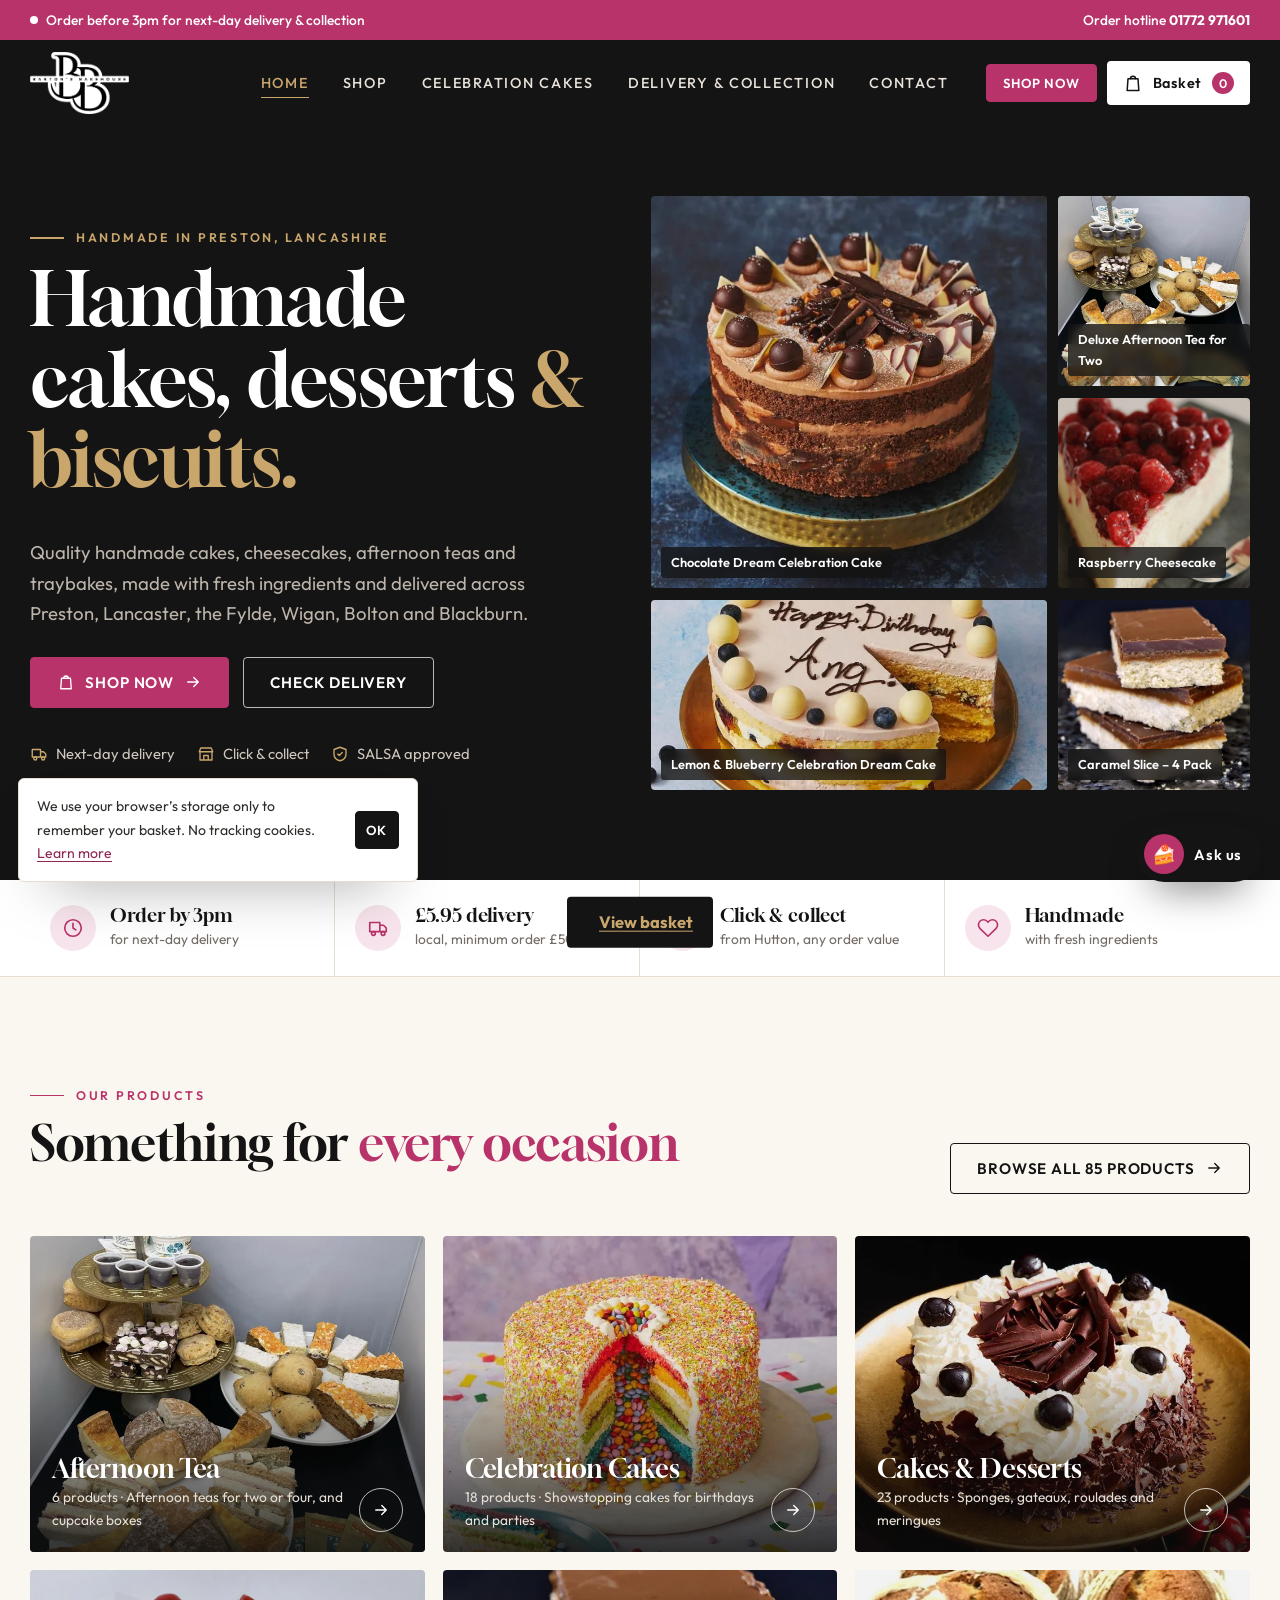
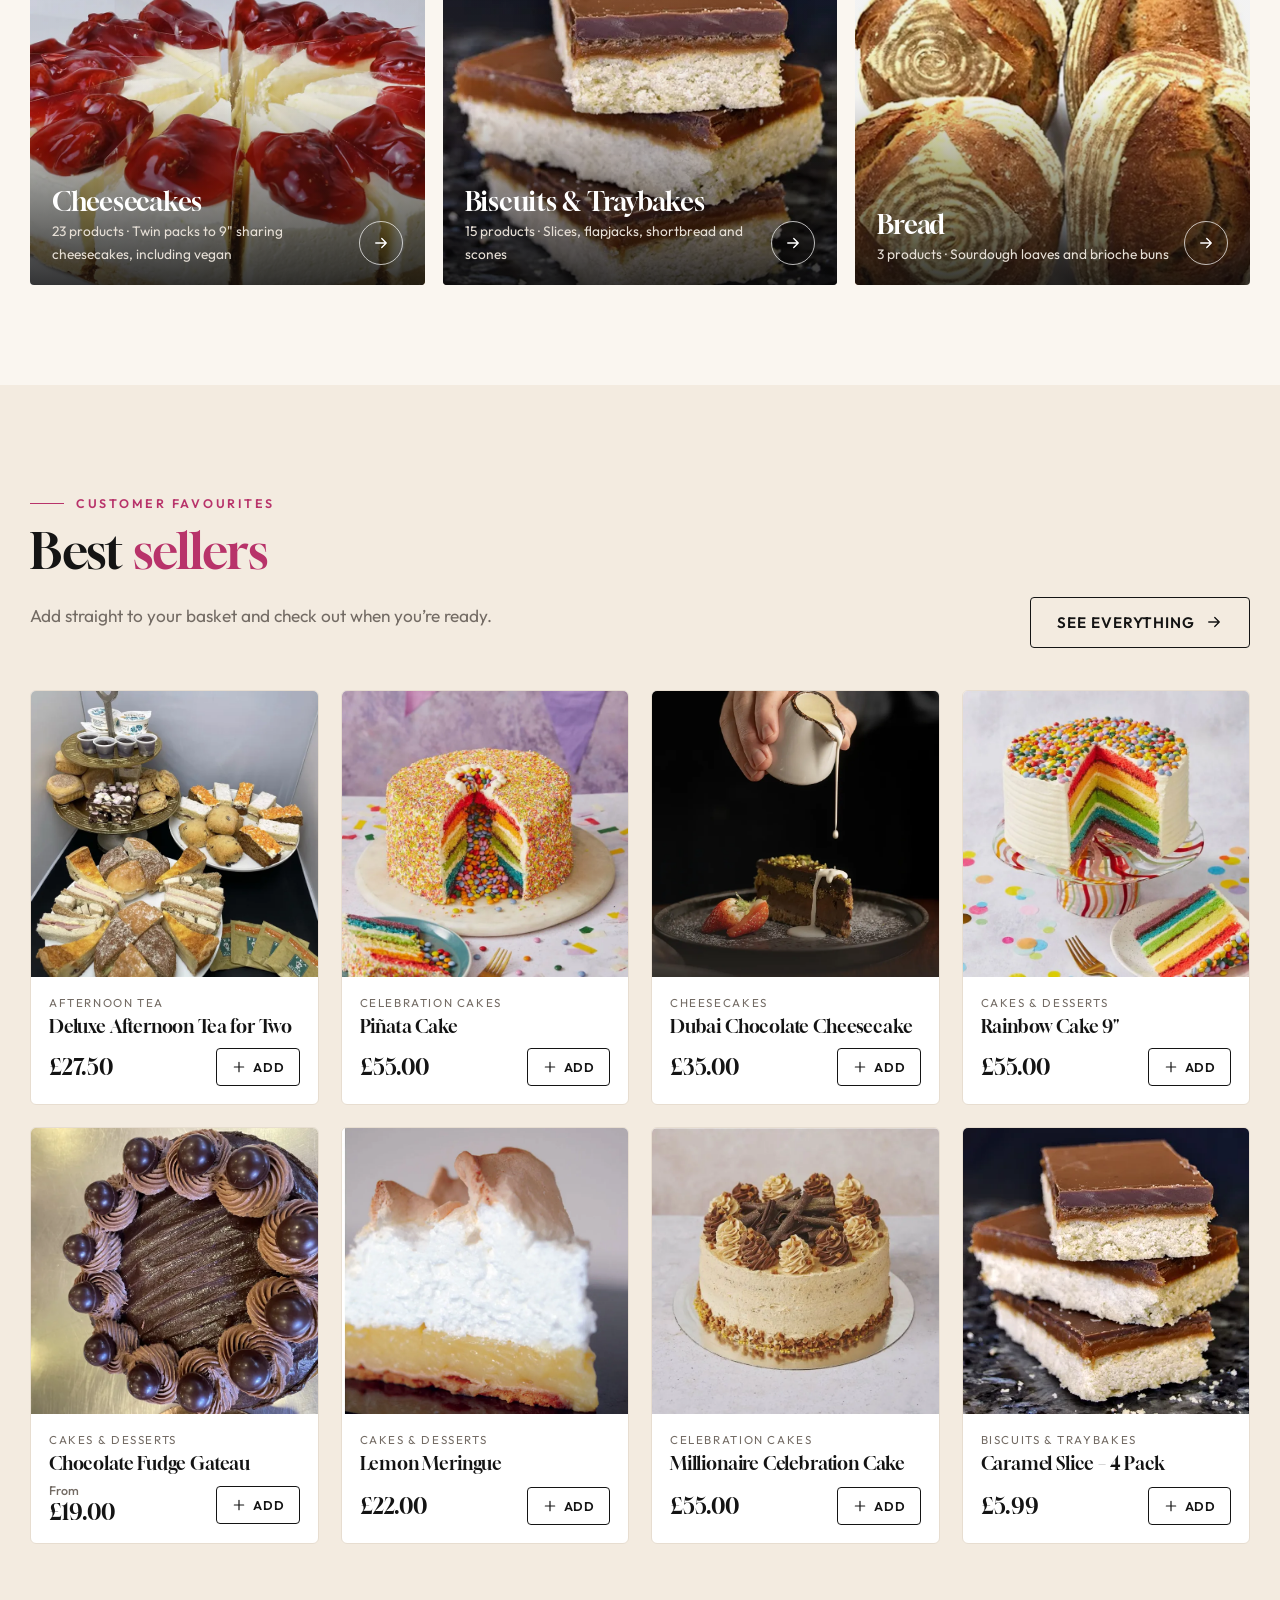
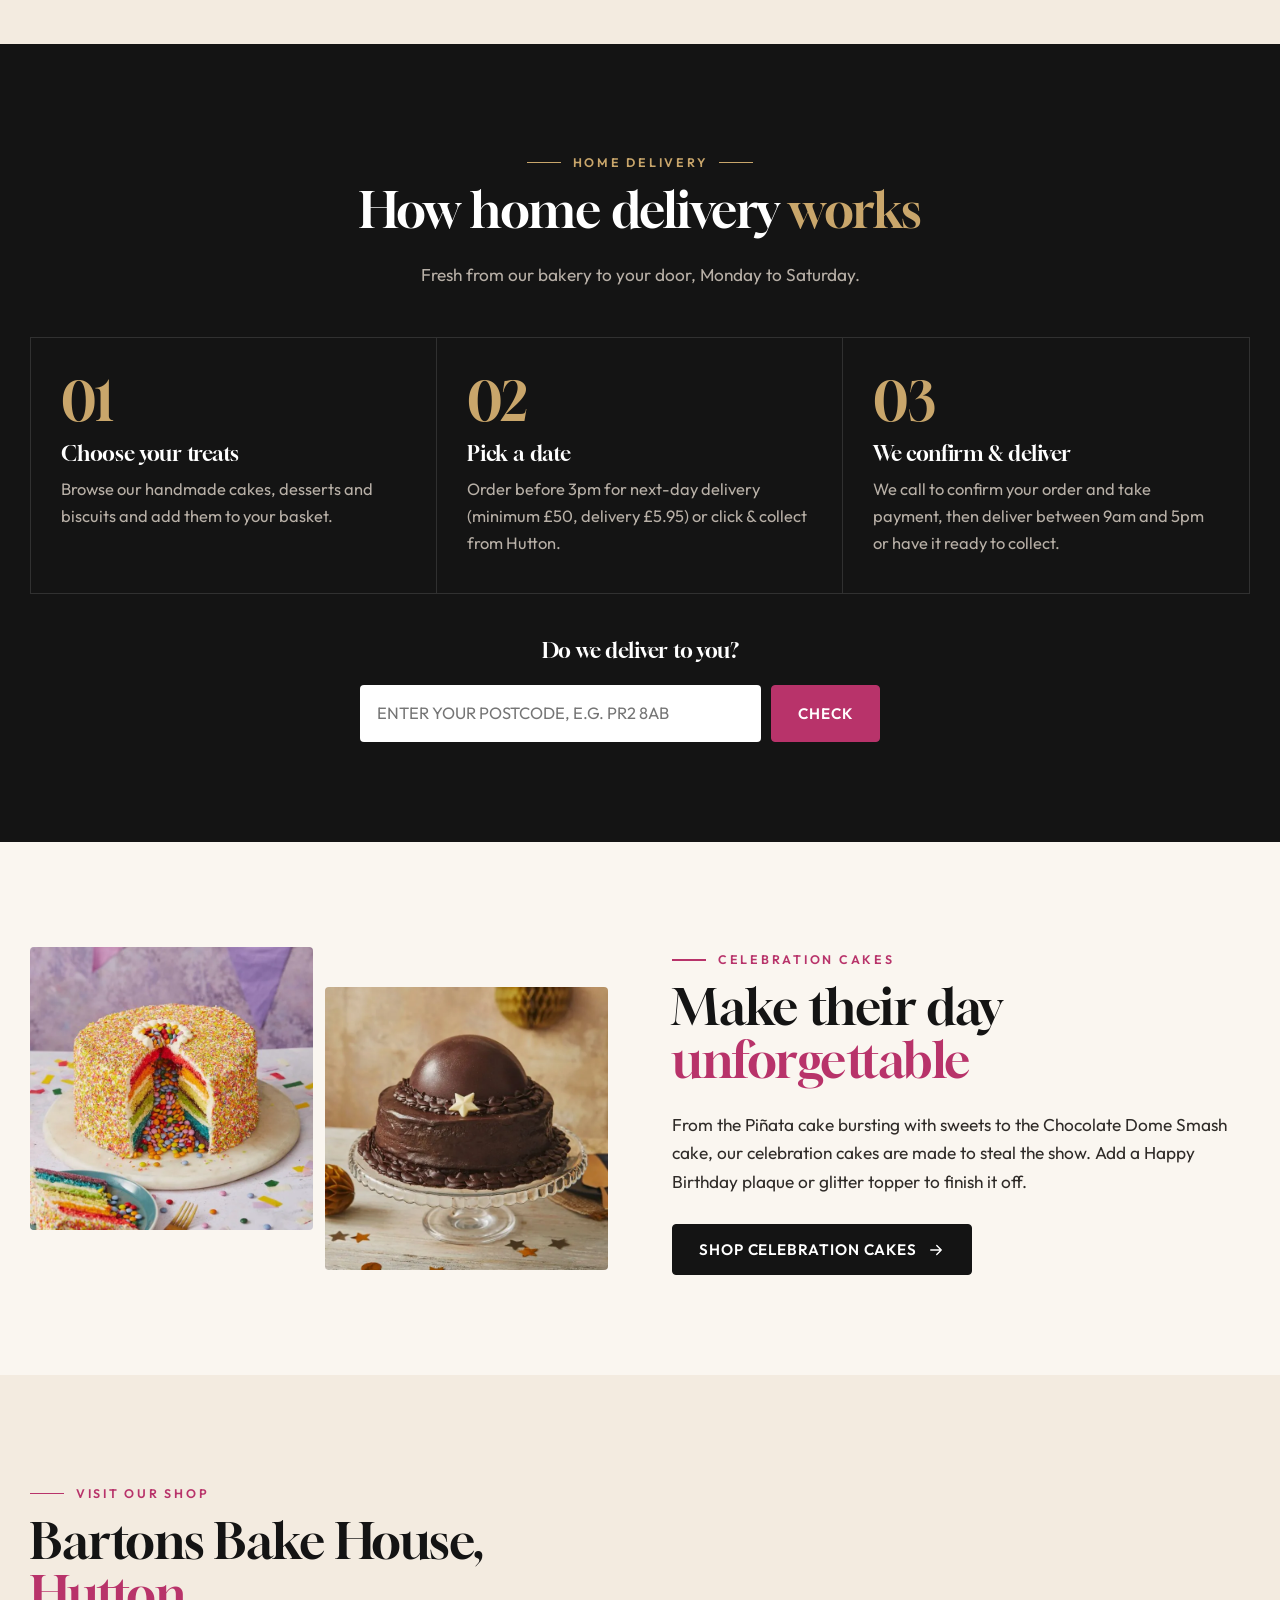
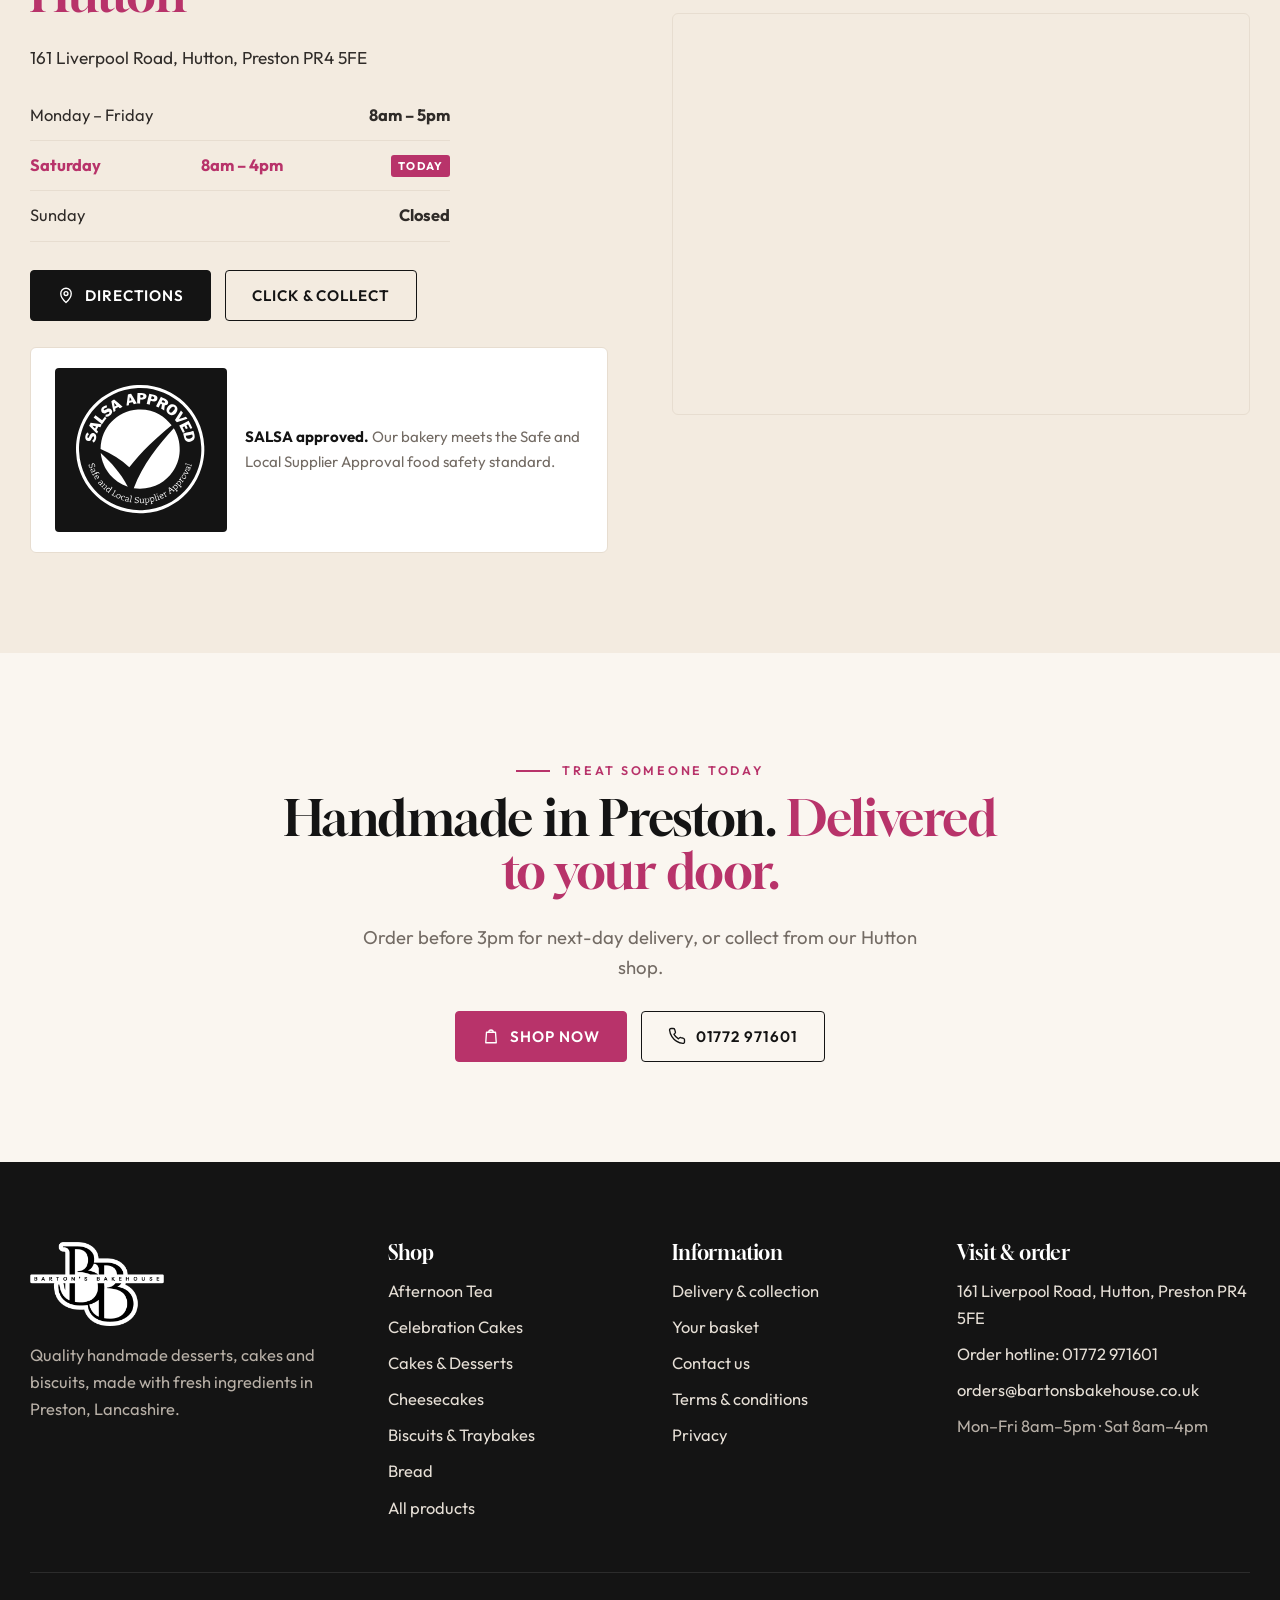
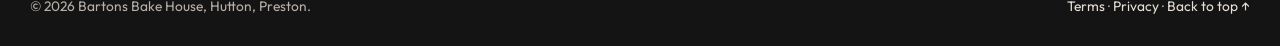
<file: bartons-bakehouse-WEBSITE (1)/index.html>
<!doctype html>
<html lang="en-GB" class="no-js">
<head>
<meta charset="utf-8">
<meta name="viewport" content="width=device-width, initial-scale=1, viewport-fit=cover">
<title>Bartons Bake House | Handmade Cakes, Desserts &amp; Biscuits in Preston</title>
<meta name="description" content="Handmade cakes, cheesecakes, afternoon teas and traybakes from Hutton, Preston. Order online before 3pm for next-day delivery across Preston, Lancaster, the Fylde, Wigan, Bolton and Blackburn, or click &amp; collect.">
<link rel="canonical" href="https://bartonsbakehouses.co.uk/">
<meta name="theme-color" content="#141414">
<meta property="og:type" content="website">
<meta property="og:site_name" content="Bartons Bake House">
<meta property="og:title" content="Bartons Bake House | Handmade Cakes, Desserts &amp; Biscuits in Preston">
<meta property="og:description" content="Handmade cakes, cheesecakes, afternoon teas and traybakes from Hutton, Preston. Order online before 3pm for next-day delivery across Preston, Lancaster, the Fylde, Wigan, Bolton and Blackburn, or click &amp; collect.">
<meta property="og:url" content="https://bartonsbakehouses.co.uk/">
<meta property="og:image" content="https://bartonsbakehouses.co.uk/og-image.jpg">
<meta property="og:locale" content="en_GB">
<meta name="twitter:card" content="summary_large_image">
<link rel="icon" href="favicon.png" type="image/png">
<link rel="apple-touch-icon" href="favicon.png">
<link rel="manifest" href="site.webmanifest">
<link rel="preconnect" href="https://fonts.googleapis.com">
<link rel="preconnect" href="https://fonts.gstatic.com" crossorigin>
<link href="https://fonts.googleapis.com/css2?family=Gloock&family=Outfit:wght@300;400;500;600;700&display=swap" rel="stylesheet">
<link rel="stylesheet" href="styles.css">
<script type="application/ld+json">{"@context": "https://schema.org", "@type": "Bakery", "name": "Bartons Bake House", "url": "https://bartonsbakehouses.co.uk", "telephone": "+441772971601", "email": "orders@bartonsbakehouse.co.uk", "image": "https://bartonsbakehouses.co.uk/og-image.jpg", "logo": "https://bartonsbakehouses.co.uk/favicon.png", "priceRange": "£", "address": {"@type": "PostalAddress", "streetAddress": "161 Liverpool Road, Hutton", "addressLocality": "Preston", "postalCode": "PR4 5FE", "addressCountry": "GB"}, "openingHoursSpecification": [{"@type": "OpeningHoursSpecification", "dayOfWeek": ["Monday", "Tuesday", "Wednesday", "Thursday", "Friday"], "opens": "08:00", "closes": "17:00"}, {"@type": "OpeningHoursSpecification", "dayOfWeek": "Saturday", "opens": "08:00", "closes": "16:00"}], "areaServed": ["Preston", "Lancaster", "Blackpool & the Fylde", "Wigan", "Bolton", "Blackburn, Darwen & Clitheroe"], "hasMap": "https://www.google.com/maps/search/?api=1&query=Bartons%20Bake%20House%2C%20161%20Liverpool%20Road%2C%20Hutton%2C%20Preston%20PR4%205FE"}</script>
<script defer src="site-config.js"></script>
<script defer src="main.js"></script>
<script defer src="chatbot.js"></script>
</head>
<body>
<a class="skip" href="#main">Skip to content</a>
<div class="topbar"><div class="wrap"><span class="cut">Order before 3pm for next-day delivery &amp; collection</span><span class="hide-s">Order hotline <a href="tel:+441772971601">01772 971601</a></span></div></div>
<header class="hdr">
  <div class="wrap hdr-in">
    <a class="logo" href="index.html" aria-label="Bartons Bake House home"><img src="bb-logo-light.png" alt="Bartons Bake House" width="468" height="294"></a>
    <nav class="nav" id="nav" aria-label="Main"><ul><li><a href="index.html" aria-current="page">Home</a></li><li><a href="shop.html">Shop</a></li><li><a href="shop.html?cat=celebration-cakes">Celebration Cakes</a></li><li><a href="delivery.html">Delivery & Collection</a></li><li><a href="contact.html">Contact</a></li>
      <li class="m-only"><a class="btn btn-rasp btn-block" href="shop.html"><svg viewBox="0 0 24 24" fill="none" stroke="currentColor" stroke-width="1.8" stroke-linecap="round" stroke-linejoin="round" aria-hidden="true"><path d="M6 7h12l1 14H5z"/><path d="M9 7a3 3 0 0 1 6 0"/></svg> Shop now</a></li>
      <li class="m-only"><a class="btn btn-light btn-block" href="tel:+441772971601"><svg viewBox="0 0 24 24" fill="none" stroke="currentColor" stroke-width="1.8" stroke-linecap="round" stroke-linejoin="round" aria-hidden="true"><path d="M22 16.9v3a2 2 0 0 1-2.2 2 19.8 19.8 0 0 1-8.6-3.1 19.5 19.5 0 0 1-6-6A19.8 19.8 0 0 1 2.1 4.2 2 2 0 0 1 4.1 2h3a2 2 0 0 1 2 1.7c.1.9.4 1.8.7 2.7a2 2 0 0 1-.5 2.1L8 9.8a16 16 0 0 0 6 6l1.3-1.3a2 2 0 0 1 2.1-.4c.9.3 1.8.6 2.7.7a2 2 0 0 1 1.7 2z"/></svg> 01772 971601</a></li></ul></nav>
    <div class="hdr-cta">
      <a class="btn btn-rasp btn-sm" href="shop.html">Shop now</a>
      <a class="cart-btn" href="order.html" aria-label="Basket"><svg viewBox="0 0 24 24" fill="none" stroke="currentColor" stroke-width="1.8" stroke-linecap="round" stroke-linejoin="round" aria-hidden="true"><path d="M6 7h12l1 14H5z"/><path d="M9 7a3 3 0 0 1 6 0"/></svg><span class="lbl">Basket</span><span class="count">0</span></a>
      <button class="burger" aria-label="Open menu" aria-expanded="false" aria-controls="nav"><span></span><span></span><span></span></button>
    </div>
  </div>
</header>
<main id="main">

<section class="hero"><div class="wrap hero-in">
  <div class="load">
    <span class="eyebrow" style="color:var(--gold)">Handmade in Preston, Lancashire</span>
    <h1>Handmade cakes, desserts <i>&amp; biscuits.</i></h1>
    <p class="lead">Quality handmade cakes, cheesecakes, afternoon teas and traybakes, made with fresh ingredients and delivered across Preston, Lancaster, the Fylde, Wigan, Bolton and Blackburn.</p>
    <div class="btn-row"><a class="btn btn-rasp" href="shop.html"><svg viewBox="0 0 24 24" fill="none" stroke="currentColor" stroke-width="1.8" stroke-linecap="round" stroke-linejoin="round" aria-hidden="true"><path d="M6 7h12l1 14H5z"/><path d="M9 7a3 3 0 0 1 6 0"/></svg> Shop now <svg class="arr" viewBox="0 0 24 24" fill="none" stroke="currentColor" stroke-width="1.8" stroke-linecap="round" stroke-linejoin="round" aria-hidden="true"><path d="M5 12h14M13 6l6 6-6 6"/></svg></a><a class="btn btn-light" href="delivery.html">Check delivery</a></div>
    <div class="badges"><span><svg viewBox="0 0 24 24" fill="none" stroke="currentColor" stroke-width="1.8" stroke-linecap="round" stroke-linejoin="round" aria-hidden="true"><path d="M3 6h11v10H3zM14 9h4l3 3v4h-7"/><circle cx="7" cy="18" r="2"/><circle cx="17.5" cy="18" r="2"/></svg> Next-day delivery</span><span><svg viewBox="0 0 24 24" fill="none" stroke="currentColor" stroke-width="1.8" stroke-linecap="round" stroke-linejoin="round" aria-hidden="true"><path d="M3 9 5 4h14l2 5M4 9v11h16V9M3 9h18M9 20v-6h6v6"/></svg> Click &amp; collect</span><span><svg viewBox="0 0 24 24" fill="none" stroke="currentColor" stroke-width="1.8" stroke-linecap="round" stroke-linejoin="round" aria-hidden="true"><path d="M12 3 4 6v6c0 5 3.5 8 8 9 4.5-1 8-4 8-9V6z"/><path d="m9 12 2 2 4-4"/></svg> SALSA approved</span></div>
  </div>
  <div class="mosaic load"><div class="m1"><img src="p-chocolate-dream-celebration-cake.webp" alt="Chocolate Dream Celebration Cake" fetchpriority=high><span class="price">Chocolate Dream Celebration Cake</span></div><div class="m2"><img src="p-deluxe-afternoon-tea-for-two.webp" alt="Deluxe Afternoon Tea for Two" loading=lazy><span class="price">Deluxe Afternoon Tea for Two</span></div><div class="m3"><img src="p-raspberry-cheesecake.webp" alt="Raspberry Cheesecake" loading=lazy><span class="price">Raspberry Cheesecake</span></div><div class="m4"><img src="p-lemon-blueberry-celebration-dream-cake.webp" alt="Lemon &amp; Blueberry Celebration Dream Cake" loading=lazy><span class="price">Lemon &amp; Blueberry Celebration Dream Cake</span></div><div class="m5"><img src="p-caramel-slice-4-pack.webp" alt="Caramel Slice – 4 Pack" loading=lazy><span class="price">Caramel Slice – 4 Pack</span></div></div>
</div></section>
<section class="strip"><div class="wrap">
  <div class="it"><i><svg viewBox="0 0 24 24" fill="none" stroke="currentColor" stroke-width="1.8" stroke-linecap="round" stroke-linejoin="round" aria-hidden="true"><circle cx="12" cy="12" r="9"/><path d="M12 7v5l3 2"/></svg></i><div><b>Order by 3pm</b><small>for next-day delivery</small></div></div>
  <div class="it"><i><svg viewBox="0 0 24 24" fill="none" stroke="currentColor" stroke-width="1.8" stroke-linecap="round" stroke-linejoin="round" aria-hidden="true"><path d="M3 6h11v10H3zM14 9h4l3 3v4h-7"/><circle cx="7" cy="18" r="2"/><circle cx="17.5" cy="18" r="2"/></svg></i><div><b>£5.95 delivery</b><small>local, minimum order £50</small></div></div>
  <div class="it"><i><svg viewBox="0 0 24 24" fill="none" stroke="currentColor" stroke-width="1.8" stroke-linecap="round" stroke-linejoin="round" aria-hidden="true"><path d="M3 9 5 4h14l2 5M4 9v11h16V9M3 9h18M9 20v-6h6v6"/></svg></i><div><b>Click &amp; collect</b><small>from Hutton, any order value</small></div></div>
  <div class="it"><i><svg viewBox="0 0 24 24" fill="none" stroke="currentColor" stroke-width="1.8" stroke-linecap="round" stroke-linejoin="round" aria-hidden="true"><path d="M20.8 4.6a5.5 5.5 0 0 0-7.8 0L12 5.7l-1-1.1a5.5 5.5 0 0 0-7.8 7.8l1 1.1L12 21l7.8-7.5 1-1.1a5.5 5.5 0 0 0 0-7.8z"/></svg></i><div><b>Handmade</b><small>with fresh ingredients</small></div></div>
</div></section>

<section class="sec">
  <div class="wrap">
    <div class="head-row rv"><div class="head"><span class="eyebrow">Our products</span><h2>Something for <i>every occasion</i></h2></div><a class="btn btn-line" href="shop.html">Browse all 85 products <svg class="arr" viewBox="0 0 24 24" fill="none" stroke="currentColor" stroke-width="1.8" stroke-linecap="round" stroke-linejoin="round" aria-hidden="true"><path d="M5 12h14M13 6l6 6-6 6"/></svg></a></div>
    <div class="cats"><a class="cat rv d1" href="shop.html?cat=afternoon-tea"><img src="p-deluxe-afternoon-tea-for-two.webp" alt="" loading="lazy"><div class="t"><div><h3>Afternoon Tea</h3><small>6 products · Afternoon teas for two or four, and cupcake boxes</small></div><span class="go"><svg viewBox="0 0 24 24" fill="none" stroke="currentColor" stroke-width="1.8" stroke-linecap="round" stroke-linejoin="round" aria-hidden="true"><path d="M5 12h14M13 6l6 6-6 6"/></svg></span></div></a><a class="cat rv d2" href="shop.html?cat=celebration-cakes"><img src="p-pinata-cake.webp" alt="" loading="lazy"><div class="t"><div><h3>Celebration Cakes</h3><small>18 products · Showstopping cakes for birthdays and parties</small></div><span class="go"><svg viewBox="0 0 24 24" fill="none" stroke="currentColor" stroke-width="1.8" stroke-linecap="round" stroke-linejoin="round" aria-hidden="true"><path d="M5 12h14M13 6l6 6-6 6"/></svg></span></div></a><a class="cat rv d3" href="shop.html?cat=cakes-and-desserts"><img src="p-black-forest-gateau-700g.webp" alt="" loading="lazy"><div class="t"><div><h3>Cakes & Desserts</h3><small>23 products · Sponges, gateaux, roulades and meringues</small></div><span class="go"><svg viewBox="0 0 24 24" fill="none" stroke="currentColor" stroke-width="1.8" stroke-linecap="round" stroke-linejoin="round" aria-hidden="true"><path d="M5 12h14M13 6l6 6-6 6"/></svg></span></div></a><a class="cat rv d1" href="shop.html?cat=cheesecakes"><img src="p-strawberry-cheesecake.webp" alt="" loading="lazy"><div class="t"><div><h3>Cheesecakes</h3><small>23 products · Twin packs to 9" sharing cheesecakes, including vegan</small></div><span class="go"><svg viewBox="0 0 24 24" fill="none" stroke="currentColor" stroke-width="1.8" stroke-linecap="round" stroke-linejoin="round" aria-hidden="true"><path d="M5 12h14M13 6l6 6-6 6"/></svg></span></div></a><a class="cat rv d2" href="shop.html?cat=biscuits"><img src="p-caramel-slice-4-pack.webp" alt="" loading="lazy"><div class="t"><div><h3>Biscuits & Traybakes</h3><small>15 products · Slices, flapjacks, shortbread and scones</small></div><span class="go"><svg viewBox="0 0 24 24" fill="none" stroke="currentColor" stroke-width="1.8" stroke-linecap="round" stroke-linejoin="round" aria-hidden="true"><path d="M5 12h14M13 6l6 6-6 6"/></svg></span></div></a><a class="cat rv d3" href="shop.html?cat=bread"><img src="p-sourdough-loaf.webp" alt="" loading="lazy"><div class="t"><div><h3>Bread</h3><small>3 products · Sourdough loaves and brioche buns</small></div><span class="go"><svg viewBox="0 0 24 24" fill="none" stroke="currentColor" stroke-width="1.8" stroke-linecap="round" stroke-linejoin="round" aria-hidden="true"><path d="M5 12h14M13 6l6 6-6 6"/></svg></span></div></a></div>
  </div>
</section>

<section class="sec sec-cream">
  <div class="wrap">
    <div class="head-row rv"><div class="head"><span class="eyebrow">Customer favourites</span><h2>Best <i>sellers</i></h2><p>Add straight to your basket and check out when you’re ready.</p></div><a class="btn btn-line" href="shop.html">See everything <svg class="arr" viewBox="0 0 24 24" fill="none" stroke="currentColor" stroke-width="1.8" stroke-linecap="round" stroke-linejoin="round" aria-hidden="true"><path d="M5 12h14M13 6l6 6-6 6"/></svg></a></div>
    <div class="grid"><article class="pcard rv" data-cats="afternoon-tea" data-name="deluxe afternoon tea for two" data-price="27.5" data-i="0"><div class="ph"><img src="p-deluxe-afternoon-tea-for-two.webp" alt="Deluxe Afternoon Tea for Two" loading="lazy"></div><div class="bd"><span class="cn">Afternoon Tea</span><h3>Deluxe Afternoon Tea for Two</h3><div class="row"><span class="pr">£27.50</span><button class="add" type="button" data-id="deluxe-afternoon-tea-for-two" aria-label="Add Deluxe Afternoon Tea for Two to basket"><svg viewBox="0 0 24 24" fill="none" stroke="currentColor" stroke-width="1.8" stroke-linecap="round" stroke-linejoin="round" aria-hidden="true"><path d="M12 5v14M5 12h14"/></svg> Add</button></div></div></article><article class="pcard rv" data-cats="celebration-cakes" data-name="piñata cake" data-price="55.0" data-i="58"><div class="ph"><img src="p-pinata-cake.webp" alt="Piñata Cake" loading="lazy"></div><div class="bd"><span class="cn">Celebration Cakes</span><h3>Piñata Cake</h3><div class="row"><span class="pr">£55.00</span><button class="add" type="button" data-id="pinata-cake" aria-label="Add Piñata Cake to basket"><svg viewBox="0 0 24 24" fill="none" stroke="currentColor" stroke-width="1.8" stroke-linecap="round" stroke-linejoin="round" aria-hidden="true"><path d="M12 5v14M5 12h14"/></svg> Add</button></div></div></article><article class="pcard rv" data-cats="cheesecakes" data-name="dubai chocolate cheesecake" data-price="35.0" data-i="72"><div class="ph"><img src="p-dubai-chocolate-cheesecake.webp" alt="Dubai Chocolate Cheesecake" loading="lazy"></div><div class="bd"><span class="cn">Cheesecakes</span><h3>Dubai Chocolate Cheesecake</h3><div class="row"><span class="pr">£35.00</span><button class="add" type="button" data-id="dubai-chocolate-cheesecake" aria-label="Add Dubai Chocolate Cheesecake to basket"><svg viewBox="0 0 24 24" fill="none" stroke="currentColor" stroke-width="1.8" stroke-linecap="round" stroke-linejoin="round" aria-hidden="true"><path d="M12 5v14M5 12h14"/></svg> Add</button></div></div></article><article class="pcard rv" data-cats="cakes-and-desserts celebration-cakes" data-name="rainbow cake 9&#x27;&#x27;" data-price="55.0" data-i="44"><div class="ph"><img src="p-rainbow-cake-9.webp" alt="Rainbow Cake 9&#x27;&#x27;" loading="lazy"></div><div class="bd"><span class="cn">Cakes & Desserts</span><h3>Rainbow Cake 9&#x27;&#x27;</h3><div class="row"><span class="pr">£55.00</span><button class="add" type="button" data-id="rainbow-cake-9" aria-label="Add Rainbow Cake 9&#x27;&#x27; to basket"><svg viewBox="0 0 24 24" fill="none" stroke="currentColor" stroke-width="1.8" stroke-linecap="round" stroke-linejoin="round" aria-hidden="true"><path d="M12 5v14M5 12h14"/></svg> Add</button></div></div></article><article class="pcard rv" data-cats="cakes-and-desserts" data-name="chocolate fudge gateau" data-price="19.0" data-i="28"><div class="ph"><img src="p-chocolate-fudge-gateau.webp" alt="Chocolate Fudge Gateau" loading="lazy"></div><div class="bd"><span class="cn">Cakes & Desserts</span><h3>Chocolate Fudge Gateau</h3><div class="row"><span class="pr"><small>From</small>£19.00</span><button class="add" type="button" data-id="chocolate-fudge-gateau" aria-label="Add Chocolate Fudge Gateau to basket"><svg viewBox="0 0 24 24" fill="none" stroke="currentColor" stroke-width="1.8" stroke-linecap="round" stroke-linejoin="round" aria-hidden="true"><path d="M12 5v14M5 12h14"/></svg> Add</button></div></div></article><article class="pcard rv" data-cats="cakes-and-desserts" data-name="lemon meringue" data-price="22.0" data-i="39"><div class="ph"><img src="p-lemon-meringue.webp" alt="Lemon Meringue" loading="lazy"></div><div class="bd"><span class="cn">Cakes & Desserts</span><h3>Lemon Meringue</h3><div class="row"><span class="pr">£22.00</span><button class="add" type="button" data-id="lemon-meringue" aria-label="Add Lemon Meringue to basket"><svg viewBox="0 0 24 24" fill="none" stroke="currentColor" stroke-width="1.8" stroke-linecap="round" stroke-linejoin="round" aria-hidden="true"><path d="M12 5v14M5 12h14"/></svg> Add</button></div></div></article><article class="pcard rv" data-cats="celebration-cakes" data-name="millionaire celebration cake" data-price="55.0" data-i="56"><div class="ph"><img src="p-millionaire-celebration-cake.webp" alt="Millionaire Celebration Cake" loading="lazy"></div><div class="bd"><span class="cn">Celebration Cakes</span><h3>Millionaire Celebration Cake</h3><div class="row"><span class="pr">£55.00</span><button class="add" type="button" data-id="millionaire-celebration-cake" aria-label="Add Millionaire Celebration Cake to basket"><svg viewBox="0 0 24 24" fill="none" stroke="currentColor" stroke-width="1.8" stroke-linecap="round" stroke-linejoin="round" aria-hidden="true"><path d="M12 5v14M5 12h14"/></svg> Add</button></div></div></article><article class="pcard rv" data-cats="biscuits" data-name="caramel slice – 4 pack" data-price="5.99" data-i="11"><div class="ph"><img src="p-caramel-slice-4-pack.webp" alt="Caramel Slice – 4 Pack" loading="lazy"></div><div class="bd"><span class="cn">Biscuits & Traybakes</span><h3>Caramel Slice – 4 Pack</h3><div class="row"><span class="pr">£5.99</span><button class="add" type="button" data-id="caramel-slice-4-pack" aria-label="Add Caramel Slice – 4 Pack to basket"><svg viewBox="0 0 24 24" fill="none" stroke="currentColor" stroke-width="1.8" stroke-linecap="round" stroke-linejoin="round" aria-hidden="true"><path d="M12 5v14M5 12h14"/></svg> Add</button></div></div></article></div>
  </div>
</section>

<section class="sec sec-ink">
  <div class="wrap">
    <div class="head center rv"><span class="eyebrow">Home delivery</span><h2>How home delivery <i>works</i></h2><p>Fresh from our bakery to your door, Monday to Saturday.</p></div>
    <div class="steps">
      <div class="step rv d1"><span class="n">01</span><h3>Choose your treats</h3><p>Browse our handmade cakes, desserts and biscuits and add them to your basket.</p></div>
      <div class="step rv d2"><span class="n">02</span><h3>Pick a date</h3><p>Order before 3pm for next-day delivery (minimum £50, delivery £5.95) or click &amp; collect from Hutton.</p></div>
      <div class="step rv d3"><span class="n">03</span><h3>We confirm &amp; deliver</h3><p>We call to confirm your order and take payment, then deliver between 9am and 5pm or have it ready to collect.</p></div>
    </div>
    <div class="rv" style="max-width:560px;margin:46px auto 0;text-align:center"><h3>Do we deliver to you?</h3><form class="checker" id="pc-check" role="search"><label class="sr-only" for="pc-in">Your postcode</label><input id="pc-in" placeholder="Enter your postcode, e.g. PR2 8AB" autocomplete="postal-code" maxlength="8"><button class="btn btn-rasp" type="submit">Check</button></form><div class="pc-res" id="pc-out" role="status" aria-live="polite"></div></div>
  </div>
</section>

<section class="sec">
  <div class="wrap split">
    <div class="rv" style="display:grid;grid-template-columns:1fr 1fr;gap:12px">
      <img src="p-pinata-cake.webp" alt="Piñata cake" loading="lazy" style="border-radius:4px;aspect-ratio:1;object-fit:cover">
      <img src="p-chocolate-dome-smash-cake.webp" alt="Chocolate dome smash cake" loading="lazy" style="border-radius:4px;aspect-ratio:1;object-fit:cover;margin-top:40px">
    </div>
    <div class="rv d1"><span class="eyebrow">Celebration cakes</span><h2>Make their day <i>unforgettable</i></h2>
      <p style="font-size:1.08rem">From the Piñata cake bursting with sweets to the Chocolate Dome Smash cake, our celebration cakes are made to steal the show. Add a Happy Birthday plaque or glitter topper to finish it off.</p>
      <div class="btn-row"><a class="btn" href="shop.html?cat=celebration-cakes">Shop celebration cakes <svg class="arr" viewBox="0 0 24 24" fill="none" stroke="currentColor" stroke-width="1.8" stroke-linecap="round" stroke-linejoin="round" aria-hidden="true"><path d="M5 12h14M13 6l6 6-6 6"/></svg></a></div></div>
  </div>
</section>

<section class="sec sec-cream">
  <div class="wrap split">
    <div class="rv"><span class="eyebrow">Visit our shop</span><h2>Bartons Bake House, <i>Hutton</i></h2>
      <p style="font-size:1.08rem">161 Liverpool Road, Hutton, Preston PR4 5FE</p>
      <ul class="hours"><li data-days="1,2,3,4,5"><span>Monday – Friday</span><b>8am – 5pm</b></li><li data-days="6"><span>Saturday</span><b>8am – 4pm</b></li><li data-days="0"><span>Sunday</span><b>Closed</b></li></ul>
      <div class="btn-row"><a class="btn" href="https://www.google.com/maps/search/?api=1&query=Bartons%20Bake%20House%2C%20161%20Liverpool%20Road%2C%20Hutton%2C%20Preston%20PR4%205FE" target="_blank" rel="noopener"><svg viewBox="0 0 24 24" fill="none" stroke="currentColor" stroke-width="1.8" stroke-linecap="round" stroke-linejoin="round" aria-hidden="true"><path d="M12 22s7-6.2 7-12a7 7 0 0 0-14 0c0 5.8 7 12 7 12z"/><circle cx="12" cy="10" r="2.6"/></svg> Directions</a><a class="btn btn-line" href="order.html?method=collect">Click &amp; collect</a></div>
      <div class="salsa"><img src="[data-uri]" alt="SALSA approved" width="120" height="54"><p style="margin:0;color:var(--muted);font-size:.94rem"><b style="color:var(--ink)">SALSA approved.</b> Our bakery meets the Safe and Local Supplier Approval food safety standard.</p></div></div>
    <div class="map rv d1"><iframe title="Map of Bartons Bake House, Hutton, Preston" src="https://maps.google.com/maps?q=161%20Liverpool%20Road%2C%20Hutton%2C%20Preston%20PR4%205FE&amp;z=15&amp;output=embed" loading="lazy" referrerpolicy="no-referrer-when-downgrade" allowfullscreen></iframe></div>
  </div>
</section>
<section class="sec final"><div class="wrap rv"><span class="eyebrow">Treat someone today</span><h2>Handmade in Preston. <i>Delivered to your door.</i></h2>
  <p class="lead" style="margin:0 auto">Order before 3pm for next-day delivery, or collect from our Hutton shop.</p>
  <div class="btn-row"><a class="btn btn-rasp" href="shop.html"><svg viewBox="0 0 24 24" fill="none" stroke="currentColor" stroke-width="1.8" stroke-linecap="round" stroke-linejoin="round" aria-hidden="true"><path d="M6 7h12l1 14H5z"/><path d="M9 7a3 3 0 0 1 6 0"/></svg> Shop now</a><a class="btn btn-line" href="tel:+441772971601"><svg viewBox="0 0 24 24" fill="none" stroke="currentColor" stroke-width="1.8" stroke-linecap="round" stroke-linejoin="round" aria-hidden="true"><path d="M22 16.9v3a2 2 0 0 1-2.2 2 19.8 19.8 0 0 1-8.6-3.1 19.5 19.5 0 0 1-6-6A19.8 19.8 0 0 1 2.1 4.2 2 2 0 0 1 4.1 2h3a2 2 0 0 1 2 1.7c.1.9.4 1.8.7 2.7a2 2 0 0 1-.5 2.1L8 9.8a16 16 0 0 0 6 6l1.3-1.3a2 2 0 0 1 2.1-.4c.9.3 1.8.6 2.7.7a2 2 0 0 1 1.7 2z"/></svg> 01772 971601</a></div></div></section>
</main>
<footer class="foot">
  <div class="wrap foot-grid">
    <div><a class="logo" href="index.html"><img src="bb-logo-light.png" alt="Bartons Bake House" width="468" height="294"></a>
      <p>Quality handmade desserts, cakes and biscuits, made with fresh ingredients in Preston, Lancashire.</p></div>
    <div><h4>Shop</h4><ul><li><a href="shop.html?cat=afternoon-tea">Afternoon Tea</a></li><li><a href="shop.html?cat=celebration-cakes">Celebration Cakes</a></li><li><a href="shop.html?cat=cakes-and-desserts">Cakes & Desserts</a></li><li><a href="shop.html?cat=cheesecakes">Cheesecakes</a></li><li><a href="shop.html?cat=biscuits">Biscuits & Traybakes</a></li><li><a href="shop.html?cat=bread">Bread</a></li><li><a href="shop.html">All products</a></li></ul></div>
    <div><h4>Information</h4><ul><li><a href="delivery.html">Delivery &amp; collection</a></li><li><a href="order.html">Your basket</a></li><li><a href="contact.html">Contact us</a></li><li><a href="terms.html">Terms &amp; conditions</a></li><li><a href="privacy.html">Privacy</a></li></ul></div>
    <div><h4>Visit &amp; order</h4><ul>
      <li><a href="https://www.google.com/maps/search/?api=1&query=Bartons%20Bake%20House%2C%20161%20Liverpool%20Road%2C%20Hutton%2C%20Preston%20PR4%205FE" target="_blank" rel="noopener">161 Liverpool Road, Hutton, Preston PR4 5FE</a></li>
      <li><a href="tel:+441772971601">Order hotline: 01772 971601</a></li>
      <li><a href="mailto:orders@bartonsbakehouse.co.uk">orders@bartonsbakehouse.co.uk</a></li>
      <li>Mon–Fri 8am–5pm · Sat 8am–4pm</li></ul></div>
  </div>
  <div class="wrap foot-bottom"><span>© <span data-year>2026</span> Bartons Bake House, Hutton, Preston.</span><span><a href="terms.html">Terms</a> · <a href="privacy.html">Privacy</a> · <a href="#main">Back to top ↑</a></span></div>
</footer>
<aside class="drawer" aria-hidden="true" aria-label="Your basket">
  <div class="shade"></div>
  <div class="panel" role="dialog" aria-modal="true" aria-label="Your basket">
    <div class="dh"><h3>Your basket</h3><button class="x" type="button" aria-label="Close basket">✕</button></div>
    <div class="items"></div>
    <div class="df"><div class="tot"><span>Subtotal</span><b>£0.00</b></div><div class="mt"></div>
      <a class="btn btn-rasp btn-block" href="order.html">Checkout <svg class="arr" viewBox="0 0 24 24" fill="none" stroke="currentColor" stroke-width="1.8" stroke-linecap="round" stroke-linejoin="round" aria-hidden="true"><path d="M5 12h14M13 6l6 6-6 6"/></svg></a><button class="btn btn-line btn-block" type="button" onclick="document.querySelector('.drawer .x').click()" style="margin-top:10px">Keep shopping</button></div>
  </div>
</aside>
<div class="toast" role="status" aria-live="polite"><span></span><a href="#">View basket</a></div>
<div class="mbar"><a class="btn btn-line" href="tel:+441772971601"><svg viewBox="0 0 24 24" fill="none" stroke="currentColor" stroke-width="1.8" stroke-linecap="round" stroke-linejoin="round" aria-hidden="true"><path d="M22 16.9v3a2 2 0 0 1-2.2 2 19.8 19.8 0 0 1-8.6-3.1 19.5 19.5 0 0 1-6-6A19.8 19.8 0 0 1 2.1 4.2 2 2 0 0 1 4.1 2h3a2 2 0 0 1 2 1.7c.1.9.4 1.8.7 2.7a2 2 0 0 1-.5 2.1L8 9.8a16 16 0 0 0 6 6l1.3-1.3a2 2 0 0 1 2.1-.4c.9.3 1.8.6 2.7.7a2 2 0 0 1 1.7 2z"/></svg> Call</a><a class="btn btn-rasp" href="shop.html"><svg viewBox="0 0 24 24" fill="none" stroke="currentColor" stroke-width="1.8" stroke-linecap="round" stroke-linejoin="round" aria-hidden="true"><path d="M6 7h12l1 14H5z"/><path d="M9 7a3 3 0 0 1 6 0"/></svg> Shop</a></div>
<div class="cookie" hidden><p>We use your browser’s storage only to remember your basket. No tracking cookies. <a href="privacy.html">Learn more</a></p><button class="btn btn-sm" type="button">OK</button></div>
</body>
</html>
</file>
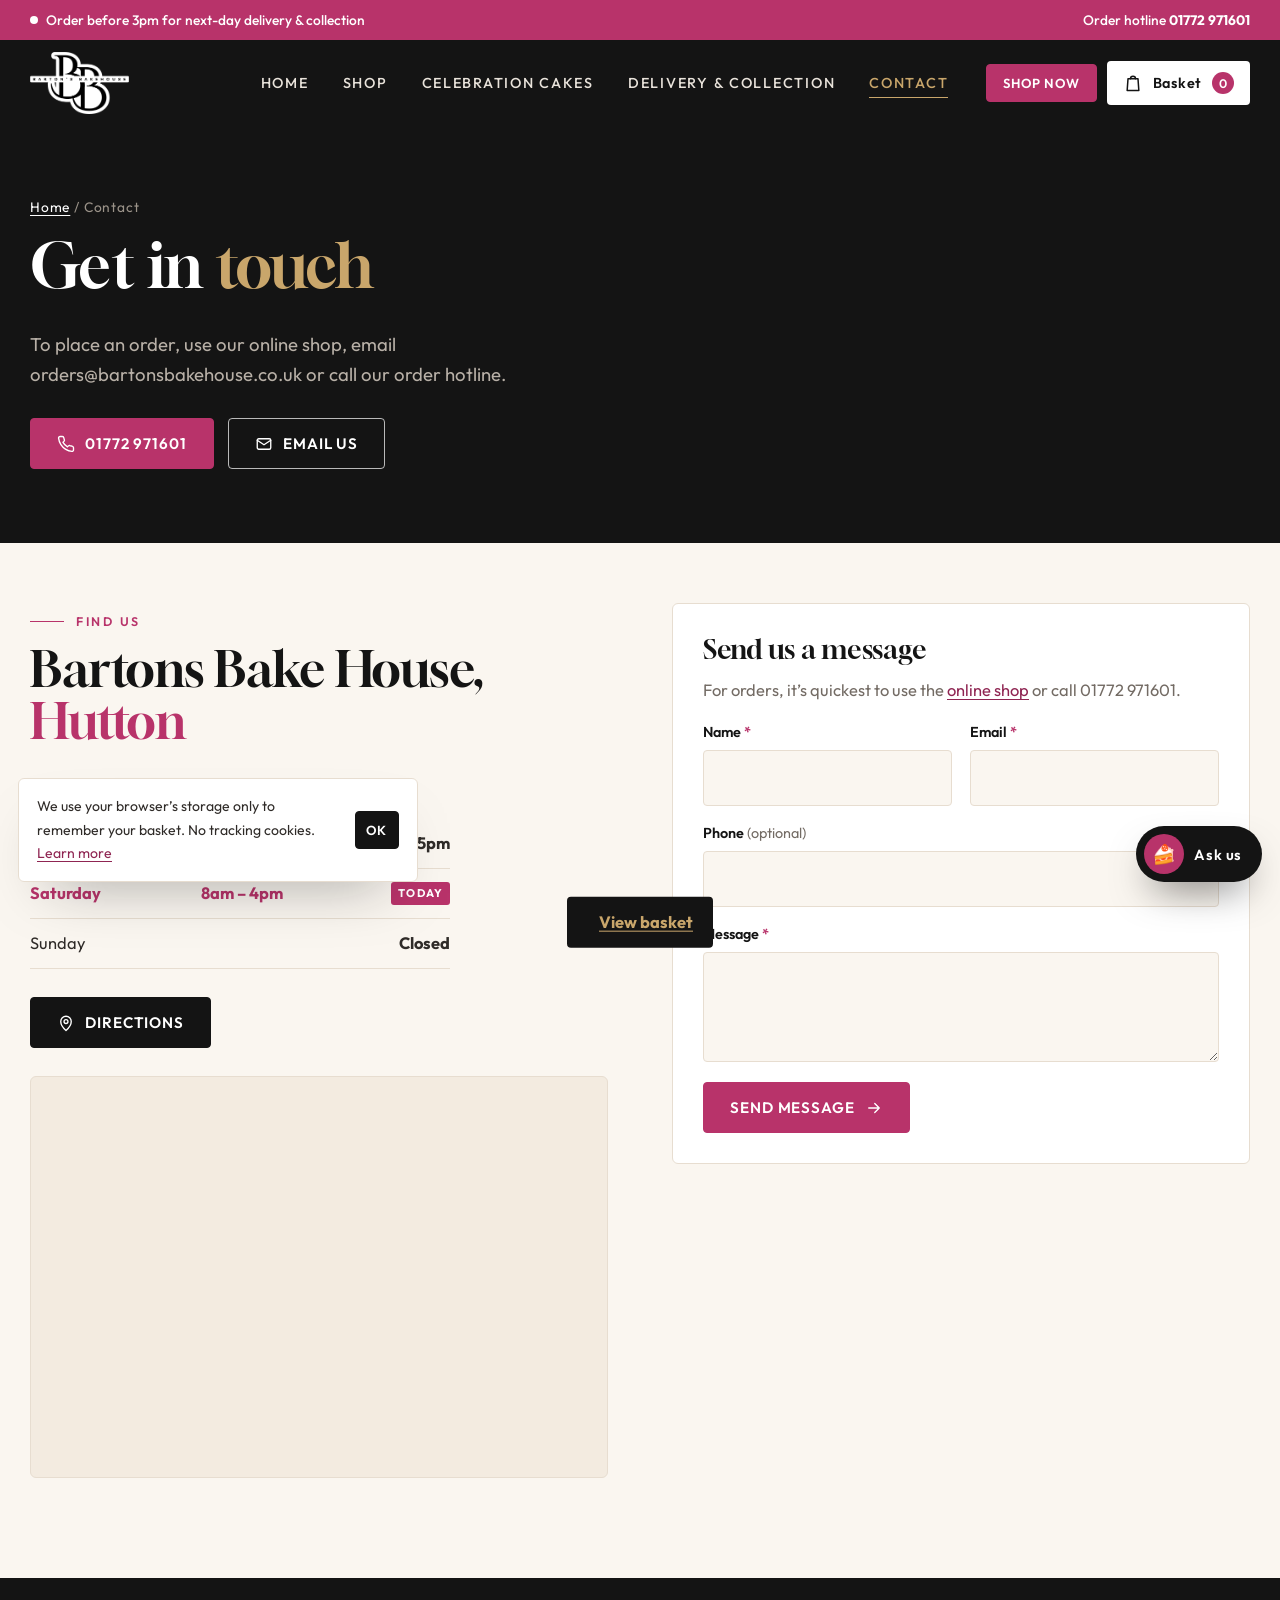
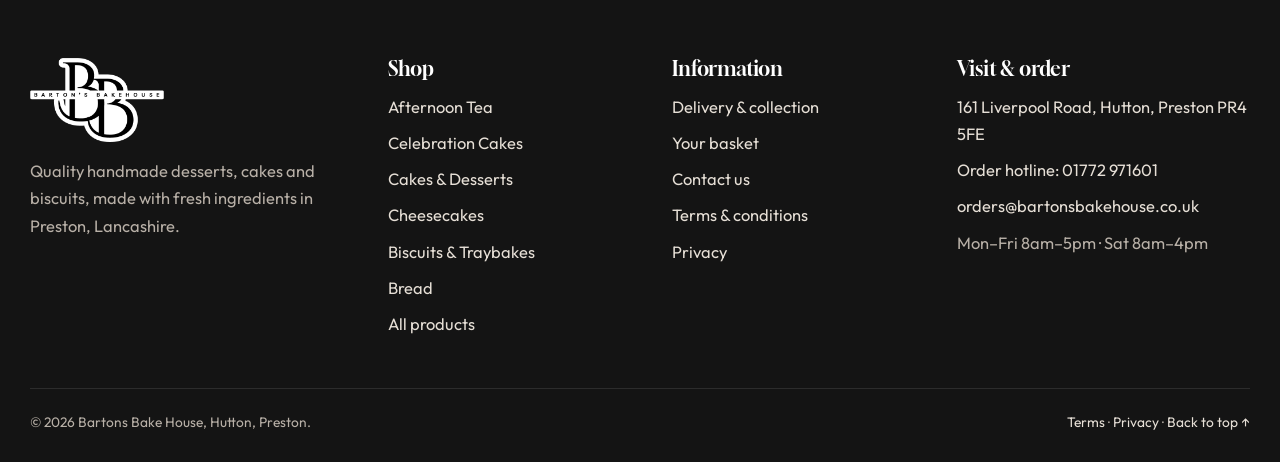
<file: bartons-bakehouse-WEBSITE (1)/contact.html>
<!doctype html>
<html lang="en-GB" class="no-js">
<head>
<meta charset="utf-8">
<meta name="viewport" content="width=device-width, initial-scale=1, viewport-fit=cover">
<title>Contact Bartons Bake House | Hutton, Preston | 01772 971601</title>
<meta name="description" content="Contact Bartons Bake House, 161 Liverpool Road, Hutton, Preston PR4 5FE. Order hotline 01772 971601, orders@bartonsbakehouse.co.uk. Open Mon–Fri 8–5, Sat 8–4.">
<link rel="canonical" href="https://bartonsbakehouses.co.uk/contact.html">
<meta name="theme-color" content="#141414">
<meta property="og:type" content="website">
<meta property="og:site_name" content="Bartons Bake House">
<meta property="og:title" content="Contact Bartons Bake House | Hutton, Preston | 01772 971601">
<meta property="og:description" content="Contact Bartons Bake House, 161 Liverpool Road, Hutton, Preston PR4 5FE. Order hotline 01772 971601, orders@bartonsbakehouse.co.uk. Open Mon–Fri 8–5, Sat 8–4.">
<meta property="og:url" content="https://bartonsbakehouses.co.uk/contact.html">
<meta property="og:image" content="https://bartonsbakehouses.co.uk/og-image.jpg">
<meta property="og:locale" content="en_GB">
<meta name="twitter:card" content="summary_large_image">
<link rel="icon" href="favicon.png" type="image/png">
<link rel="apple-touch-icon" href="favicon.png">
<link rel="manifest" href="site.webmanifest">
<link rel="preconnect" href="https://fonts.googleapis.com">
<link rel="preconnect" href="https://fonts.gstatic.com" crossorigin>
<link href="https://fonts.googleapis.com/css2?family=Gloock&family=Outfit:wght@300;400;500;600;700&display=swap" rel="stylesheet">
<link rel="stylesheet" href="styles.css">
<script type="application/ld+json">{"@context": "https://schema.org", "@type": "Bakery", "name": "Bartons Bake House", "url": "https://bartonsbakehouses.co.uk", "telephone": "+441772971601", "email": "orders@bartonsbakehouse.co.uk", "image": "https://bartonsbakehouses.co.uk/og-image.jpg", "logo": "https://bartonsbakehouses.co.uk/favicon.png", "priceRange": "£", "address": {"@type": "PostalAddress", "streetAddress": "161 Liverpool Road, Hutton", "addressLocality": "Preston", "postalCode": "PR4 5FE", "addressCountry": "GB"}, "openingHoursSpecification": [{"@type": "OpeningHoursSpecification", "dayOfWeek": ["Monday", "Tuesday", "Wednesday", "Thursday", "Friday"], "opens": "08:00", "closes": "17:00"}, {"@type": "OpeningHoursSpecification", "dayOfWeek": "Saturday", "opens": "08:00", "closes": "16:00"}], "areaServed": ["Preston", "Lancaster", "Blackpool & the Fylde", "Wigan", "Bolton", "Blackburn, Darwen & Clitheroe"], "hasMap": "https://www.google.com/maps/search/?api=1&query=Bartons%20Bake%20House%2C%20161%20Liverpool%20Road%2C%20Hutton%2C%20Preston%20PR4%205FE"}</script>
<script defer src="site-config.js"></script>
<script defer src="main.js"></script>
<script defer src="chatbot.js"></script>
</head>
<body>
<a class="skip" href="#main">Skip to content</a>
<div class="topbar"><div class="wrap"><span class="cut">Order before 3pm for next-day delivery &amp; collection</span><span class="hide-s">Order hotline <a href="tel:+441772971601">01772 971601</a></span></div></div>
<header class="hdr">
  <div class="wrap hdr-in">
    <a class="logo" href="index.html" aria-label="Bartons Bake House home"><img src="bb-logo-light.png" alt="Bartons Bake House" width="468" height="294"></a>
    <nav class="nav" id="nav" aria-label="Main"><ul><li><a href="index.html">Home</a></li><li><a href="shop.html">Shop</a></li><li><a href="shop.html?cat=celebration-cakes">Celebration Cakes</a></li><li><a href="delivery.html">Delivery & Collection</a></li><li><a href="contact.html" aria-current="page">Contact</a></li>
      <li class="m-only"><a class="btn btn-rasp btn-block" href="shop.html"><svg viewBox="0 0 24 24" fill="none" stroke="currentColor" stroke-width="1.8" stroke-linecap="round" stroke-linejoin="round" aria-hidden="true"><path d="M6 7h12l1 14H5z"/><path d="M9 7a3 3 0 0 1 6 0"/></svg> Shop now</a></li>
      <li class="m-only"><a class="btn btn-light btn-block" href="tel:+441772971601"><svg viewBox="0 0 24 24" fill="none" stroke="currentColor" stroke-width="1.8" stroke-linecap="round" stroke-linejoin="round" aria-hidden="true"><path d="M22 16.9v3a2 2 0 0 1-2.2 2 19.8 19.8 0 0 1-8.6-3.1 19.5 19.5 0 0 1-6-6A19.8 19.8 0 0 1 2.1 4.2 2 2 0 0 1 4.1 2h3a2 2 0 0 1 2 1.7c.1.9.4 1.8.7 2.7a2 2 0 0 1-.5 2.1L8 9.8a16 16 0 0 0 6 6l1.3-1.3a2 2 0 0 1 2.1-.4c.9.3 1.8.6 2.7.7a2 2 0 0 1 1.7 2z"/></svg> 01772 971601</a></li></ul></nav>
    <div class="hdr-cta">
      <a class="btn btn-rasp btn-sm" href="shop.html">Shop now</a>
      <a class="cart-btn" href="order.html" aria-label="Basket"><svg viewBox="0 0 24 24" fill="none" stroke="currentColor" stroke-width="1.8" stroke-linecap="round" stroke-linejoin="round" aria-hidden="true"><path d="M6 7h12l1 14H5z"/><path d="M9 7a3 3 0 0 1 6 0"/></svg><span class="lbl">Basket</span><span class="count">0</span></a>
      <button class="burger" aria-label="Open menu" aria-expanded="false" aria-controls="nav"><span></span><span></span><span></span></button>
    </div>
  </div>
</header>
<main id="main">
<section class="phero"><div class="wrap load"><div class="crumbs"><a href="index.html">Home</a> / Contact</div><h1>Get in <i>touch</i></h1><p class="lead">To place an order, use our online shop, email orders@bartonsbakehouse.co.uk or call our order hotline.</p><div class="btn-row"><a class="btn btn-rasp" href="tel:+441772971601"><svg viewBox="0 0 24 24" fill="none" stroke="currentColor" stroke-width="1.8" stroke-linecap="round" stroke-linejoin="round" aria-hidden="true"><path d="M22 16.9v3a2 2 0 0 1-2.2 2 19.8 19.8 0 0 1-8.6-3.1 19.5 19.5 0 0 1-6-6A19.8 19.8 0 0 1 2.1 4.2 2 2 0 0 1 4.1 2h3a2 2 0 0 1 2 1.7c.1.9.4 1.8.7 2.7a2 2 0 0 1-.5 2.1L8 9.8a16 16 0 0 0 6 6l1.3-1.3a2 2 0 0 1 2.1-.4c.9.3 1.8.6 2.7.7a2 2 0 0 1 1.7 2z"/></svg> 01772 971601</a><a class="btn btn-light" href="mailto:orders@bartonsbakehouse.co.uk"><svg viewBox="0 0 24 24" fill="none" stroke="currentColor" stroke-width="1.8" stroke-linecap="round" stroke-linejoin="round" aria-hidden="true"><rect x="3" y="5" width="18" height="14" rx="2"/><path d="m3 7 9 6 9-6"/></svg> Email us</a></div></div></section>
<section class="sec" style="padding-top:60px">
  <div class="wrap split" style="align-items:start">
    <div class="rv"><span class="eyebrow">Find us</span><h2>Bartons Bake House, <i>Hutton</i></h2><p style="font-size:1.08rem">161 Liverpool Road, Hutton, Preston PR4 5FE</p><ul class="hours"><li data-days="1,2,3,4,5"><span>Monday – Friday</span><b>8am – 5pm</b></li><li data-days="6"><span>Saturday</span><b>8am – 4pm</b></li><li data-days="0"><span>Sunday</span><b>Closed</b></li></ul>
      <div class="btn-row"><a class="btn" href="https://www.google.com/maps/search/?api=1&query=Bartons%20Bake%20House%2C%20161%20Liverpool%20Road%2C%20Hutton%2C%20Preston%20PR4%205FE" target="_blank" rel="noopener"><svg viewBox="0 0 24 24" fill="none" stroke="currentColor" stroke-width="1.8" stroke-linecap="round" stroke-linejoin="round" aria-hidden="true"><path d="M12 22s7-6.2 7-12a7 7 0 0 0-14 0c0 5.8 7 12 7 12z"/><circle cx="12" cy="10" r="2.6"/></svg> Directions</a></div>
      <div class="map" style="margin-top:28px"><iframe title="Map of Bartons Bake House" src="https://maps.google.com/maps?q=161%20Liverpool%20Road%2C%20Hutton%2C%20Preston%20PR4%205FE&amp;z=15&amp;output=embed" loading="lazy" referrerpolicy="no-referrer-when-downgrade" allowfullscreen></iframe></div></div>
    <div class="box rv d1"><h2>Send us a message</h2><p style="color:var(--muted)">For orders, it’s quickest to use the <a href="shop.html">online shop</a> or call 01772 971601.</p>
      <form id="contact-form" data-send="Website enquiry" novalidate><div class="fgrid">
        <div class="f"><label for="c-name">Name <span class="req">*</span></label><input id="c-name" name="name" required autocomplete="name" maxlength="80"><span class="err" role="alert"></span></div>
        <div class="f"><label for="c-email">Email <span class="req">*</span></label><input id="c-email" name="email" type="email" required autocomplete="email" maxlength="120"><span class="err" role="alert"></span></div>
        <div class="f full"><label for="c-phone">Phone <span class="opt">(optional)</span></label><input id="c-phone" name="phone" type="tel" autocomplete="tel" maxlength="20"></div>
        <div class="f full"><label for="c-msg">Message <span class="req">*</span></label><textarea id="c-msg" name="message" required maxlength="2000"></textarea><span class="err" role="alert"></span></div>
        <div class="hp" aria-hidden="true"><label for="c-honey">Leave this empty</label><input id="c-honey" name="_honey" tabindex="-1" autocomplete="off"></div></div>
        <button class="btn btn-rasp" type="submit" style="margin-top:20px"><span class="spinner" aria-hidden="true"></span>Send message <svg class="arr" viewBox="0 0 24 24" fill="none" stroke="currentColor" stroke-width="1.8" stroke-linecap="round" stroke-linejoin="round" aria-hidden="true"><path d="M5 12h14M13 6l6 6-6 6"/></svg></button><div class="status" role="status" aria-live="polite"></div></form></div>
  </div>
</section>
</main>
<footer class="foot">
  <div class="wrap foot-grid">
    <div><a class="logo" href="index.html"><img src="bb-logo-light.png" alt="Bartons Bake House" width="468" height="294"></a>
      <p>Quality handmade desserts, cakes and biscuits, made with fresh ingredients in Preston, Lancashire.</p></div>
    <div><h4>Shop</h4><ul><li><a href="shop.html?cat=afternoon-tea">Afternoon Tea</a></li><li><a href="shop.html?cat=celebration-cakes">Celebration Cakes</a></li><li><a href="shop.html?cat=cakes-and-desserts">Cakes & Desserts</a></li><li><a href="shop.html?cat=cheesecakes">Cheesecakes</a></li><li><a href="shop.html?cat=biscuits">Biscuits & Traybakes</a></li><li><a href="shop.html?cat=bread">Bread</a></li><li><a href="shop.html">All products</a></li></ul></div>
    <div><h4>Information</h4><ul><li><a href="delivery.html">Delivery &amp; collection</a></li><li><a href="order.html">Your basket</a></li><li><a href="contact.html">Contact us</a></li><li><a href="terms.html">Terms &amp; conditions</a></li><li><a href="privacy.html">Privacy</a></li></ul></div>
    <div><h4>Visit &amp; order</h4><ul>
      <li><a href="https://www.google.com/maps/search/?api=1&query=Bartons%20Bake%20House%2C%20161%20Liverpool%20Road%2C%20Hutton%2C%20Preston%20PR4%205FE" target="_blank" rel="noopener">161 Liverpool Road, Hutton, Preston PR4 5FE</a></li>
      <li><a href="tel:+441772971601">Order hotline: 01772 971601</a></li>
      <li><a href="mailto:orders@bartonsbakehouse.co.uk">orders@bartonsbakehouse.co.uk</a></li>
      <li>Mon–Fri 8am–5pm · Sat 8am–4pm</li></ul></div>
  </div>
  <div class="wrap foot-bottom"><span>© <span data-year>2026</span> Bartons Bake House, Hutton, Preston.</span><span><a href="terms.html">Terms</a> · <a href="privacy.html">Privacy</a> · <a href="#main">Back to top ↑</a></span></div>
</footer>
<aside class="drawer" aria-hidden="true" aria-label="Your basket">
  <div class="shade"></div>
  <div class="panel" role="dialog" aria-modal="true" aria-label="Your basket">
    <div class="dh"><h3>Your basket</h3><button class="x" type="button" aria-label="Close basket">✕</button></div>
    <div class="items"></div>
    <div class="df"><div class="tot"><span>Subtotal</span><b>£0.00</b></div><div class="mt"></div>
      <a class="btn btn-rasp btn-block" href="order.html">Checkout <svg class="arr" viewBox="0 0 24 24" fill="none" stroke="currentColor" stroke-width="1.8" stroke-linecap="round" stroke-linejoin="round" aria-hidden="true"><path d="M5 12h14M13 6l6 6-6 6"/></svg></a><button class="btn btn-line btn-block" type="button" onclick="document.querySelector('.drawer .x').click()" style="margin-top:10px">Keep shopping</button></div>
  </div>
</aside>
<div class="toast" role="status" aria-live="polite"><span></span><a href="#">View basket</a></div>
<div class="mbar"><a class="btn btn-line" href="tel:+441772971601"><svg viewBox="0 0 24 24" fill="none" stroke="currentColor" stroke-width="1.8" stroke-linecap="round" stroke-linejoin="round" aria-hidden="true"><path d="M22 16.9v3a2 2 0 0 1-2.2 2 19.8 19.8 0 0 1-8.6-3.1 19.5 19.5 0 0 1-6-6A19.8 19.8 0 0 1 2.1 4.2 2 2 0 0 1 4.1 2h3a2 2 0 0 1 2 1.7c.1.9.4 1.8.7 2.7a2 2 0 0 1-.5 2.1L8 9.8a16 16 0 0 0 6 6l1.3-1.3a2 2 0 0 1 2.1-.4c.9.3 1.8.6 2.7.7a2 2 0 0 1 1.7 2z"/></svg> Call</a><a class="btn btn-rasp" href="shop.html"><svg viewBox="0 0 24 24" fill="none" stroke="currentColor" stroke-width="1.8" stroke-linecap="round" stroke-linejoin="round" aria-hidden="true"><path d="M6 7h12l1 14H5z"/><path d="M9 7a3 3 0 0 1 6 0"/></svg> Shop</a></div>
<div class="cookie" hidden><p>We use your browser’s storage only to remember your basket. No tracking cookies. <a href="privacy.html">Learn more</a></p><button class="btn btn-sm" type="button">OK</button></div>
</body>
</html>
</file>
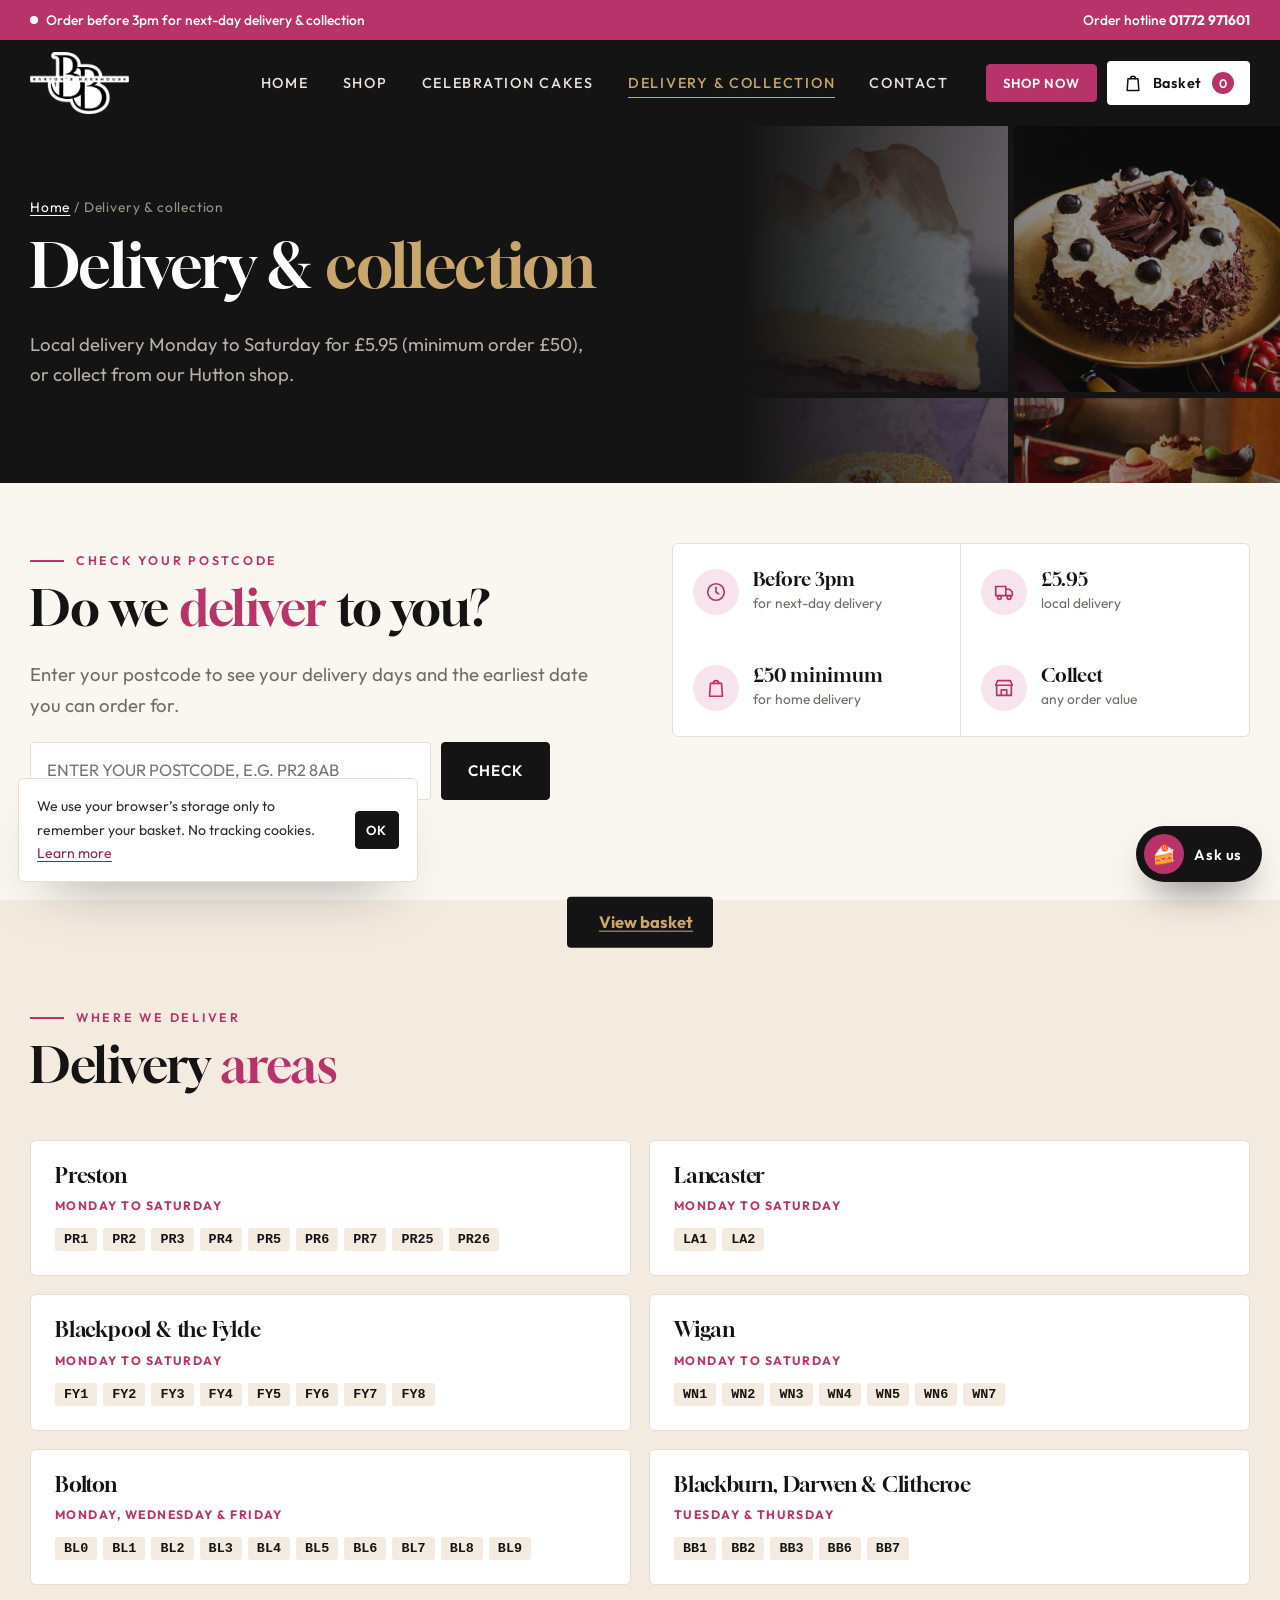
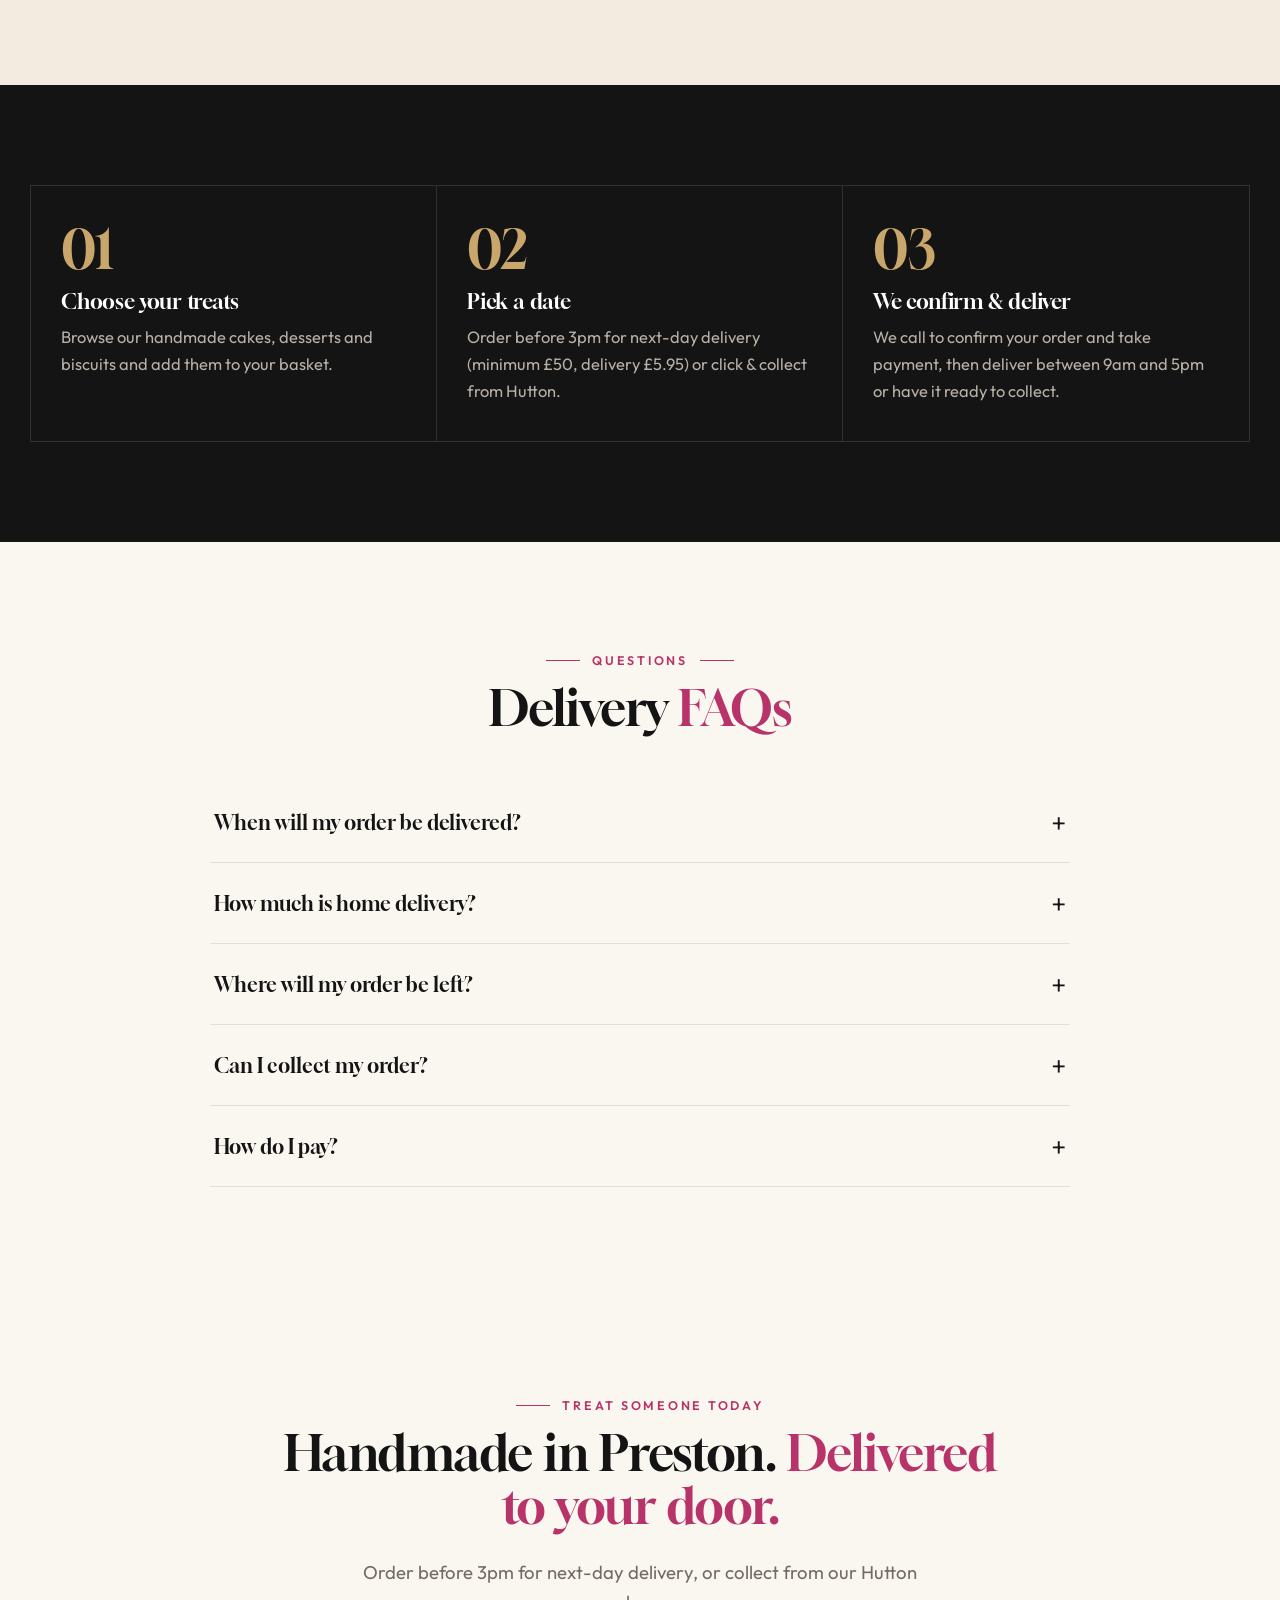
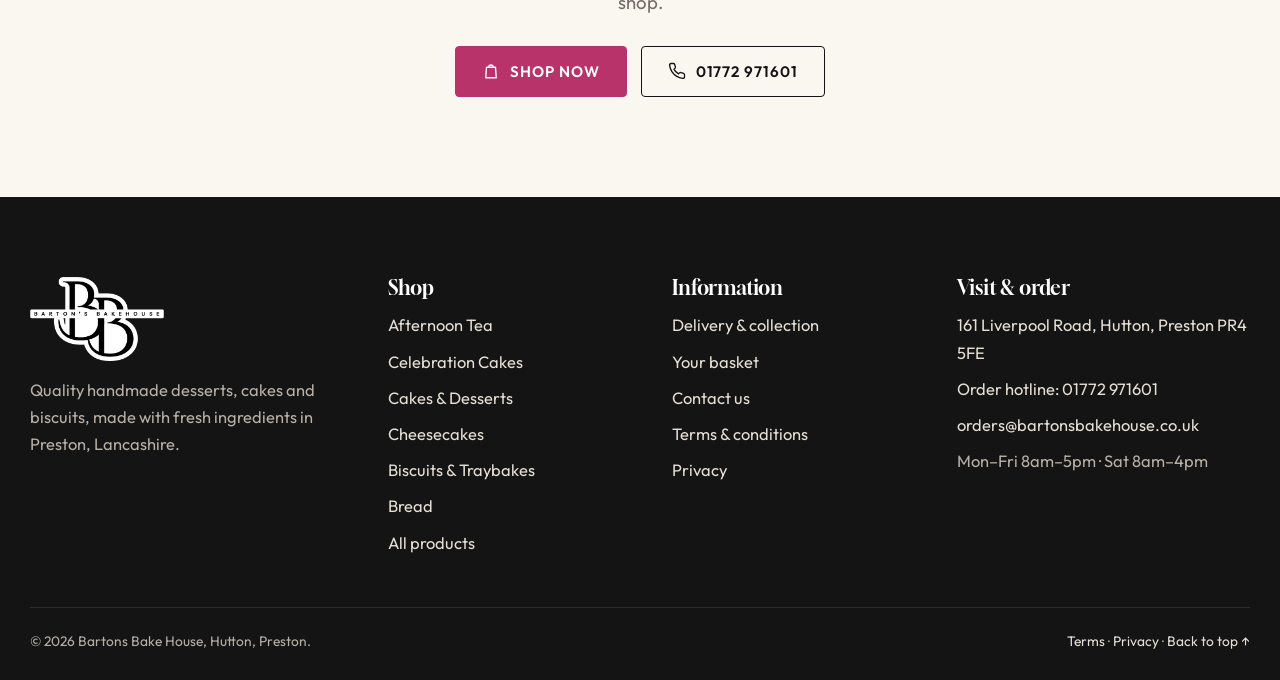
<file: bartons-bakehouse-WEBSITE (1)/delivery.html>
<!doctype html>
<html lang="en-GB" class="no-js">
<head>
<meta charset="utf-8">
<meta name="viewport" content="width=device-width, initial-scale=1, viewport-fit=cover">
<title>Cake Delivery in Preston, Lancaster, Blackpool, Wigan &amp; Bolton | Bartons Bake House</title>
<meta name="description" content="Local cake and dessert delivery for £5.95 (min. £50) Monday to Saturday across Preston, Lancaster, Blackpool &amp; the Fylde, Wigan, Bolton and Blackburn. Order before 3pm for next day, or click &amp; collect.">
<link rel="canonical" href="https://bartonsbakehouses.co.uk/delivery.html">
<meta name="theme-color" content="#141414">
<meta property="og:type" content="website">
<meta property="og:site_name" content="Bartons Bake House">
<meta property="og:title" content="Cake Delivery in Preston, Lancaster, Blackpool, Wigan &amp; Bolton | Bartons Bake House">
<meta property="og:description" content="Local cake and dessert delivery for £5.95 (min. £50) Monday to Saturday across Preston, Lancaster, Blackpool &amp; the Fylde, Wigan, Bolton and Blackburn. Order before 3pm for next day, or click &amp; collect.">
<meta property="og:url" content="https://bartonsbakehouses.co.uk/delivery.html">
<meta property="og:image" content="https://bartonsbakehouses.co.uk/og-image.jpg">
<meta property="og:locale" content="en_GB">
<meta name="twitter:card" content="summary_large_image">
<link rel="icon" href="favicon.png" type="image/png">
<link rel="apple-touch-icon" href="favicon.png">
<link rel="manifest" href="site.webmanifest">
<link rel="preconnect" href="https://fonts.googleapis.com">
<link rel="preconnect" href="https://fonts.gstatic.com" crossorigin>
<link href="https://fonts.googleapis.com/css2?family=Gloock&family=Outfit:wght@300;400;500;600;700&display=swap" rel="stylesheet">
<link rel="stylesheet" href="styles.css">
<script type="application/ld+json">{"@context": "https://schema.org", "@type": "Bakery", "name": "Bartons Bake House", "url": "https://bartonsbakehouses.co.uk", "telephone": "+441772971601", "email": "orders@bartonsbakehouse.co.uk", "image": "https://bartonsbakehouses.co.uk/og-image.jpg", "logo": "https://bartonsbakehouses.co.uk/favicon.png", "priceRange": "£", "address": {"@type": "PostalAddress", "streetAddress": "161 Liverpool Road, Hutton", "addressLocality": "Preston", "postalCode": "PR4 5FE", "addressCountry": "GB"}, "openingHoursSpecification": [{"@type": "OpeningHoursSpecification", "dayOfWeek": ["Monday", "Tuesday", "Wednesday", "Thursday", "Friday"], "opens": "08:00", "closes": "17:00"}, {"@type": "OpeningHoursSpecification", "dayOfWeek": "Saturday", "opens": "08:00", "closes": "16:00"}], "areaServed": ["Preston", "Lancaster", "Blackpool & the Fylde", "Wigan", "Bolton", "Blackburn, Darwen & Clitheroe"], "hasMap": "https://www.google.com/maps/search/?api=1&query=Bartons%20Bake%20House%2C%20161%20Liverpool%20Road%2C%20Hutton%2C%20Preston%20PR4%205FE"}</script>
<script defer src="site-config.js"></script>
<script defer src="main.js"></script>
<script defer src="chatbot.js"></script>
</head>
<body>
<a class="skip" href="#main">Skip to content</a>
<div class="topbar"><div class="wrap"><span class="cut">Order before 3pm for next-day delivery &amp; collection</span><span class="hide-s">Order hotline <a href="tel:+441772971601">01772 971601</a></span></div></div>
<header class="hdr">
  <div class="wrap hdr-in">
    <a class="logo" href="index.html" aria-label="Bartons Bake House home"><img src="bb-logo-light.png" alt="Bartons Bake House" width="468" height="294"></a>
    <nav class="nav" id="nav" aria-label="Main"><ul><li><a href="index.html">Home</a></li><li><a href="shop.html">Shop</a></li><li><a href="shop.html?cat=celebration-cakes">Celebration Cakes</a></li><li><a href="delivery.html" aria-current="page">Delivery & Collection</a></li><li><a href="contact.html">Contact</a></li>
      <li class="m-only"><a class="btn btn-rasp btn-block" href="shop.html"><svg viewBox="0 0 24 24" fill="none" stroke="currentColor" stroke-width="1.8" stroke-linecap="round" stroke-linejoin="round" aria-hidden="true"><path d="M6 7h12l1 14H5z"/><path d="M9 7a3 3 0 0 1 6 0"/></svg> Shop now</a></li>
      <li class="m-only"><a class="btn btn-light btn-block" href="tel:+441772971601"><svg viewBox="0 0 24 24" fill="none" stroke="currentColor" stroke-width="1.8" stroke-linecap="round" stroke-linejoin="round" aria-hidden="true"><path d="M22 16.9v3a2 2 0 0 1-2.2 2 19.8 19.8 0 0 1-8.6-3.1 19.5 19.5 0 0 1-6-6A19.8 19.8 0 0 1 2.1 4.2 2 2 0 0 1 4.1 2h3a2 2 0 0 1 2 1.7c.1.9.4 1.8.7 2.7a2 2 0 0 1-.5 2.1L8 9.8a16 16 0 0 0 6 6l1.3-1.3a2 2 0 0 1 2.1-.4c.9.3 1.8.6 2.7.7a2 2 0 0 1 1.7 2z"/></svg> 01772 971601</a></li></ul></nav>
    <div class="hdr-cta">
      <a class="btn btn-rasp btn-sm" href="shop.html">Shop now</a>
      <a class="cart-btn" href="order.html" aria-label="Basket"><svg viewBox="0 0 24 24" fill="none" stroke="currentColor" stroke-width="1.8" stroke-linecap="round" stroke-linejoin="round" aria-hidden="true"><path d="M6 7h12l1 14H5z"/><path d="M9 7a3 3 0 0 1 6 0"/></svg><span class="lbl">Basket</span><span class="count">0</span></a>
      <button class="burger" aria-label="Open menu" aria-expanded="false" aria-controls="nav"><span></span><span></span><span></span></button>
    </div>
  </div>
</header>
<main id="main">
<section class="phero"><div class="strip-img" aria-hidden="true"><img src="p-lemon-meringue.webp" alt=""><img src="p-black-forest-gateau-700g.webp" alt=""><img src="p-pinata-cake.webp" alt=""><img src="p-cheesecake-medley.webp" alt=""></div><div class="wrap load"><div class="crumbs"><a href="index.html">Home</a> / Delivery &amp; collection</div><h1>Delivery &amp; <i>collection</i></h1><p class="lead">Local delivery Monday to Saturday for £5.95 (minimum order £50), or collect from our Hutton shop.</p></div></section>
<section class="sec" style="padding-top:60px">
  <div class="wrap split" style="align-items:start">
    <div class="rv"><span class="eyebrow">Check your postcode</span><h2>Do we <i>deliver</i> to you?</h2><p class="lead">Enter your postcode to see your delivery days and the earliest date you can order for.</p><form class="checker" id="pc-check" role="search"><label class="sr-only" for="pc-in">Your postcode</label><input id="pc-in" placeholder="Enter your postcode, e.g. PR2 8AB" autocomplete="postal-code" maxlength="8"><button class="btn " type="submit">Check</button></form><div class="pc-res" id="pc-out" role="status" aria-live="polite"></div></div>
    <div class="rv d1"><div class="strip" style="border:1px solid var(--line);border-radius:6px"><div class="wrap" style="width:100%;grid-template-columns:1fr 1fr">
      <div class="it"><i><svg viewBox="0 0 24 24" fill="none" stroke="currentColor" stroke-width="1.8" stroke-linecap="round" stroke-linejoin="round" aria-hidden="true"><circle cx="12" cy="12" r="9"/><path d="M12 7v5l3 2"/></svg></i><div><b>Before 3pm</b><small>for next-day delivery</small></div></div><div class="it" style="border-right:0"><i><svg viewBox="0 0 24 24" fill="none" stroke="currentColor" stroke-width="1.8" stroke-linecap="round" stroke-linejoin="round" aria-hidden="true"><path d="M3 6h11v10H3zM14 9h4l3 3v4h-7"/><circle cx="7" cy="18" r="2"/><circle cx="17.5" cy="18" r="2"/></svg></i><div><b>£5.95</b><small>local delivery</small></div></div>
      <div class="it" style="border-bottom:0"><i><svg viewBox="0 0 24 24" fill="none" stroke="currentColor" stroke-width="1.8" stroke-linecap="round" stroke-linejoin="round" aria-hidden="true"><path d="M6 7h12l1 14H5z"/><path d="M9 7a3 3 0 0 1 6 0"/></svg></i><div><b>£50 minimum</b><small>for home delivery</small></div></div><div class="it" style="border:0"><i><svg viewBox="0 0 24 24" fill="none" stroke="currentColor" stroke-width="1.8" stroke-linecap="round" stroke-linejoin="round" aria-hidden="true"><path d="M3 9 5 4h14l2 5M4 9v11h16V9M3 9h18M9 20v-6h6v6"/></svg></i><div><b>Collect</b><small>any order value</small></div></div></div></div></div>
  </div>
</section>
<section class="sec sec-cream"><div class="wrap"><div class="head rv"><span class="eyebrow">Where we deliver</span><h2>Delivery <i>areas</i></h2></div><div class="zones"><div class="zone rv d1"><h3>Preston</h3><span class="days">Monday to Saturday</span><div class="pcs"><span data-pc="PR1">PR1</span><span data-pc="PR2">PR2</span><span data-pc="PR3">PR3</span><span data-pc="PR4">PR4</span><span data-pc="PR5">PR5</span><span data-pc="PR6">PR6</span><span data-pc="PR7">PR7</span><span data-pc="PR25">PR25</span><span data-pc="PR26">PR26</span></div></div><div class="zone rv d2"><h3>Lancaster</h3><span class="days">Monday to Saturday</span><div class="pcs"><span data-pc="LA1">LA1</span><span data-pc="LA2">LA2</span></div></div><div class="zone rv d1"><h3>Blackpool & the Fylde</h3><span class="days">Monday to Saturday</span><div class="pcs"><span data-pc="FY1">FY1</span><span data-pc="FY2">FY2</span><span data-pc="FY3">FY3</span><span data-pc="FY4">FY4</span><span data-pc="FY5">FY5</span><span data-pc="FY6">FY6</span><span data-pc="FY7">FY7</span><span data-pc="FY8">FY8</span></div></div><div class="zone rv d2"><h3>Wigan</h3><span class="days">Monday to Saturday</span><div class="pcs"><span data-pc="WN1">WN1</span><span data-pc="WN2">WN2</span><span data-pc="WN3">WN3</span><span data-pc="WN4">WN4</span><span data-pc="WN5">WN5</span><span data-pc="WN6">WN6</span><span data-pc="WN7">WN7</span></div></div><div class="zone rv d1"><h3>Bolton</h3><span class="days">Monday, Wednesday & Friday</span><div class="pcs"><span data-pc="BL0">BL0</span><span data-pc="BL1">BL1</span><span data-pc="BL2">BL2</span><span data-pc="BL3">BL3</span><span data-pc="BL4">BL4</span><span data-pc="BL5">BL5</span><span data-pc="BL6">BL6</span><span data-pc="BL7">BL7</span><span data-pc="BL8">BL8</span><span data-pc="BL9">BL9</span></div></div><div class="zone rv d2"><h3>Blackburn, Darwen & Clitheroe</h3><span class="days">Tuesday & Thursday</span><div class="pcs"><span data-pc="BB1">BB1</span><span data-pc="BB2">BB2</span><span data-pc="BB3">BB3</span><span data-pc="BB6">BB6</span><span data-pc="BB7">BB7</span></div></div></div></div></section>
<section class="sec sec-ink"><div class="wrap"><div class="steps">
      <div class="step rv d1"><span class="n">01</span><h3>Choose your treats</h3><p>Browse our handmade cakes, desserts and biscuits and add them to your basket.</p></div>
      <div class="step rv d2"><span class="n">02</span><h3>Pick a date</h3><p>Order before 3pm for next-day delivery (minimum £50, delivery £5.95) or click &amp; collect from Hutton.</p></div>
      <div class="step rv d3"><span class="n">03</span><h3>We confirm &amp; deliver</h3><p>We call to confirm your order and take payment, then deliver between 9am and 5pm or have it ready to collect.</p></div>
    </div></div></section>
<section class="sec"><div class="wrap"><div class="head center rv"><span class="eyebrow">Questions</span><h2>Delivery <i>FAQs</i></h2></div><div class="faq"><details class="rv"><summary>When will my order be delivered?</summary><div class="ans"><p>Choose your delivery date at checkout. Next-day delivery is available for local orders placed before 3pm. We can’t guarantee a time, and orders are delivered between 9am and 5pm.</p></div></details><details class="rv"><summary>How much is home delivery?</summary><div class="ans"><p>Local home delivery is £5.95, with a minimum order spend of £50.</p></div></details><details class="rv"><summary>Where will my order be left?</summary><div class="ans"><p>Our drivers leave your order at your door. If you have special instructions, add them at checkout and we’ll follow them where possible.</p></div></details><details class="rv"><summary>Can I collect my order?</summary><div class="ans"><p>Yes. Click & collect from our Hutton shop is available for orders of any value. Choose a half-hour slot during shop opening hours. Same-day collections aren’t available.</p></div></details><details class="rv"><summary>How do I pay?</summary><div class="ans"><p>Send your order through the website and we’ll call you to confirm it and take payment by card. You can also order by phone on 01772 971601.</p></div></details></div></div></section>
<section class="sec final"><div class="wrap rv"><span class="eyebrow">Treat someone today</span><h2>Handmade in Preston. <i>Delivered to your door.</i></h2>
  <p class="lead" style="margin:0 auto">Order before 3pm for next-day delivery, or collect from our Hutton shop.</p>
  <div class="btn-row"><a class="btn btn-rasp" href="shop.html"><svg viewBox="0 0 24 24" fill="none" stroke="currentColor" stroke-width="1.8" stroke-linecap="round" stroke-linejoin="round" aria-hidden="true"><path d="M6 7h12l1 14H5z"/><path d="M9 7a3 3 0 0 1 6 0"/></svg> Shop now</a><a class="btn btn-line" href="tel:+441772971601"><svg viewBox="0 0 24 24" fill="none" stroke="currentColor" stroke-width="1.8" stroke-linecap="round" stroke-linejoin="round" aria-hidden="true"><path d="M22 16.9v3a2 2 0 0 1-2.2 2 19.8 19.8 0 0 1-8.6-3.1 19.5 19.5 0 0 1-6-6A19.8 19.8 0 0 1 2.1 4.2 2 2 0 0 1 4.1 2h3a2 2 0 0 1 2 1.7c.1.9.4 1.8.7 2.7a2 2 0 0 1-.5 2.1L8 9.8a16 16 0 0 0 6 6l1.3-1.3a2 2 0 0 1 2.1-.4c.9.3 1.8.6 2.7.7a2 2 0 0 1 1.7 2z"/></svg> 01772 971601</a></div></div></section>
</main>
<footer class="foot">
  <div class="wrap foot-grid">
    <div><a class="logo" href="index.html"><img src="bb-logo-light.png" alt="Bartons Bake House" width="468" height="294"></a>
      <p>Quality handmade desserts, cakes and biscuits, made with fresh ingredients in Preston, Lancashire.</p></div>
    <div><h4>Shop</h4><ul><li><a href="shop.html?cat=afternoon-tea">Afternoon Tea</a></li><li><a href="shop.html?cat=celebration-cakes">Celebration Cakes</a></li><li><a href="shop.html?cat=cakes-and-desserts">Cakes & Desserts</a></li><li><a href="shop.html?cat=cheesecakes">Cheesecakes</a></li><li><a href="shop.html?cat=biscuits">Biscuits & Traybakes</a></li><li><a href="shop.html?cat=bread">Bread</a></li><li><a href="shop.html">All products</a></li></ul></div>
    <div><h4>Information</h4><ul><li><a href="delivery.html">Delivery &amp; collection</a></li><li><a href="order.html">Your basket</a></li><li><a href="contact.html">Contact us</a></li><li><a href="terms.html">Terms &amp; conditions</a></li><li><a href="privacy.html">Privacy</a></li></ul></div>
    <div><h4>Visit &amp; order</h4><ul>
      <li><a href="https://www.google.com/maps/search/?api=1&query=Bartons%20Bake%20House%2C%20161%20Liverpool%20Road%2C%20Hutton%2C%20Preston%20PR4%205FE" target="_blank" rel="noopener">161 Liverpool Road, Hutton, Preston PR4 5FE</a></li>
      <li><a href="tel:+441772971601">Order hotline: 01772 971601</a></li>
      <li><a href="mailto:orders@bartonsbakehouse.co.uk">orders@bartonsbakehouse.co.uk</a></li>
      <li>Mon–Fri 8am–5pm · Sat 8am–4pm</li></ul></div>
  </div>
  <div class="wrap foot-bottom"><span>© <span data-year>2026</span> Bartons Bake House, Hutton, Preston.</span><span><a href="terms.html">Terms</a> · <a href="privacy.html">Privacy</a> · <a href="#main">Back to top ↑</a></span></div>
</footer>
<aside class="drawer" aria-hidden="true" aria-label="Your basket">
  <div class="shade"></div>
  <div class="panel" role="dialog" aria-modal="true" aria-label="Your basket">
    <div class="dh"><h3>Your basket</h3><button class="x" type="button" aria-label="Close basket">✕</button></div>
    <div class="items"></div>
    <div class="df"><div class="tot"><span>Subtotal</span><b>£0.00</b></div><div class="mt"></div>
      <a class="btn btn-rasp btn-block" href="order.html">Checkout <svg class="arr" viewBox="0 0 24 24" fill="none" stroke="currentColor" stroke-width="1.8" stroke-linecap="round" stroke-linejoin="round" aria-hidden="true"><path d="M5 12h14M13 6l6 6-6 6"/></svg></a><button class="btn btn-line btn-block" type="button" onclick="document.querySelector('.drawer .x').click()" style="margin-top:10px">Keep shopping</button></div>
  </div>
</aside>
<div class="toast" role="status" aria-live="polite"><span></span><a href="#">View basket</a></div>
<div class="mbar"><a class="btn btn-line" href="tel:+441772971601"><svg viewBox="0 0 24 24" fill="none" stroke="currentColor" stroke-width="1.8" stroke-linecap="round" stroke-linejoin="round" aria-hidden="true"><path d="M22 16.9v3a2 2 0 0 1-2.2 2 19.8 19.8 0 0 1-8.6-3.1 19.5 19.5 0 0 1-6-6A19.8 19.8 0 0 1 2.1 4.2 2 2 0 0 1 4.1 2h3a2 2 0 0 1 2 1.7c.1.9.4 1.8.7 2.7a2 2 0 0 1-.5 2.1L8 9.8a16 16 0 0 0 6 6l1.3-1.3a2 2 0 0 1 2.1-.4c.9.3 1.8.6 2.7.7a2 2 0 0 1 1.7 2z"/></svg> Call</a><a class="btn btn-rasp" href="shop.html"><svg viewBox="0 0 24 24" fill="none" stroke="currentColor" stroke-width="1.8" stroke-linecap="round" stroke-linejoin="round" aria-hidden="true"><path d="M6 7h12l1 14H5z"/><path d="M9 7a3 3 0 0 1 6 0"/></svg> Shop</a></div>
<div class="cookie" hidden><p>We use your browser’s storage only to remember your basket. No tracking cookies. <a href="privacy.html">Learn more</a></p><button class="btn btn-sm" type="button">OK</button></div>
</body>
</html>
</file>
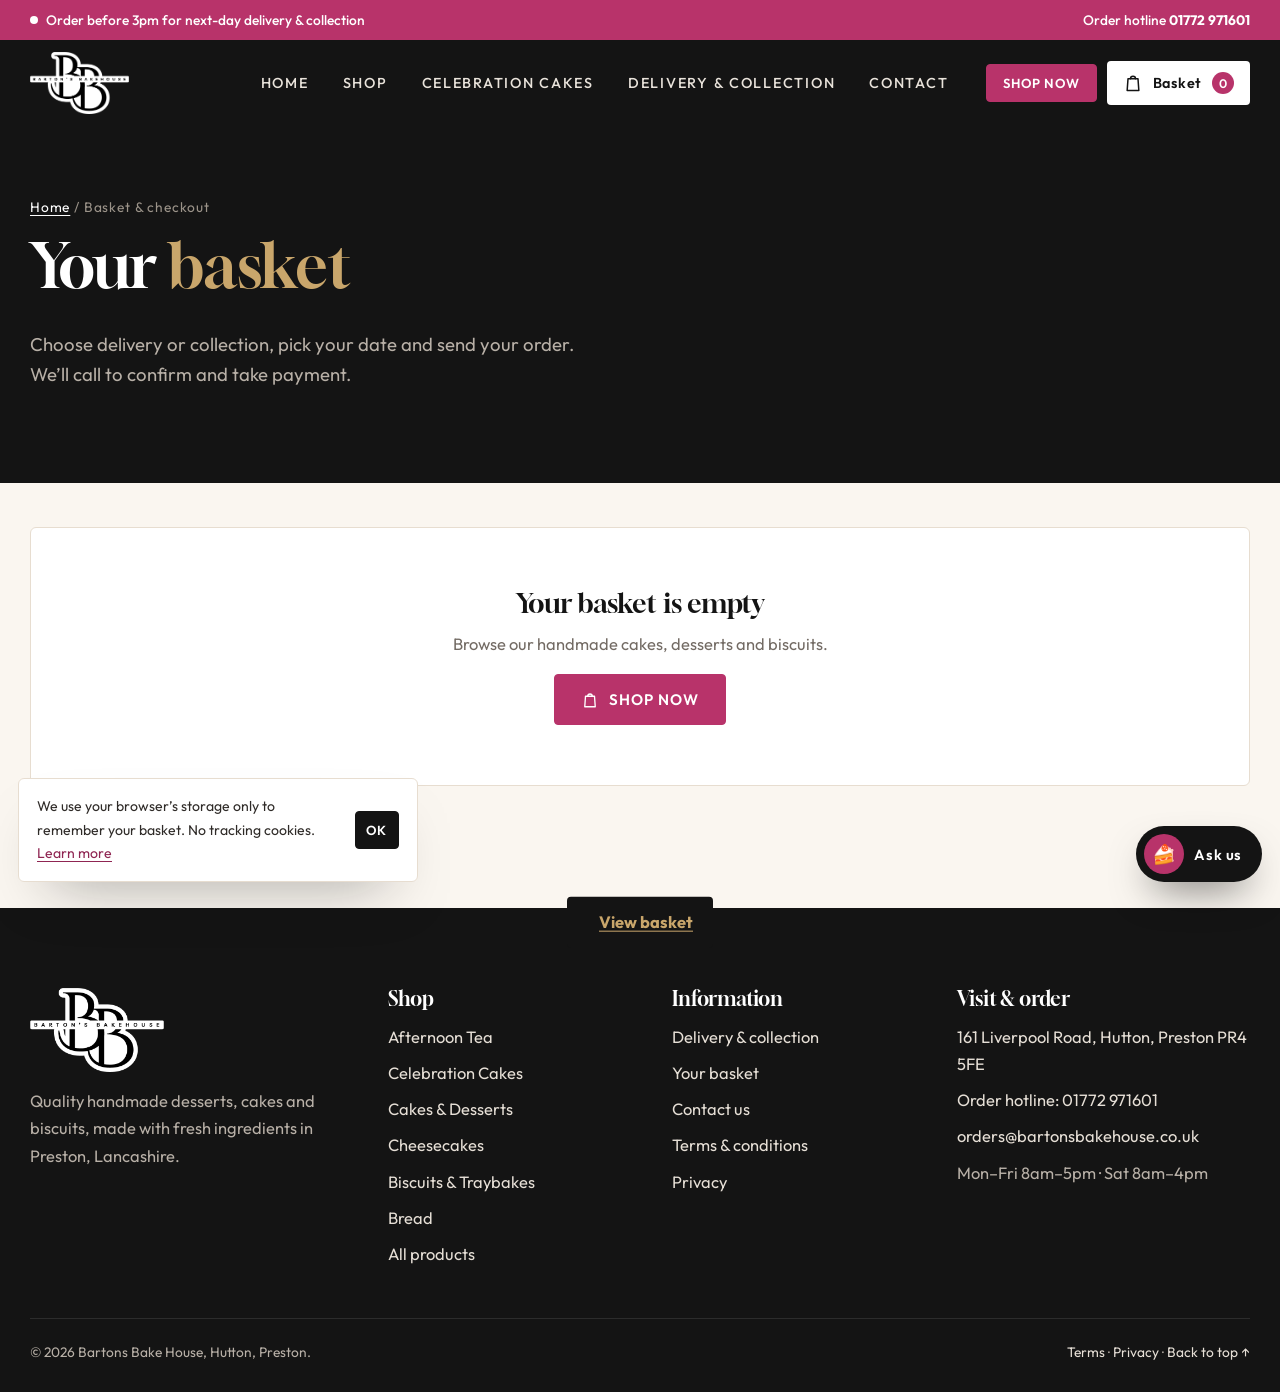
<file: bartons-bakehouse-WEBSITE (1)/order.html>
<!doctype html>
<html lang="en-GB" class="no-js">
<head>
<meta charset="utf-8">
<meta name="viewport" content="width=device-width, initial-scale=1, viewport-fit=cover">
<title>Basket &amp; Checkout | Bartons Bake House</title>
<meta name="description" content="Review your basket and choose home delivery or click &amp; collect from Bartons Bake House, Hutton, Preston.">
<link rel="canonical" href="https://bartonsbakehouses.co.uk/order.html">
<meta name="theme-color" content="#141414">
<meta property="og:type" content="website">
<meta property="og:site_name" content="Bartons Bake House">
<meta property="og:title" content="Basket &amp; Checkout | Bartons Bake House">
<meta property="og:description" content="Review your basket and choose home delivery or click &amp; collect from Bartons Bake House, Hutton, Preston.">
<meta property="og:url" content="https://bartonsbakehouses.co.uk/order.html">
<meta property="og:image" content="https://bartonsbakehouses.co.uk/og-image.jpg">
<meta property="og:locale" content="en_GB">
<meta name="twitter:card" content="summary_large_image">
<link rel="icon" href="favicon.png" type="image/png">
<link rel="apple-touch-icon" href="favicon.png">
<link rel="manifest" href="site.webmanifest">
<link rel="preconnect" href="https://fonts.googleapis.com">
<link rel="preconnect" href="https://fonts.gstatic.com" crossorigin>
<link href="https://fonts.googleapis.com/css2?family=Gloock&family=Outfit:wght@300;400;500;600;700&display=swap" rel="stylesheet">
<link rel="stylesheet" href="styles.css">
<script type="application/ld+json">{"@context": "https://schema.org", "@type": "Bakery", "name": "Bartons Bake House", "url": "https://bartonsbakehouses.co.uk", "telephone": "+441772971601", "email": "orders@bartonsbakehouse.co.uk", "image": "https://bartonsbakehouses.co.uk/og-image.jpg", "logo": "https://bartonsbakehouses.co.uk/favicon.png", "priceRange": "£", "address": {"@type": "PostalAddress", "streetAddress": "161 Liverpool Road, Hutton", "addressLocality": "Preston", "postalCode": "PR4 5FE", "addressCountry": "GB"}, "openingHoursSpecification": [{"@type": "OpeningHoursSpecification", "dayOfWeek": ["Monday", "Tuesday", "Wednesday", "Thursday", "Friday"], "opens": "08:00", "closes": "17:00"}, {"@type": "OpeningHoursSpecification", "dayOfWeek": "Saturday", "opens": "08:00", "closes": "16:00"}], "areaServed": ["Preston", "Lancaster", "Blackpool & the Fylde", "Wigan", "Bolton", "Blackburn, Darwen & Clitheroe"], "hasMap": "https://www.google.com/maps/search/?api=1&query=Bartons%20Bake%20House%2C%20161%20Liverpool%20Road%2C%20Hutton%2C%20Preston%20PR4%205FE"}</script>
<script defer src="site-config.js"></script>
<script defer src="main.js"></script>
<script defer src="chatbot.js"></script>
</head>
<body>
<a class="skip" href="#main">Skip to content</a>
<div class="topbar"><div class="wrap"><span class="cut">Order before 3pm for next-day delivery &amp; collection</span><span class="hide-s">Order hotline <a href="tel:+441772971601">01772 971601</a></span></div></div>
<header class="hdr">
  <div class="wrap hdr-in">
    <a class="logo" href="index.html" aria-label="Bartons Bake House home"><img src="bb-logo-light.png" alt="Bartons Bake House" width="468" height="294"></a>
    <nav class="nav" id="nav" aria-label="Main"><ul><li><a href="index.html">Home</a></li><li><a href="shop.html">Shop</a></li><li><a href="shop.html?cat=celebration-cakes">Celebration Cakes</a></li><li><a href="delivery.html">Delivery & Collection</a></li><li><a href="contact.html">Contact</a></li>
      <li class="m-only"><a class="btn btn-rasp btn-block" href="shop.html"><svg viewBox="0 0 24 24" fill="none" stroke="currentColor" stroke-width="1.8" stroke-linecap="round" stroke-linejoin="round" aria-hidden="true"><path d="M6 7h12l1 14H5z"/><path d="M9 7a3 3 0 0 1 6 0"/></svg> Shop now</a></li>
      <li class="m-only"><a class="btn btn-light btn-block" href="tel:+441772971601"><svg viewBox="0 0 24 24" fill="none" stroke="currentColor" stroke-width="1.8" stroke-linecap="round" stroke-linejoin="round" aria-hidden="true"><path d="M22 16.9v3a2 2 0 0 1-2.2 2 19.8 19.8 0 0 1-8.6-3.1 19.5 19.5 0 0 1-6-6A19.8 19.8 0 0 1 2.1 4.2 2 2 0 0 1 4.1 2h3a2 2 0 0 1 2 1.7c.1.9.4 1.8.7 2.7a2 2 0 0 1-.5 2.1L8 9.8a16 16 0 0 0 6 6l1.3-1.3a2 2 0 0 1 2.1-.4c.9.3 1.8.6 2.7.7a2 2 0 0 1 1.7 2z"/></svg> 01772 971601</a></li></ul></nav>
    <div class="hdr-cta">
      <a class="btn btn-rasp btn-sm" href="shop.html">Shop now</a>
      <a class="cart-btn" href="order.html" aria-label="Basket"><svg viewBox="0 0 24 24" fill="none" stroke="currentColor" stroke-width="1.8" stroke-linecap="round" stroke-linejoin="round" aria-hidden="true"><path d="M6 7h12l1 14H5z"/><path d="M9 7a3 3 0 0 1 6 0"/></svg><span class="lbl">Basket</span><span class="count">0</span></a>
      <button class="burger" aria-label="Open menu" aria-expanded="false" aria-controls="nav"><span></span><span></span><span></span></button>
    </div>
  </div>
</header>
<main id="main">
<section class="phero"><div class="wrap load"><div class="crumbs"><a href="index.html">Home</a> / Basket &amp; checkout</div><h1>Your <i>basket</i></h1><p class="lead">Choose delivery or collection, pick your date and send your order. We’ll call to confirm and take payment.</p></div></section>
<section class="sec" style="padding-top:44px"><div class="wrap" id="co-wrap">
  <div id="co-empty" class="box" style="text-align:center;padding:60px 20px" hidden><h2 style="justify-content:center">Your basket is empty</h2><p style="color:var(--muted)">Browse our handmade cakes, desserts and biscuits.</p><a class="btn btn-rasp" href="shop.html"><svg viewBox="0 0 24 24" fill="none" stroke="currentColor" stroke-width="1.8" stroke-linecap="round" stroke-linejoin="round" aria-hidden="true"><path d="M6 7h12l1 14H5z"/><path d="M9 7a3 3 0 0 1 6 0"/></svg> Shop now</a></div>
  <form id="checkout" class="co" novalidate hidden>
    <div>
      <div class="box"><h2><span class="n">1</span>Your order</h2><table class="cart-table"><tbody id="co-lines"></tbody></table><p style="margin:14px 0 0"><a href="shop.html">+ Add more items</a></p></div>
      <div class="box"><h2><span class="n">2</span>Delivery or collection</h2>
        <div class="choice">
          <label><input type="radio" name="method" value="delivery" checked><span class="cbox"><b><svg viewBox="0 0 24 24" fill="none" stroke="currentColor" stroke-width="1.8" stroke-linecap="round" stroke-linejoin="round" aria-hidden="true"><path d="M3 6h11v10H3zM14 9h4l3 3v4h-7"/><circle cx="7" cy="18" r="2"/><circle cx="17.5" cy="18" r="2"/></svg> Home delivery</b><small>£5.95 · min. order £50 · 9am–5pm</small></span></label>
          <label><input type="radio" name="method" value="collect"><span class="cbox"><b><svg viewBox="0 0 24 24" fill="none" stroke="currentColor" stroke-width="1.8" stroke-linecap="round" stroke-linejoin="round" aria-hidden="true"><path d="M3 9 5 4h14l2 5M4 9v11h16V9M3 9h18M9 20v-6h6v6"/></svg> Collect from Hutton</b><small>Free · any order value · pick a time</small></span></label>
        </div>
        <div id="co-meter" style="margin-top:16px"></div>
        <p id="min-msg" class="pc-res no" style="display:block" hidden>Home delivery needs a minimum order of £50. Add a little more, or choose collection.</p>
        <div class="fgrid">
          <div class="f full del-only"><label for="address">Delivery address <span class="req">*</span></label><input id="address" name="address" data-rule="address" autocomplete="street-address" maxlength="200" placeholder="House number, street, town"><span class="err" role="alert"></span></div>
          <div class="f del-only"><label for="postcode">Postcode <span class="req">*</span></label><input id="postcode" name="postcode" data-rule="postcode" autocomplete="postal-code" maxlength="8" style="text-transform:uppercase" placeholder="PR2 8AB"><span class="err" role="alert"></span></div>
          <div class="f full del-only"><div class="pc-res" id="pc-res" role="status" aria-live="polite"></div></div>
          <div class="f"><label for="date">Date <span class="req">*</span></label><input id="date" name="date" type="date" data-rule="date"><span class="err" role="alert"></span><span class="hint" id="date-hint"></span></div>
          <div class="f col-only"><label for="slot">Collection time <span class="req">*</span></label><select id="slot" name="collection_time" data-rule="slot"></select><span class="err" role="alert"></span></div>
          <div class="f full"><label for="notes">Special instructions <span class="opt">(optional)</span></label><textarea id="notes" name="notes" maxlength="800" placeholder="Message for a cake plaque, where to leave your order, allergies…" style="min-height:90px"></textarea></div>
        </div></div>
      <div class="box"><h2><span class="n">3</span>Your details</h2>
        <div class="fgrid">
          <div class="f full"><label for="name">Full name <span class="req">*</span></label><input id="name" name="name" data-rule="name" autocomplete="name" maxlength="80"><span class="err" role="alert"></span></div>
          <div class="f"><label for="email">Email <span class="req">*</span></label><input id="email" name="email" type="email" data-rule="email" autocomplete="email" maxlength="120"><span class="err" role="alert"></span></div>
          <div class="f"><label for="phone">Phone <span class="req">*</span></label><input id="phone" name="phone" type="tel" data-rule="phone" autocomplete="tel" maxlength="20" placeholder="We’ll call to take payment"><span class="err" role="alert"></span></div>
          <div class="hp" aria-hidden="true"><label for="co-honey">Leave this empty</label><input id="co-honey" name="_honey" tabindex="-1" autocomplete="off"></div>
        </div></div>
    </div>
    <aside class="summary"><h3>Order summary</h3><div id="sum"></div><div class="grand"><span>Total</span><b id="grand">£0.00</b></div>
      <button class="btn btn-rasp btn-block" type="submit" id="co-submit" style="margin-top:18px"><span class="spinner" aria-hidden="true"></span>Send my order <svg class="arr" viewBox="0 0 24 24" fill="none" stroke="currentColor" stroke-width="1.8" stroke-linecap="round" stroke-linejoin="round" aria-hidden="true"><path d="M5 12h14M13 6l6 6-6 6"/></svg></button>
      <p class="note" id="sum-note"></p><p class="note">By ordering you agree to our <a href="terms.html" style="color:var(--gold)">terms</a>.</p>
      <div class="status" id="co-status" role="status" aria-live="polite"></div></aside>
  </form>
</div></section>
</main>
<footer class="foot">
  <div class="wrap foot-grid">
    <div><a class="logo" href="index.html"><img src="bb-logo-light.png" alt="Bartons Bake House" width="468" height="294"></a>
      <p>Quality handmade desserts, cakes and biscuits, made with fresh ingredients in Preston, Lancashire.</p></div>
    <div><h4>Shop</h4><ul><li><a href="shop.html?cat=afternoon-tea">Afternoon Tea</a></li><li><a href="shop.html?cat=celebration-cakes">Celebration Cakes</a></li><li><a href="shop.html?cat=cakes-and-desserts">Cakes & Desserts</a></li><li><a href="shop.html?cat=cheesecakes">Cheesecakes</a></li><li><a href="shop.html?cat=biscuits">Biscuits & Traybakes</a></li><li><a href="shop.html?cat=bread">Bread</a></li><li><a href="shop.html">All products</a></li></ul></div>
    <div><h4>Information</h4><ul><li><a href="delivery.html">Delivery &amp; collection</a></li><li><a href="order.html">Your basket</a></li><li><a href="contact.html">Contact us</a></li><li><a href="terms.html">Terms &amp; conditions</a></li><li><a href="privacy.html">Privacy</a></li></ul></div>
    <div><h4>Visit &amp; order</h4><ul>
      <li><a href="https://www.google.com/maps/search/?api=1&query=Bartons%20Bake%20House%2C%20161%20Liverpool%20Road%2C%20Hutton%2C%20Preston%20PR4%205FE" target="_blank" rel="noopener">161 Liverpool Road, Hutton, Preston PR4 5FE</a></li>
      <li><a href="tel:+441772971601">Order hotline: 01772 971601</a></li>
      <li><a href="mailto:orders@bartonsbakehouse.co.uk">orders@bartonsbakehouse.co.uk</a></li>
      <li>Mon–Fri 8am–5pm · Sat 8am–4pm</li></ul></div>
  </div>
  <div class="wrap foot-bottom"><span>© <span data-year>2026</span> Bartons Bake House, Hutton, Preston.</span><span><a href="terms.html">Terms</a> · <a href="privacy.html">Privacy</a> · <a href="#main">Back to top ↑</a></span></div>
</footer>
<aside class="drawer" aria-hidden="true" aria-label="Your basket">
  <div class="shade"></div>
  <div class="panel" role="dialog" aria-modal="true" aria-label="Your basket">
    <div class="dh"><h3>Your basket</h3><button class="x" type="button" aria-label="Close basket">✕</button></div>
    <div class="items"></div>
    <div class="df"><div class="tot"><span>Subtotal</span><b>£0.00</b></div><div class="mt"></div>
      <a class="btn btn-rasp btn-block" href="order.html">Checkout <svg class="arr" viewBox="0 0 24 24" fill="none" stroke="currentColor" stroke-width="1.8" stroke-linecap="round" stroke-linejoin="round" aria-hidden="true"><path d="M5 12h14M13 6l6 6-6 6"/></svg></a><button class="btn btn-line btn-block" type="button" onclick="document.querySelector('.drawer .x').click()" style="margin-top:10px">Keep shopping</button></div>
  </div>
</aside>
<div class="toast" role="status" aria-live="polite"><span></span><a href="#">View basket</a></div>
<div class="mbar"><a class="btn btn-line" href="tel:+441772971601"><svg viewBox="0 0 24 24" fill="none" stroke="currentColor" stroke-width="1.8" stroke-linecap="round" stroke-linejoin="round" aria-hidden="true"><path d="M22 16.9v3a2 2 0 0 1-2.2 2 19.8 19.8 0 0 1-8.6-3.1 19.5 19.5 0 0 1-6-6A19.8 19.8 0 0 1 2.1 4.2 2 2 0 0 1 4.1 2h3a2 2 0 0 1 2 1.7c.1.9.4 1.8.7 2.7a2 2 0 0 1-.5 2.1L8 9.8a16 16 0 0 0 6 6l1.3-1.3a2 2 0 0 1 2.1-.4c.9.3 1.8.6 2.7.7a2 2 0 0 1 1.7 2z"/></svg> Call</a><a class="btn btn-rasp" href="shop.html"><svg viewBox="0 0 24 24" fill="none" stroke="currentColor" stroke-width="1.8" stroke-linecap="round" stroke-linejoin="round" aria-hidden="true"><path d="M6 7h12l1 14H5z"/><path d="M9 7a3 3 0 0 1 6 0"/></svg> Shop</a></div>
<div class="cookie" hidden><p>We use your browser’s storage only to remember your basket. No tracking cookies. <a href="privacy.html">Learn more</a></p><button class="btn btn-sm" type="button">OK</button></div>
</body>
</html>
</file>
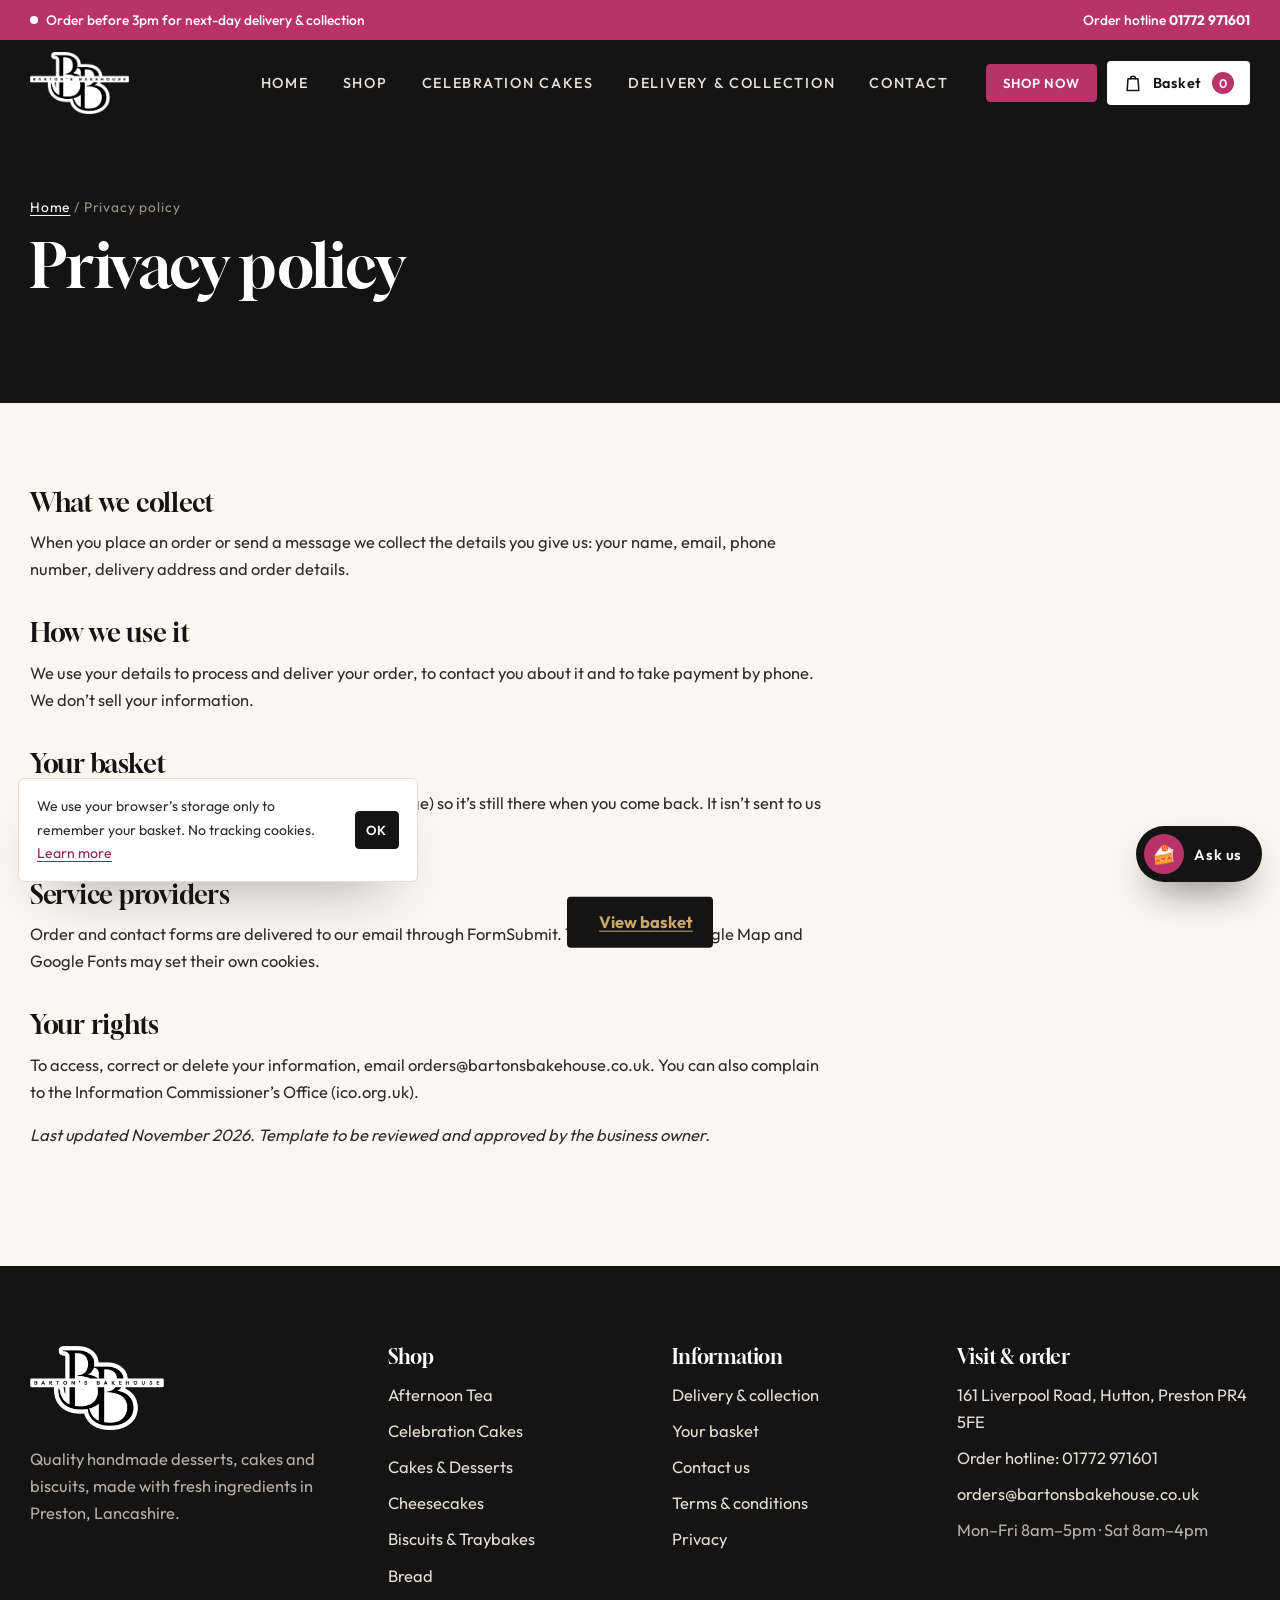
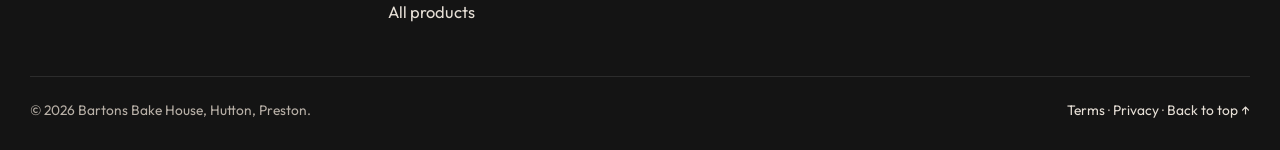
<file: bartons-bakehouse-WEBSITE (1)/privacy.html>
<!doctype html>
<html lang="en-GB" class="no-js">
<head>
<meta charset="utf-8">
<meta name="viewport" content="width=device-width, initial-scale=1, viewport-fit=cover">
<title>Privacy | Bartons Bake House</title>
<meta name="description" content="Privacy policy for Bartons Bake House.">
<link rel="canonical" href="https://bartonsbakehouses.co.uk/privacy.html">
<meta name="theme-color" content="#141414">
<meta property="og:type" content="website">
<meta property="og:site_name" content="Bartons Bake House">
<meta property="og:title" content="Privacy | Bartons Bake House">
<meta property="og:description" content="Privacy policy for Bartons Bake House.">
<meta property="og:url" content="https://bartonsbakehouses.co.uk/privacy.html">
<meta property="og:image" content="https://bartonsbakehouses.co.uk/og-image.jpg">
<meta property="og:locale" content="en_GB">
<meta name="twitter:card" content="summary_large_image">
<link rel="icon" href="favicon.png" type="image/png">
<link rel="apple-touch-icon" href="favicon.png">
<link rel="manifest" href="site.webmanifest">
<link rel="preconnect" href="https://fonts.googleapis.com">
<link rel="preconnect" href="https://fonts.gstatic.com" crossorigin>
<link href="https://fonts.googleapis.com/css2?family=Gloock&family=Outfit:wght@300;400;500;600;700&display=swap" rel="stylesheet">
<link rel="stylesheet" href="styles.css">
<script type="application/ld+json">{"@context": "https://schema.org", "@type": "Bakery", "name": "Bartons Bake House", "url": "https://bartonsbakehouses.co.uk", "telephone": "+441772971601", "email": "orders@bartonsbakehouse.co.uk", "image": "https://bartonsbakehouses.co.uk/og-image.jpg", "logo": "https://bartonsbakehouses.co.uk/favicon.png", "priceRange": "£", "address": {"@type": "PostalAddress", "streetAddress": "161 Liverpool Road, Hutton", "addressLocality": "Preston", "postalCode": "PR4 5FE", "addressCountry": "GB"}, "openingHoursSpecification": [{"@type": "OpeningHoursSpecification", "dayOfWeek": ["Monday", "Tuesday", "Wednesday", "Thursday", "Friday"], "opens": "08:00", "closes": "17:00"}, {"@type": "OpeningHoursSpecification", "dayOfWeek": "Saturday", "opens": "08:00", "closes": "16:00"}], "areaServed": ["Preston", "Lancaster", "Blackpool & the Fylde", "Wigan", "Bolton", "Blackburn, Darwen & Clitheroe"], "hasMap": "https://www.google.com/maps/search/?api=1&query=Bartons%20Bake%20House%2C%20161%20Liverpool%20Road%2C%20Hutton%2C%20Preston%20PR4%205FE"}</script>
<script defer src="site-config.js"></script>
<script defer src="main.js"></script>
<script defer src="chatbot.js"></script>
</head>
<body>
<a class="skip" href="#main">Skip to content</a>
<div class="topbar"><div class="wrap"><span class="cut">Order before 3pm for next-day delivery &amp; collection</span><span class="hide-s">Order hotline <a href="tel:+441772971601">01772 971601</a></span></div></div>
<header class="hdr">
  <div class="wrap hdr-in">
    <a class="logo" href="index.html" aria-label="Bartons Bake House home"><img src="bb-logo-light.png" alt="Bartons Bake House" width="468" height="294"></a>
    <nav class="nav" id="nav" aria-label="Main"><ul><li><a href="index.html">Home</a></li><li><a href="shop.html">Shop</a></li><li><a href="shop.html?cat=celebration-cakes">Celebration Cakes</a></li><li><a href="delivery.html">Delivery & Collection</a></li><li><a href="contact.html">Contact</a></li>
      <li class="m-only"><a class="btn btn-rasp btn-block" href="shop.html"><svg viewBox="0 0 24 24" fill="none" stroke="currentColor" stroke-width="1.8" stroke-linecap="round" stroke-linejoin="round" aria-hidden="true"><path d="M6 7h12l1 14H5z"/><path d="M9 7a3 3 0 0 1 6 0"/></svg> Shop now</a></li>
      <li class="m-only"><a class="btn btn-light btn-block" href="tel:+441772971601"><svg viewBox="0 0 24 24" fill="none" stroke="currentColor" stroke-width="1.8" stroke-linecap="round" stroke-linejoin="round" aria-hidden="true"><path d="M22 16.9v3a2 2 0 0 1-2.2 2 19.8 19.8 0 0 1-8.6-3.1 19.5 19.5 0 0 1-6-6A19.8 19.8 0 0 1 2.1 4.2 2 2 0 0 1 4.1 2h3a2 2 0 0 1 2 1.7c.1.9.4 1.8.7 2.7a2 2 0 0 1-.5 2.1L8 9.8a16 16 0 0 0 6 6l1.3-1.3a2 2 0 0 1 2.1-.4c.9.3 1.8.6 2.7.7a2 2 0 0 1 1.7 2z"/></svg> 01772 971601</a></li></ul></nav>
    <div class="hdr-cta">
      <a class="btn btn-rasp btn-sm" href="shop.html">Shop now</a>
      <a class="cart-btn" href="order.html" aria-label="Basket"><svg viewBox="0 0 24 24" fill="none" stroke="currentColor" stroke-width="1.8" stroke-linecap="round" stroke-linejoin="round" aria-hidden="true"><path d="M6 7h12l1 14H5z"/><path d="M9 7a3 3 0 0 1 6 0"/></svg><span class="lbl">Basket</span><span class="count">0</span></a>
      <button class="burger" aria-label="Open menu" aria-expanded="false" aria-controls="nav"><span></span><span></span><span></span></button>
    </div>
  </div>
</header>
<main id="main">
<section class="phero"><div class="wrap load"><div class="crumbs"><a href="index.html">Home</a> / Privacy policy</div><h1>Privacy policy</h1><p class="lead"></p></div></section><section class="sec" style="padding-top:50px"><div class="wrap"><div class="legal"><h2>What we collect</h2><p>When you place an order or send a message we collect the details you give us: your name, email, phone number, delivery address and order details.</p><h2>How we use it</h2><p>We use your details to process and deliver your order, to contact you about it and to take payment by phone. We don’t sell your information.</p><h2>Your basket</h2><p>Your basket is saved in your own browser (local storage) so it’s still there when you come back. It isn’t sent to us until you place your order.</p><h2>Service providers</h2><p>Order and contact forms are delivered to our email through FormSubmit. The embedded Google Map and Google Fonts may set their own cookies.</p><h2>Your rights</h2><p>To access, correct or delete your information, email orders@bartonsbakehouse.co.uk. You can also complain to the Information Commissioner’s Office (ico.org.uk).</p><p><em>Last updated November 2026. Template to be reviewed and approved by the business owner.</em></p></div></div></section>
</main>
<footer class="foot">
  <div class="wrap foot-grid">
    <div><a class="logo" href="index.html"><img src="bb-logo-light.png" alt="Bartons Bake House" width="468" height="294"></a>
      <p>Quality handmade desserts, cakes and biscuits, made with fresh ingredients in Preston, Lancashire.</p></div>
    <div><h4>Shop</h4><ul><li><a href="shop.html?cat=afternoon-tea">Afternoon Tea</a></li><li><a href="shop.html?cat=celebration-cakes">Celebration Cakes</a></li><li><a href="shop.html?cat=cakes-and-desserts">Cakes & Desserts</a></li><li><a href="shop.html?cat=cheesecakes">Cheesecakes</a></li><li><a href="shop.html?cat=biscuits">Biscuits & Traybakes</a></li><li><a href="shop.html?cat=bread">Bread</a></li><li><a href="shop.html">All products</a></li></ul></div>
    <div><h4>Information</h4><ul><li><a href="delivery.html">Delivery &amp; collection</a></li><li><a href="order.html">Your basket</a></li><li><a href="contact.html">Contact us</a></li><li><a href="terms.html">Terms &amp; conditions</a></li><li><a href="privacy.html">Privacy</a></li></ul></div>
    <div><h4>Visit &amp; order</h4><ul>
      <li><a href="https://www.google.com/maps/search/?api=1&query=Bartons%20Bake%20House%2C%20161%20Liverpool%20Road%2C%20Hutton%2C%20Preston%20PR4%205FE" target="_blank" rel="noopener">161 Liverpool Road, Hutton, Preston PR4 5FE</a></li>
      <li><a href="tel:+441772971601">Order hotline: 01772 971601</a></li>
      <li><a href="mailto:orders@bartonsbakehouse.co.uk">orders@bartonsbakehouse.co.uk</a></li>
      <li>Mon–Fri 8am–5pm · Sat 8am–4pm</li></ul></div>
  </div>
  <div class="wrap foot-bottom"><span>© <span data-year>2026</span> Bartons Bake House, Hutton, Preston.</span><span><a href="terms.html">Terms</a> · <a href="privacy.html">Privacy</a> · <a href="#main">Back to top ↑</a></span></div>
</footer>
<aside class="drawer" aria-hidden="true" aria-label="Your basket">
  <div class="shade"></div>
  <div class="panel" role="dialog" aria-modal="true" aria-label="Your basket">
    <div class="dh"><h3>Your basket</h3><button class="x" type="button" aria-label="Close basket">✕</button></div>
    <div class="items"></div>
    <div class="df"><div class="tot"><span>Subtotal</span><b>£0.00</b></div><div class="mt"></div>
      <a class="btn btn-rasp btn-block" href="order.html">Checkout <svg class="arr" viewBox="0 0 24 24" fill="none" stroke="currentColor" stroke-width="1.8" stroke-linecap="round" stroke-linejoin="round" aria-hidden="true"><path d="M5 12h14M13 6l6 6-6 6"/></svg></a><button class="btn btn-line btn-block" type="button" onclick="document.querySelector('.drawer .x').click()" style="margin-top:10px">Keep shopping</button></div>
  </div>
</aside>
<div class="toast" role="status" aria-live="polite"><span></span><a href="#">View basket</a></div>
<div class="mbar"><a class="btn btn-line" href="tel:+441772971601"><svg viewBox="0 0 24 24" fill="none" stroke="currentColor" stroke-width="1.8" stroke-linecap="round" stroke-linejoin="round" aria-hidden="true"><path d="M22 16.9v3a2 2 0 0 1-2.2 2 19.8 19.8 0 0 1-8.6-3.1 19.5 19.5 0 0 1-6-6A19.8 19.8 0 0 1 2.1 4.2 2 2 0 0 1 4.1 2h3a2 2 0 0 1 2 1.7c.1.9.4 1.8.7 2.7a2 2 0 0 1-.5 2.1L8 9.8a16 16 0 0 0 6 6l1.3-1.3a2 2 0 0 1 2.1-.4c.9.3 1.8.6 2.7.7a2 2 0 0 1 1.7 2z"/></svg> Call</a><a class="btn btn-rasp" href="shop.html"><svg viewBox="0 0 24 24" fill="none" stroke="currentColor" stroke-width="1.8" stroke-linecap="round" stroke-linejoin="round" aria-hidden="true"><path d="M6 7h12l1 14H5z"/><path d="M9 7a3 3 0 0 1 6 0"/></svg> Shop</a></div>
<div class="cookie" hidden><p>We use your browser’s storage only to remember your basket. No tracking cookies. <a href="privacy.html">Learn more</a></p><button class="btn btn-sm" type="button">OK</button></div>
</body>
</html>
</file>
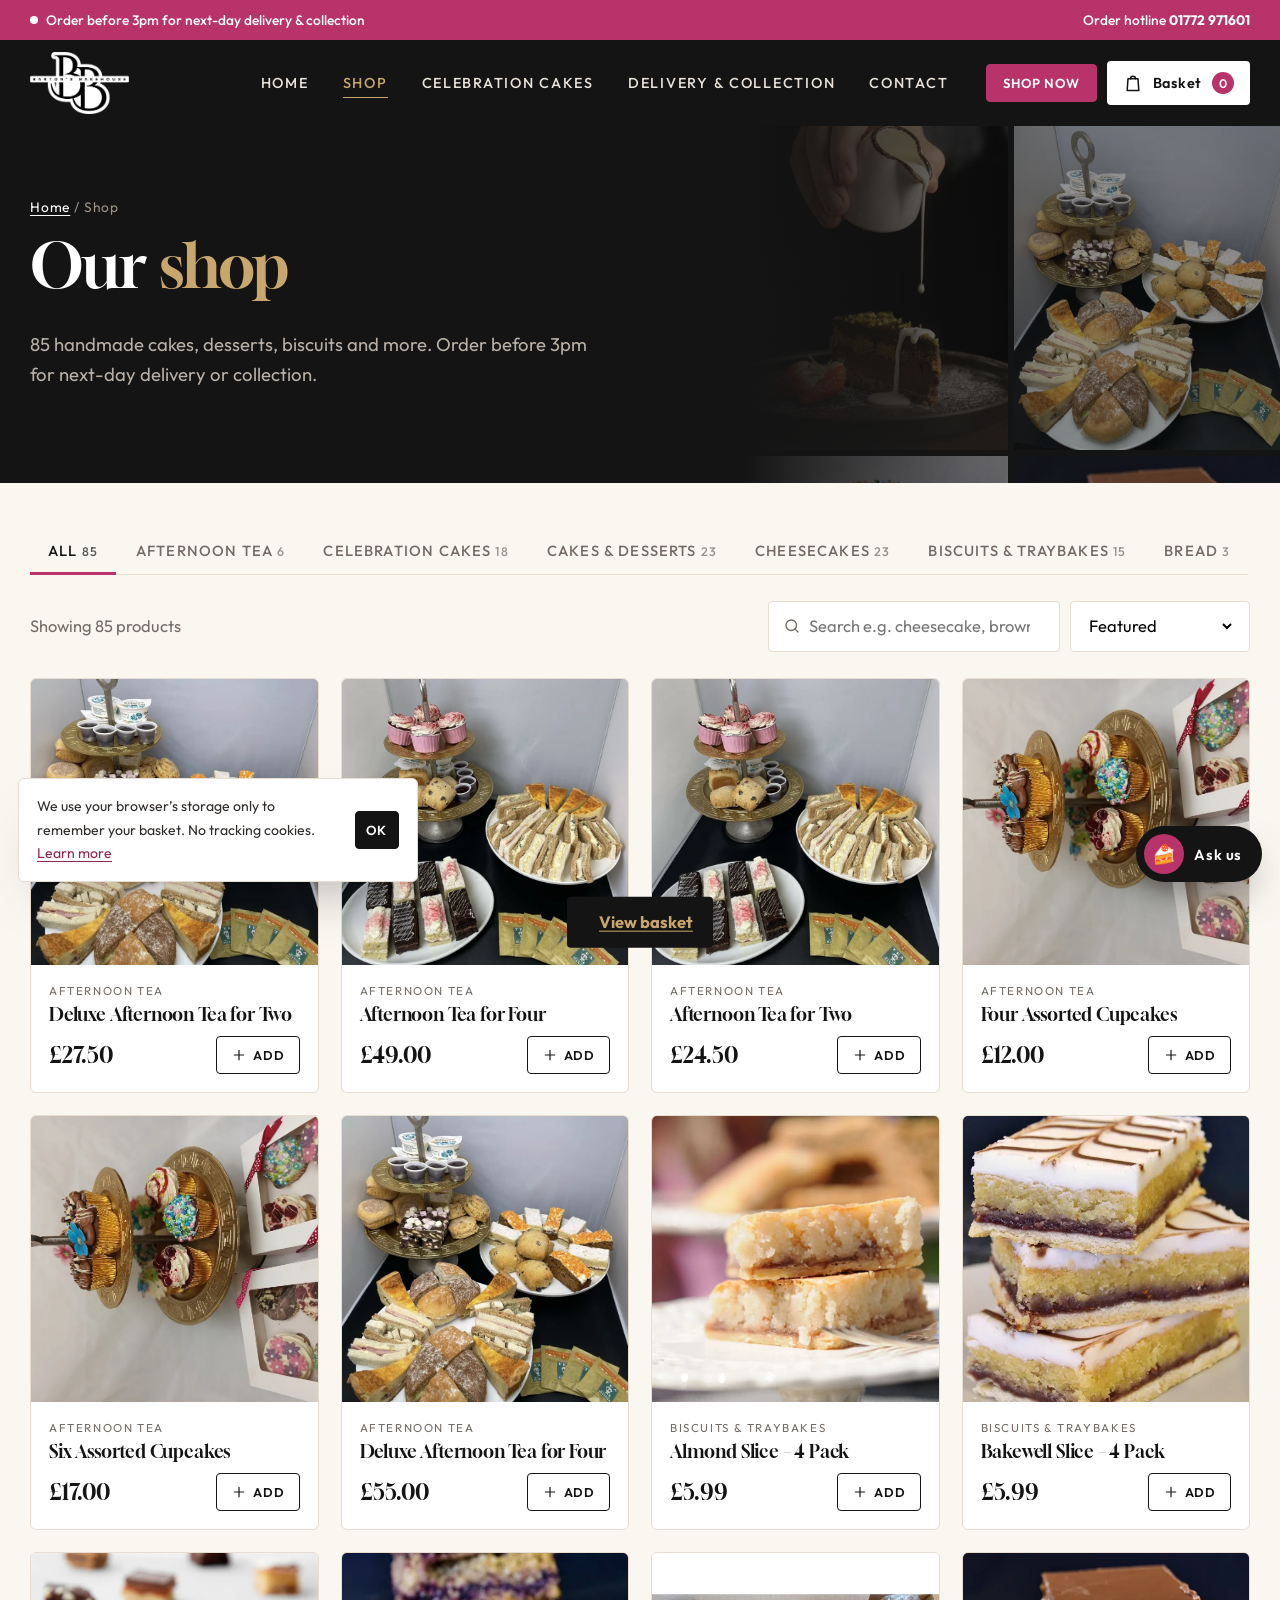
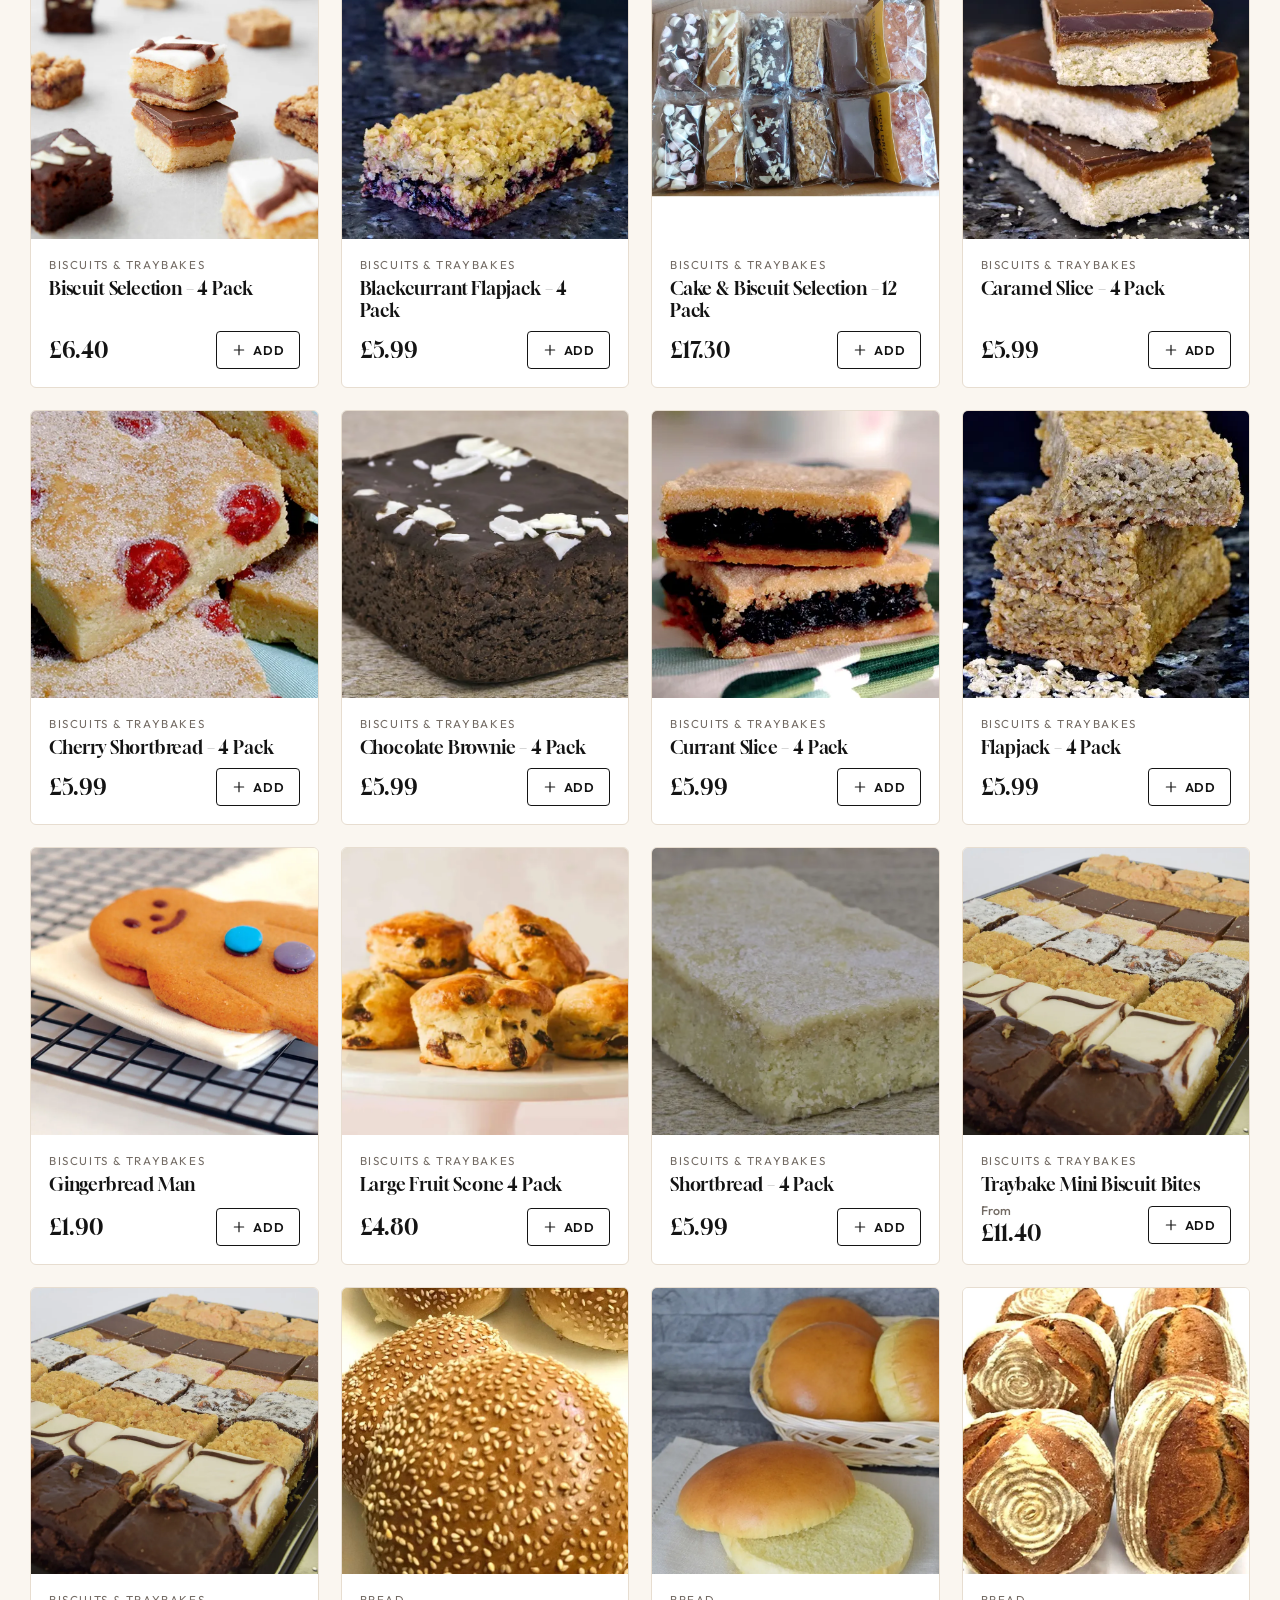
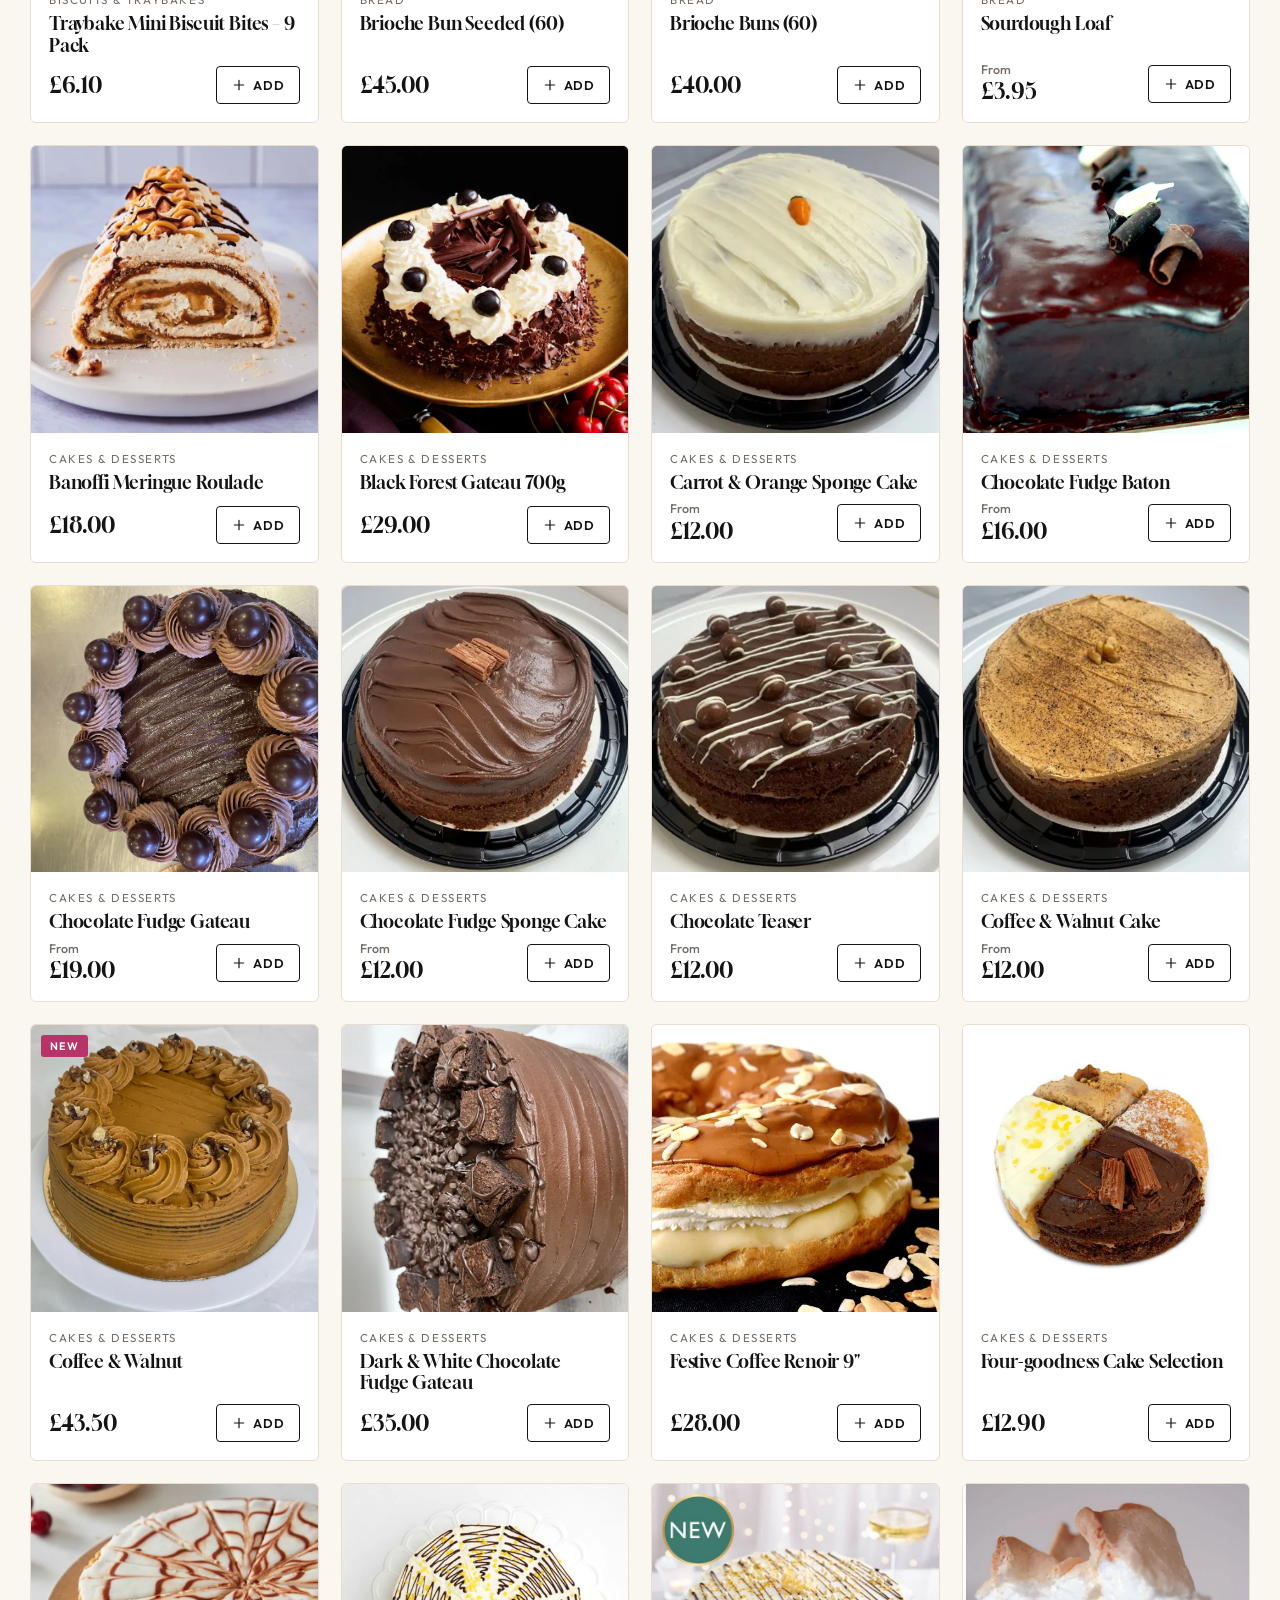
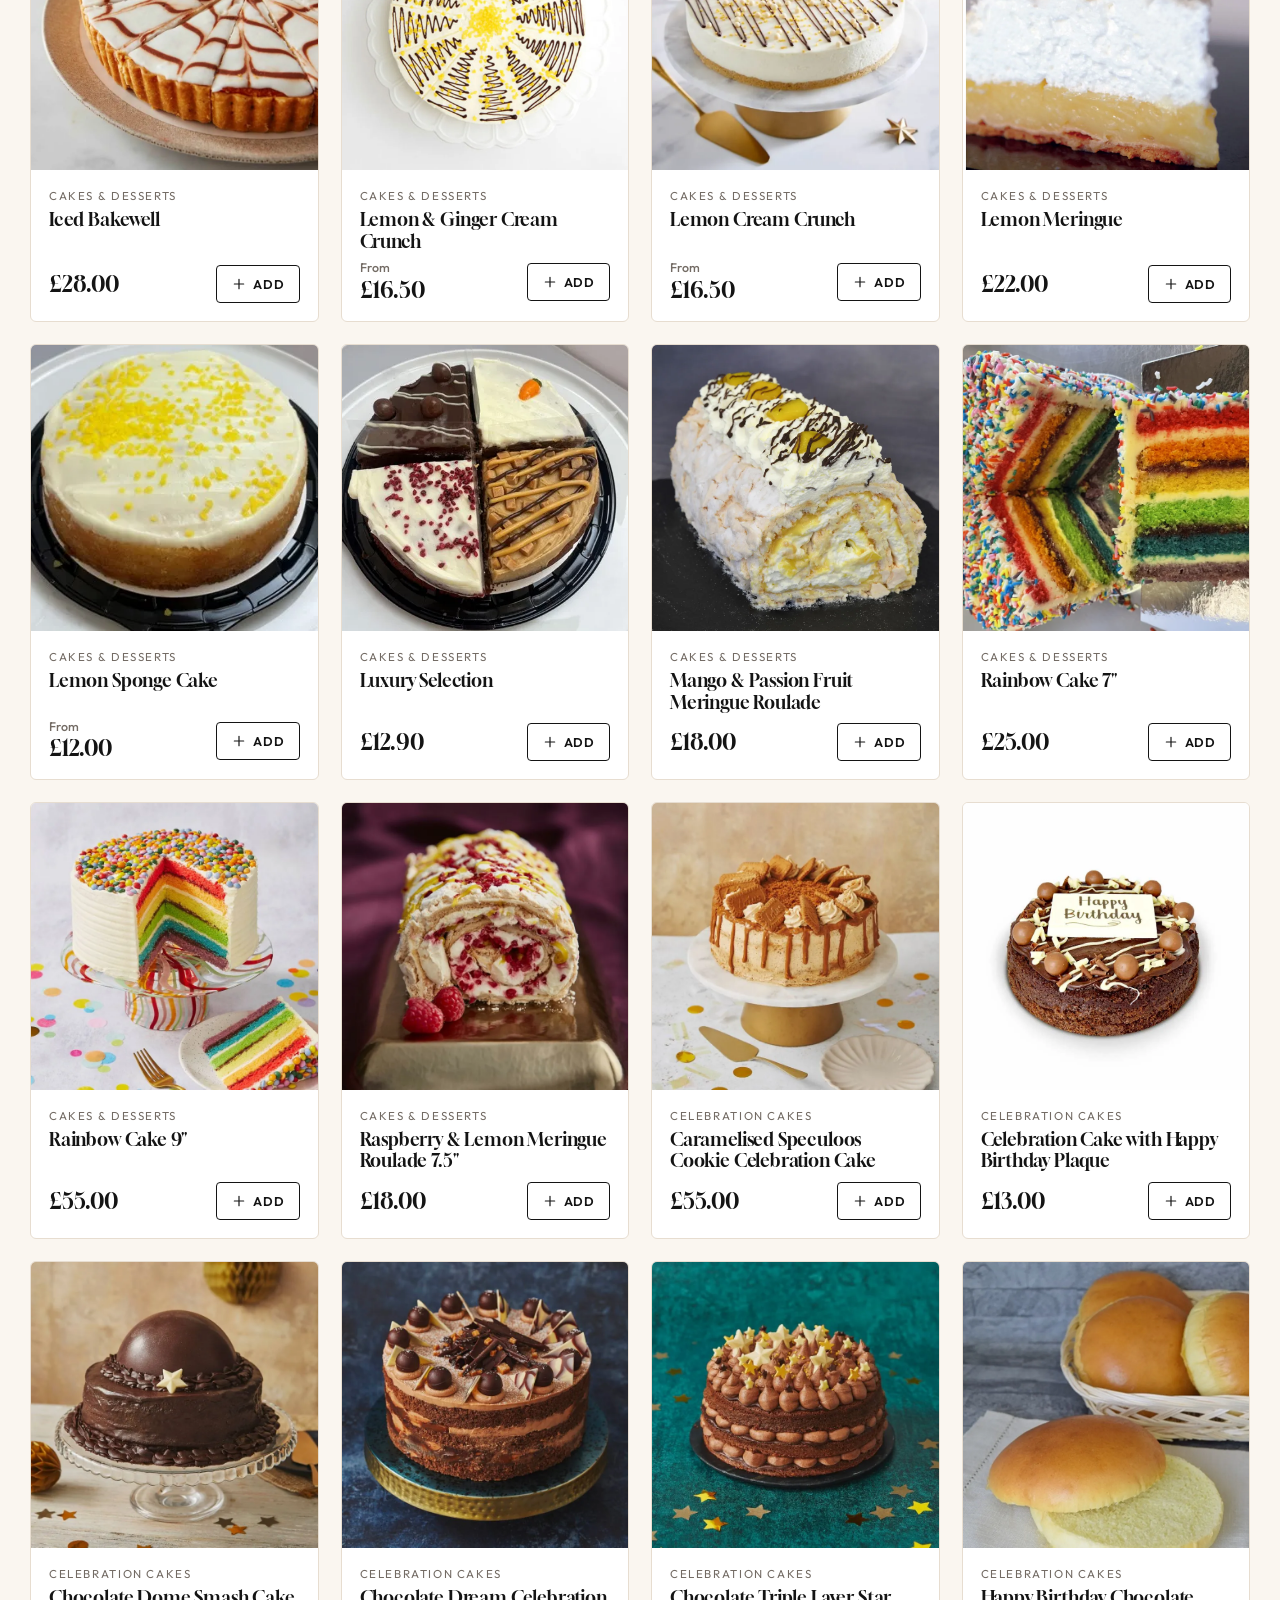
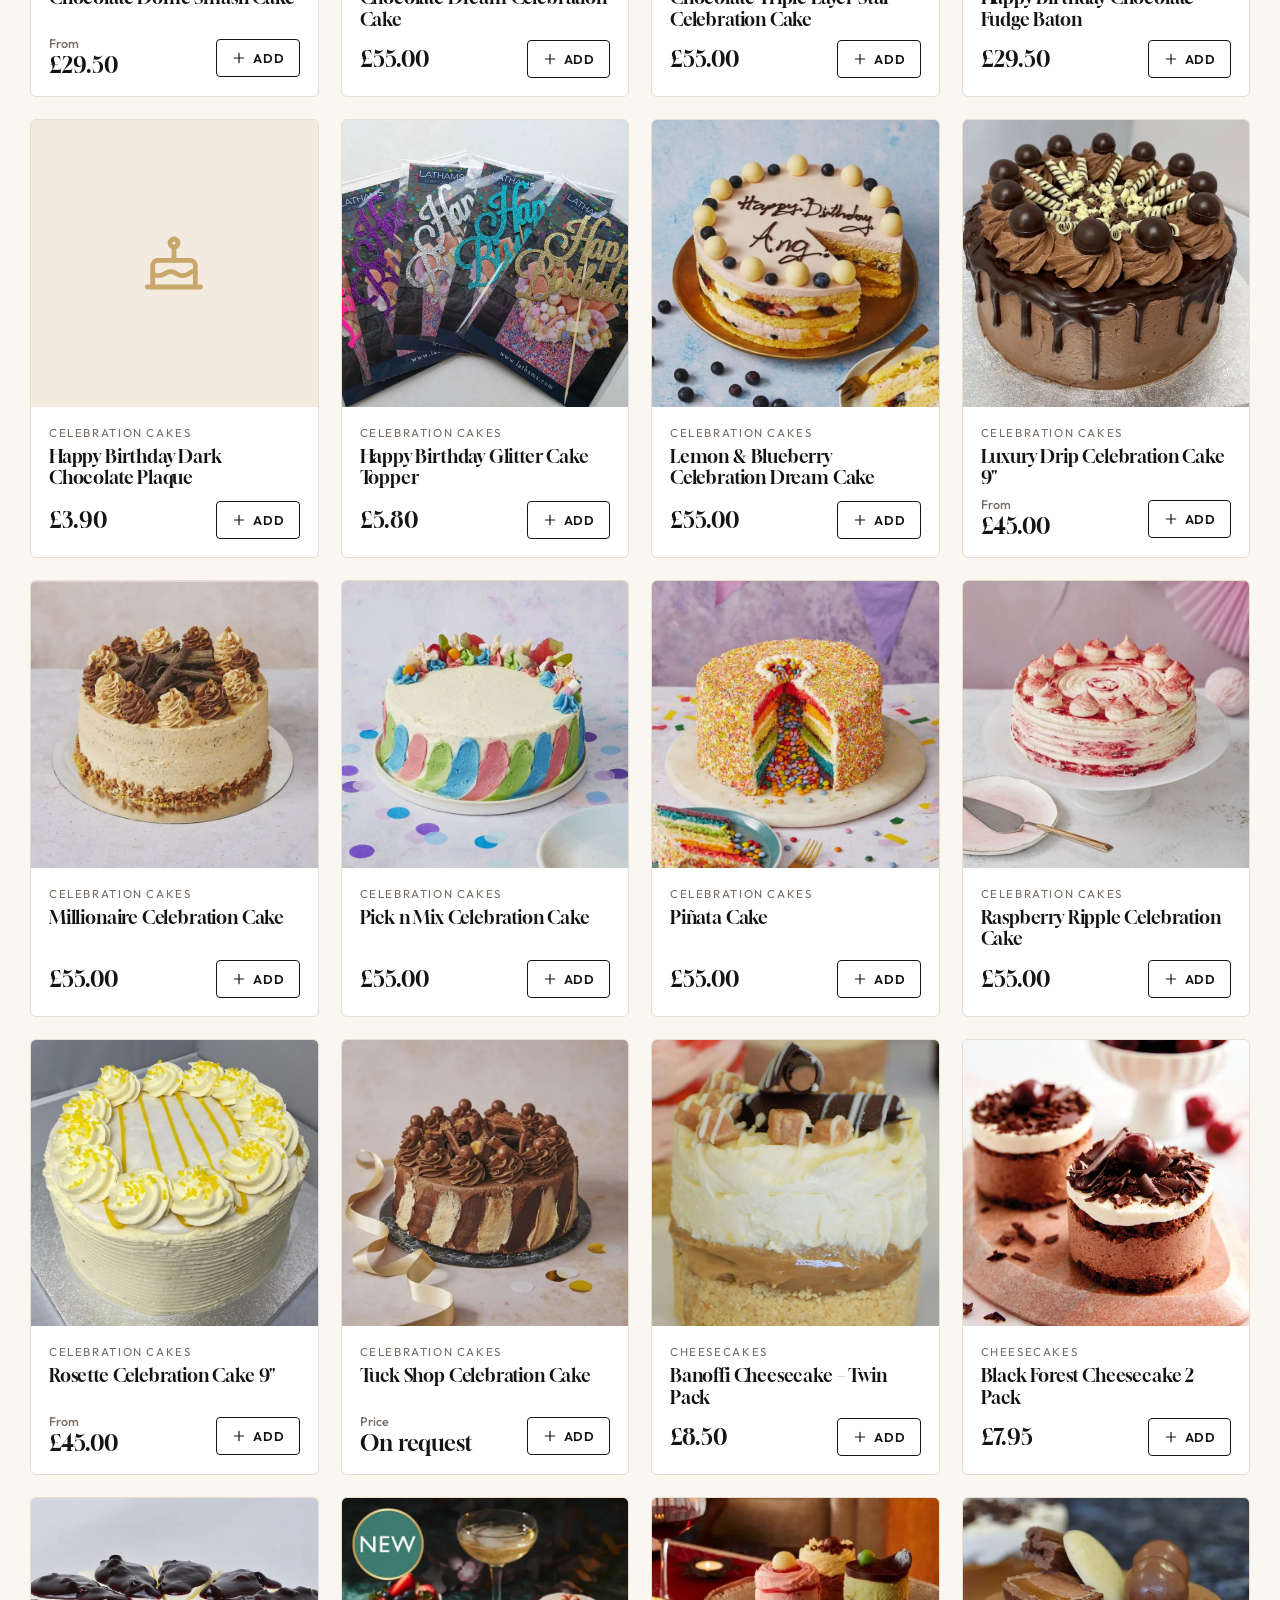
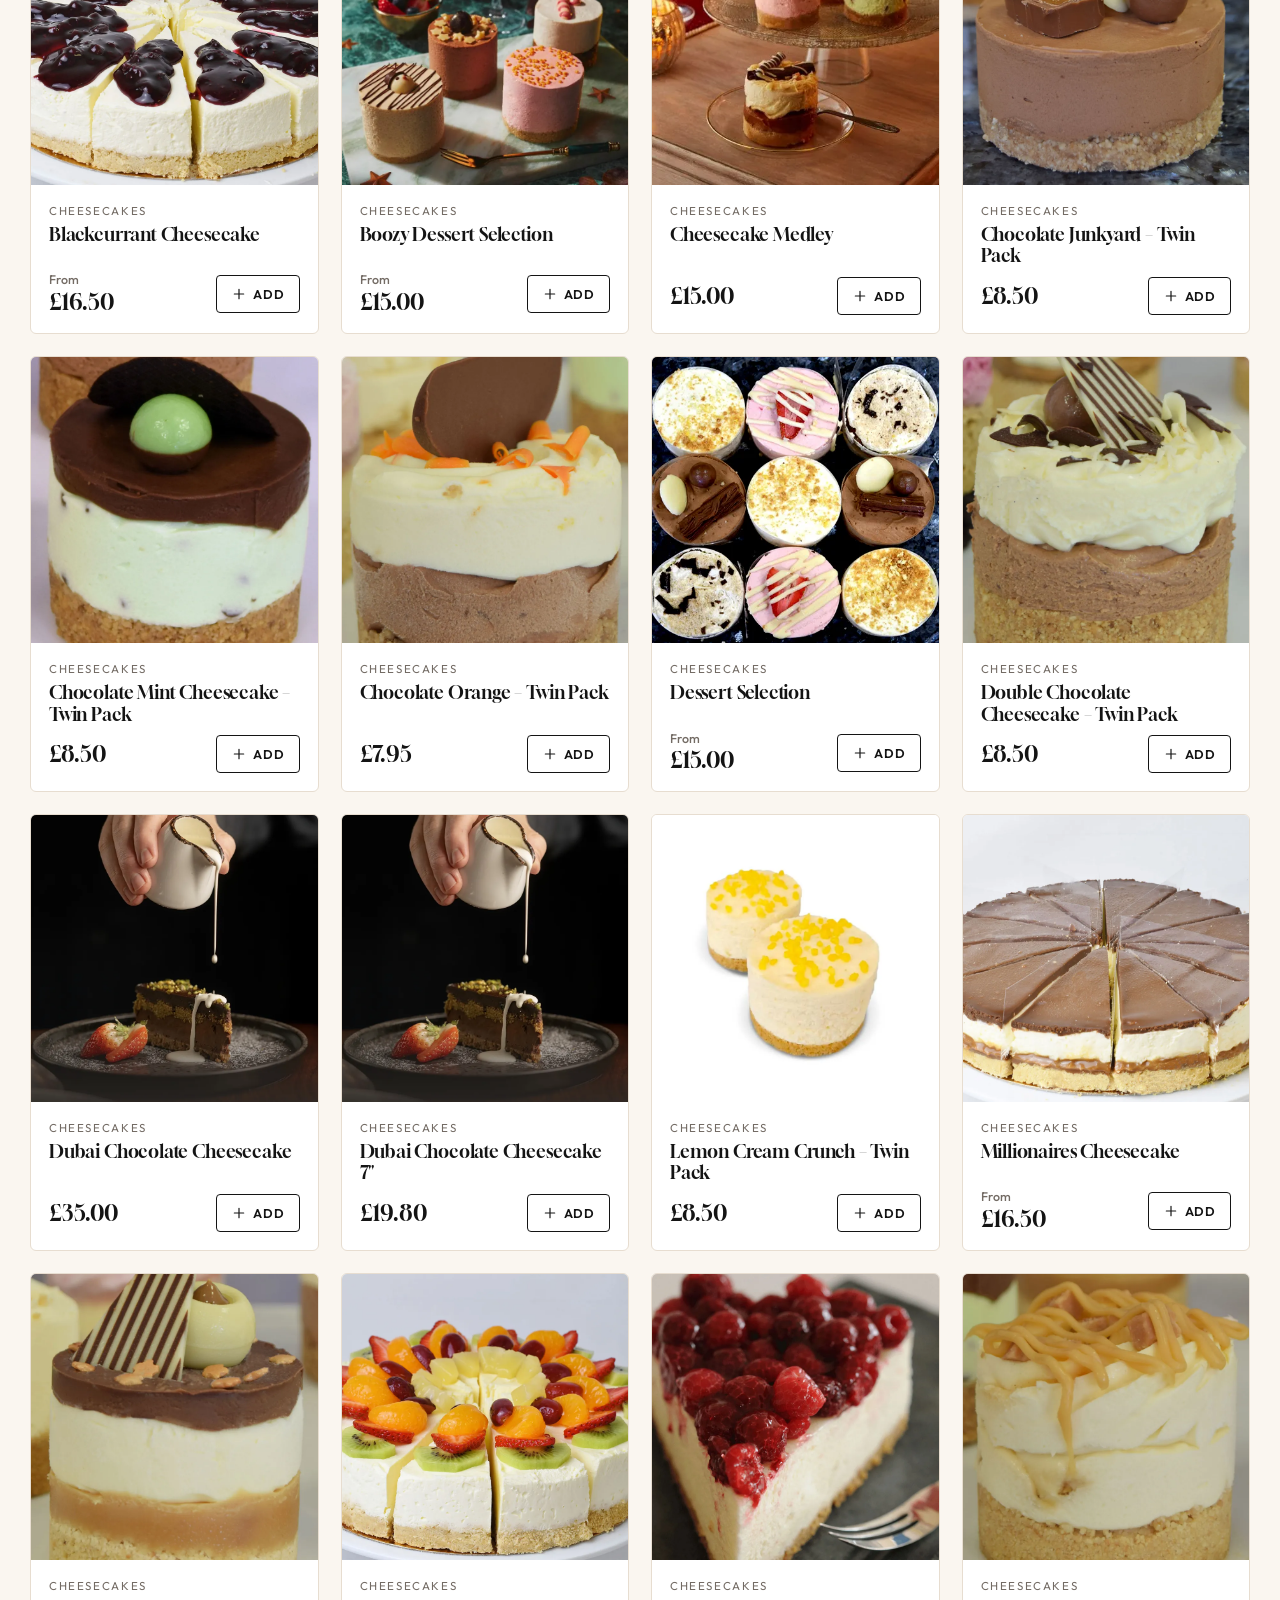
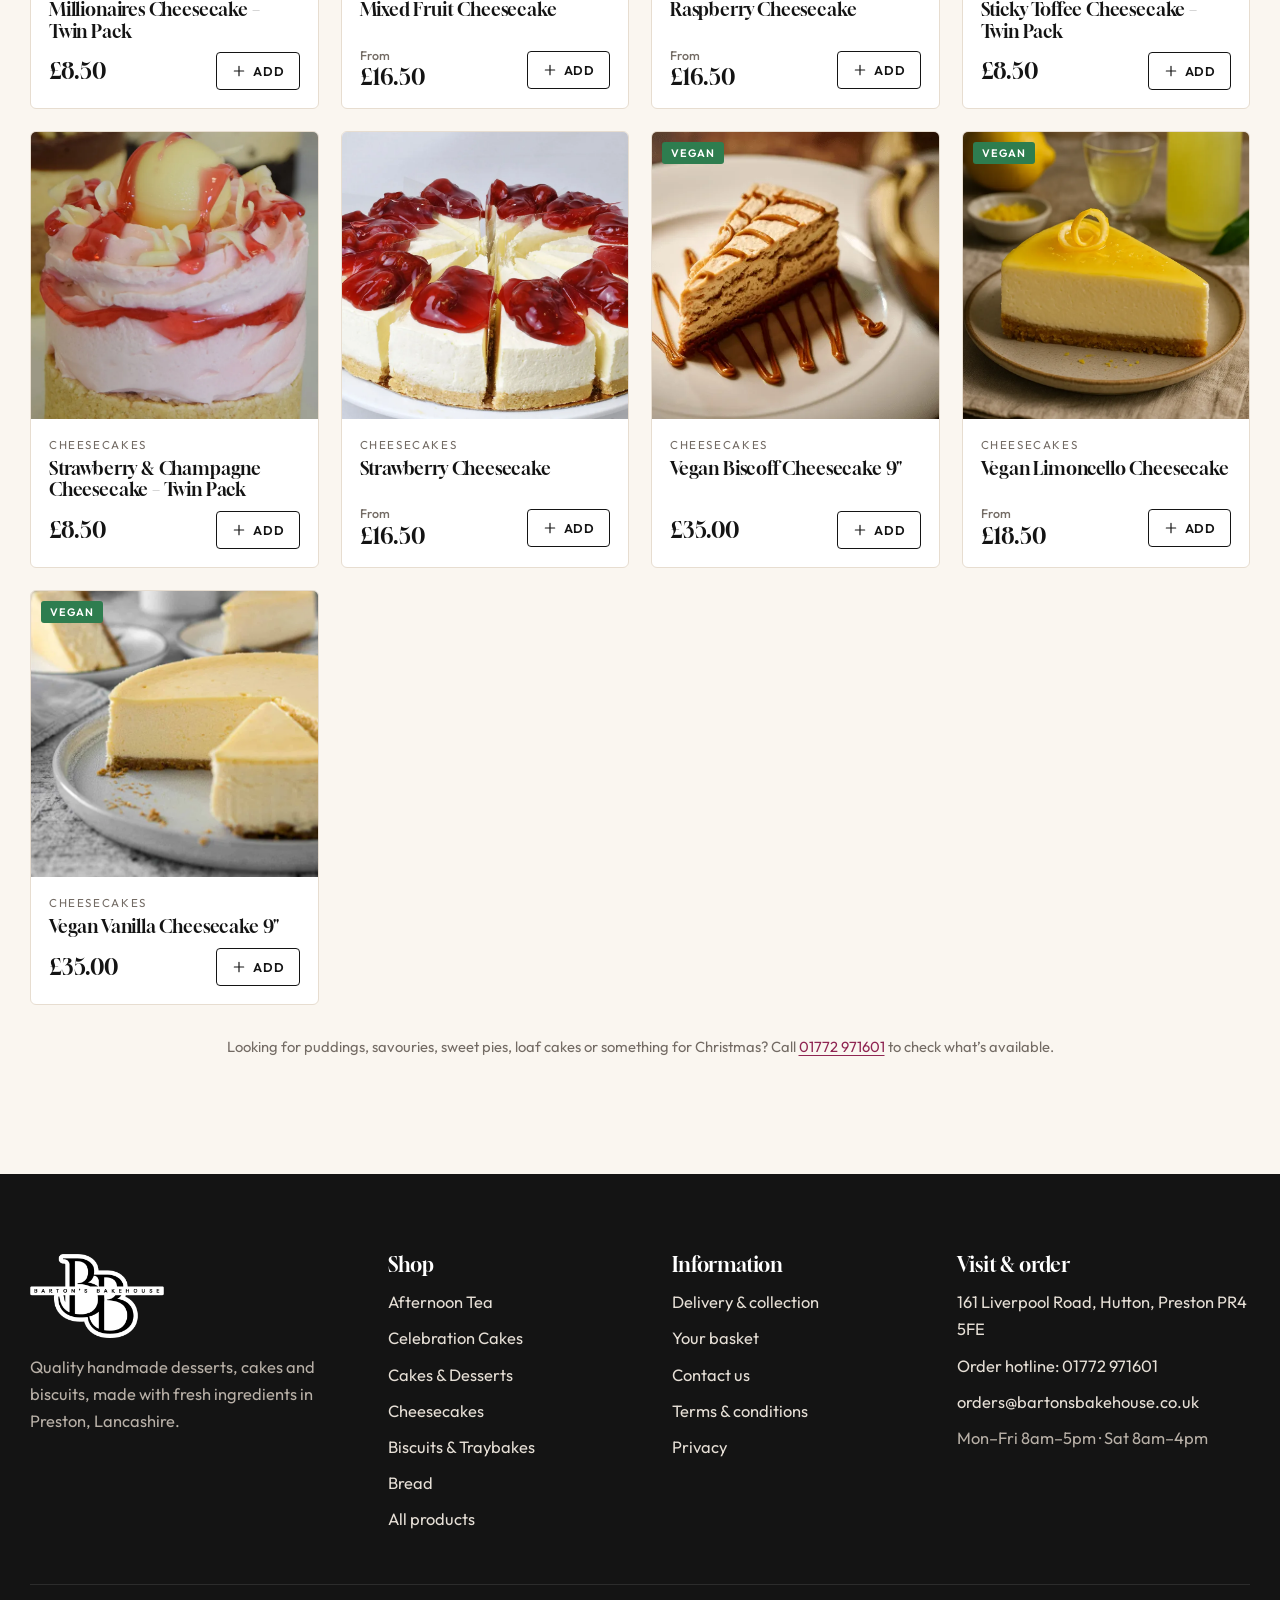
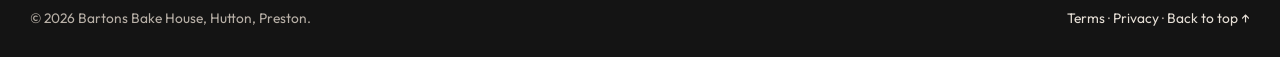
<file: bartons-bakehouse-WEBSITE (1)/shop.html>
<!doctype html>
<html lang="en-GB" class="no-js">
<head>
<meta charset="utf-8">
<meta name="viewport" content="width=device-width, initial-scale=1, viewport-fit=cover">
<title>Shop Cakes, Cheesecakes &amp; Afternoon Tea Online | Bartons Bake House Preston</title>
<meta name="description" content="Order handmade celebration cakes, cheesecakes, afternoon tea, biscuits, traybakes and bread online from Bartons Bake House, Preston. Next-day local delivery or click &amp; collect.">
<link rel="canonical" href="https://bartonsbakehouses.co.uk/shop.html">
<meta name="theme-color" content="#141414">
<meta property="og:type" content="website">
<meta property="og:site_name" content="Bartons Bake House">
<meta property="og:title" content="Shop Cakes, Cheesecakes &amp; Afternoon Tea Online | Bartons Bake House Preston">
<meta property="og:description" content="Order handmade celebration cakes, cheesecakes, afternoon tea, biscuits, traybakes and bread online from Bartons Bake House, Preston. Next-day local delivery or click &amp; collect.">
<meta property="og:url" content="https://bartonsbakehouses.co.uk/shop.html">
<meta property="og:image" content="https://bartonsbakehouses.co.uk/og-image.jpg">
<meta property="og:locale" content="en_GB">
<meta name="twitter:card" content="summary_large_image">
<link rel="icon" href="favicon.png" type="image/png">
<link rel="apple-touch-icon" href="favicon.png">
<link rel="manifest" href="site.webmanifest">
<link rel="preconnect" href="https://fonts.googleapis.com">
<link rel="preconnect" href="https://fonts.gstatic.com" crossorigin>
<link href="https://fonts.googleapis.com/css2?family=Gloock&family=Outfit:wght@300;400;500;600;700&display=swap" rel="stylesheet">
<link rel="stylesheet" href="styles.css">
<script type="application/ld+json">{"@context": "https://schema.org", "@type": "Bakery", "name": "Bartons Bake House", "url": "https://bartonsbakehouses.co.uk", "telephone": "+441772971601", "email": "orders@bartonsbakehouse.co.uk", "image": "https://bartonsbakehouses.co.uk/og-image.jpg", "logo": "https://bartonsbakehouses.co.uk/favicon.png", "priceRange": "£", "address": {"@type": "PostalAddress", "streetAddress": "161 Liverpool Road, Hutton", "addressLocality": "Preston", "postalCode": "PR4 5FE", "addressCountry": "GB"}, "openingHoursSpecification": [{"@type": "OpeningHoursSpecification", "dayOfWeek": ["Monday", "Tuesday", "Wednesday", "Thursday", "Friday"], "opens": "08:00", "closes": "17:00"}, {"@type": "OpeningHoursSpecification", "dayOfWeek": "Saturday", "opens": "08:00", "closes": "16:00"}], "areaServed": ["Preston", "Lancaster", "Blackpool & the Fylde", "Wigan", "Bolton", "Blackburn, Darwen & Clitheroe"], "hasMap": "https://www.google.com/maps/search/?api=1&query=Bartons%20Bake%20House%2C%20161%20Liverpool%20Road%2C%20Hutton%2C%20Preston%20PR4%205FE"}</script>
<script defer src="site-config.js"></script>
<script defer src="main.js"></script>
<script defer src="chatbot.js"></script>
</head>
<body>
<a class="skip" href="#main">Skip to content</a>
<div class="topbar"><div class="wrap"><span class="cut">Order before 3pm for next-day delivery &amp; collection</span><span class="hide-s">Order hotline <a href="tel:+441772971601">01772 971601</a></span></div></div>
<header class="hdr">
  <div class="wrap hdr-in">
    <a class="logo" href="index.html" aria-label="Bartons Bake House home"><img src="bb-logo-light.png" alt="Bartons Bake House" width="468" height="294"></a>
    <nav class="nav" id="nav" aria-label="Main"><ul><li><a href="index.html">Home</a></li><li><a href="shop.html" aria-current="page">Shop</a></li><li><a href="shop.html?cat=celebration-cakes">Celebration Cakes</a></li><li><a href="delivery.html">Delivery & Collection</a></li><li><a href="contact.html">Contact</a></li>
      <li class="m-only"><a class="btn btn-rasp btn-block" href="shop.html"><svg viewBox="0 0 24 24" fill="none" stroke="currentColor" stroke-width="1.8" stroke-linecap="round" stroke-linejoin="round" aria-hidden="true"><path d="M6 7h12l1 14H5z"/><path d="M9 7a3 3 0 0 1 6 0"/></svg> Shop now</a></li>
      <li class="m-only"><a class="btn btn-light btn-block" href="tel:+441772971601"><svg viewBox="0 0 24 24" fill="none" stroke="currentColor" stroke-width="1.8" stroke-linecap="round" stroke-linejoin="round" aria-hidden="true"><path d="M22 16.9v3a2 2 0 0 1-2.2 2 19.8 19.8 0 0 1-8.6-3.1 19.5 19.5 0 0 1-6-6A19.8 19.8 0 0 1 2.1 4.2 2 2 0 0 1 4.1 2h3a2 2 0 0 1 2 1.7c.1.9.4 1.8.7 2.7a2 2 0 0 1-.5 2.1L8 9.8a16 16 0 0 0 6 6l1.3-1.3a2 2 0 0 1 2.1-.4c.9.3 1.8.6 2.7.7a2 2 0 0 1 1.7 2z"/></svg> 01772 971601</a></li></ul></nav>
    <div class="hdr-cta">
      <a class="btn btn-rasp btn-sm" href="shop.html">Shop now</a>
      <a class="cart-btn" href="order.html" aria-label="Basket"><svg viewBox="0 0 24 24" fill="none" stroke="currentColor" stroke-width="1.8" stroke-linecap="round" stroke-linejoin="round" aria-hidden="true"><path d="M6 7h12l1 14H5z"/><path d="M9 7a3 3 0 0 1 6 0"/></svg><span class="lbl">Basket</span><span class="count">0</span></a>
      <button class="burger" aria-label="Open menu" aria-expanded="false" aria-controls="nav"><span></span><span></span><span></span></button>
    </div>
  </div>
</header>
<main id="main">
<section class="phero"><div class="strip-img" aria-hidden="true"><img src="p-dubai-chocolate-cheesecake.webp" alt=""><img src="p-deluxe-afternoon-tea-for-two.webp" alt=""><img src="p-rainbow-cake-9.webp" alt=""><img src="p-caramel-slice-4-pack.webp" alt=""></div><div class="wrap load"><div class="crumbs"><a href="index.html">Home</a> / Shop</div><h1>Our <i>shop</i></h1><p class="lead">85 handmade cakes, desserts, biscuits and more. Order before 3pm for next-day delivery or collection.</p></div></section>
<section class="sec" style="padding-top:44px">
  <div class="wrap">
    <div class="tabs-wrap"><div class="tabs" role="tablist" aria-label="Product categories"><span class="ind" aria-hidden="true"></span><button role="tab" data-f="all" aria-selected="true">All<span>85</span></button><button role="tab" data-f="afternoon-tea" aria-selected="false" tabindex="-1">Afternoon Tea<span>6</span></button><button role="tab" data-f="celebration-cakes" aria-selected="false" tabindex="-1">Celebration Cakes<span>18</span></button><button role="tab" data-f="cakes-and-desserts" aria-selected="false" tabindex="-1">Cakes & Desserts<span>23</span></button><button role="tab" data-f="cheesecakes" aria-selected="false" tabindex="-1">Cheesecakes<span>23</span></button><button role="tab" data-f="biscuits" aria-selected="false" tabindex="-1">Biscuits & Traybakes<span>15</span></button><button role="tab" data-f="bread" aria-selected="false" tabindex="-1">Bread<span>3</span></button></div></div>
    <div class="tools"><p id="count" aria-live="polite">Showing 85 products</p>
      <div class="r"><label class="search"><span class="sr-only">Search products</span><svg viewBox="0 0 24 24" fill="none" stroke="currentColor" stroke-width="1.8" stroke-linecap="round" stroke-linejoin="round" aria-hidden="true"><circle cx="11" cy="11" r="7"/><path d="m20 20-3.5-3.5"/></svg><input id="q" type="search" placeholder="Search e.g. cheesecake, brownie…"></label>
        <label class="sort"><span class="sr-only">Sort products</span><select id="sort"><option value="">Featured</option><option value="low">Price: low to high</option><option value="high">Price: high to low</option><option value="az">Name A–Z</option></select></label></div></div>
    <div class="grid" id="shop-grid"><article class="pcard" data-cats="afternoon-tea" data-name="deluxe afternoon tea for two" data-price="27.5" data-i="0"><div class="ph"><img src="p-deluxe-afternoon-tea-for-two.webp" alt="Deluxe Afternoon Tea for Two" loading="lazy"></div><div class="bd"><span class="cn">Afternoon Tea</span><h3>Deluxe Afternoon Tea for Two</h3><div class="row"><span class="pr">£27.50</span><button class="add" type="button" data-id="deluxe-afternoon-tea-for-two" aria-label="Add Deluxe Afternoon Tea for Two to basket"><svg viewBox="0 0 24 24" fill="none" stroke="currentColor" stroke-width="1.8" stroke-linecap="round" stroke-linejoin="round" aria-hidden="true"><path d="M12 5v14M5 12h14"/></svg> Add</button></div></div></article><article class="pcard" data-cats="afternoon-tea" data-name="afternoon tea for four" data-price="49.0" data-i="1"><div class="ph"><img src="p-afternoon-tea-for-four.webp" alt="Afternoon Tea for Four" loading="lazy"></div><div class="bd"><span class="cn">Afternoon Tea</span><h3>Afternoon Tea for Four</h3><div class="row"><span class="pr">£49.00</span><button class="add" type="button" data-id="afternoon-tea-for-four" aria-label="Add Afternoon Tea for Four to basket"><svg viewBox="0 0 24 24" fill="none" stroke="currentColor" stroke-width="1.8" stroke-linecap="round" stroke-linejoin="round" aria-hidden="true"><path d="M12 5v14M5 12h14"/></svg> Add</button></div></div></article><article class="pcard" data-cats="afternoon-tea" data-name="afternoon tea for two" data-price="24.5" data-i="2"><div class="ph"><img src="p-afternoon-tea-for-four.webp" alt="Afternoon Tea for Two" loading="lazy"></div><div class="bd"><span class="cn">Afternoon Tea</span><h3>Afternoon Tea for Two</h3><div class="row"><span class="pr">£24.50</span><button class="add" type="button" data-id="afternoon-tea-for-two" aria-label="Add Afternoon Tea for Two to basket"><svg viewBox="0 0 24 24" fill="none" stroke="currentColor" stroke-width="1.8" stroke-linecap="round" stroke-linejoin="round" aria-hidden="true"><path d="M12 5v14M5 12h14"/></svg> Add</button></div></div></article><article class="pcard" data-cats="afternoon-tea cakes-and-desserts" data-name="four assorted cupcakes" data-price="12.0" data-i="3"><div class="ph"><img src="p-four-assorted-cupcakes.webp" alt="Four Assorted Cupcakes" loading="lazy"></div><div class="bd"><span class="cn">Afternoon Tea</span><h3>Four Assorted Cupcakes</h3><div class="row"><span class="pr">£12.00</span><button class="add" type="button" data-id="four-assorted-cupcakes" aria-label="Add Four Assorted Cupcakes to basket"><svg viewBox="0 0 24 24" fill="none" stroke="currentColor" stroke-width="1.8" stroke-linecap="round" stroke-linejoin="round" aria-hidden="true"><path d="M12 5v14M5 12h14"/></svg> Add</button></div></div></article><article class="pcard" data-cats="afternoon-tea" data-name="six assorted cupcakes" data-price="17.0" data-i="4"><div class="ph"><img src="p-four-assorted-cupcakes.webp" alt="Six Assorted Cupcakes" loading="lazy"></div><div class="bd"><span class="cn">Afternoon Tea</span><h3>Six Assorted Cupcakes</h3><div class="row"><span class="pr">£17.00</span><button class="add" type="button" data-id="six-assorted-cupcakes" aria-label="Add Six Assorted Cupcakes to basket"><svg viewBox="0 0 24 24" fill="none" stroke="currentColor" stroke-width="1.8" stroke-linecap="round" stroke-linejoin="round" aria-hidden="true"><path d="M12 5v14M5 12h14"/></svg> Add</button></div></div></article><article class="pcard" data-cats="afternoon-tea" data-name="deluxe afternoon tea for four" data-price="55.0" data-i="5"><div class="ph"><img src="p-deluxe-afternoon-tea-for-two.webp" alt="Deluxe Afternoon Tea for Four" loading="lazy"></div><div class="bd"><span class="cn">Afternoon Tea</span><h3>Deluxe Afternoon Tea for Four</h3><div class="row"><span class="pr">£55.00</span><button class="add" type="button" data-id="deluxe-afternoon-tea-for-four" aria-label="Add Deluxe Afternoon Tea for Four to basket"><svg viewBox="0 0 24 24" fill="none" stroke="currentColor" stroke-width="1.8" stroke-linecap="round" stroke-linejoin="round" aria-hidden="true"><path d="M12 5v14M5 12h14"/></svg> Add</button></div></div></article><article class="pcard" data-cats="biscuits" data-name="almond slice – 4 pack" data-price="5.99" data-i="6"><div class="ph"><img src="p-almond-slice-4-pack.webp" alt="Almond Slice – 4 Pack" loading="lazy"></div><div class="bd"><span class="cn">Biscuits & Traybakes</span><h3>Almond Slice – 4 Pack</h3><div class="row"><span class="pr">£5.99</span><button class="add" type="button" data-id="almond-slice-4-pack" aria-label="Add Almond Slice – 4 Pack to basket"><svg viewBox="0 0 24 24" fill="none" stroke="currentColor" stroke-width="1.8" stroke-linecap="round" stroke-linejoin="round" aria-hidden="true"><path d="M12 5v14M5 12h14"/></svg> Add</button></div></div></article><article class="pcard" data-cats="biscuits" data-name="bakewell slice – 4 pack" data-price="5.99" data-i="7"><div class="ph"><img src="p-bakewell-slice-4-pack.webp" alt="Bakewell Slice – 4 Pack" loading="lazy"></div><div class="bd"><span class="cn">Biscuits & Traybakes</span><h3>Bakewell Slice – 4 Pack</h3><div class="row"><span class="pr">£5.99</span><button class="add" type="button" data-id="bakewell-slice-4-pack" aria-label="Add Bakewell Slice – 4 Pack to basket"><svg viewBox="0 0 24 24" fill="none" stroke="currentColor" stroke-width="1.8" stroke-linecap="round" stroke-linejoin="round" aria-hidden="true"><path d="M12 5v14M5 12h14"/></svg> Add</button></div></div></article><article class="pcard" data-cats="biscuits" data-name="biscuit selection – 4 pack" data-price="6.4" data-i="8"><div class="ph"><img src="p-biscuit-selection-4-pack.webp" alt="Biscuit Selection – 4 Pack" loading="lazy"></div><div class="bd"><span class="cn">Biscuits & Traybakes</span><h3>Biscuit Selection – 4 Pack</h3><div class="row"><span class="pr">£6.40</span><button class="add" type="button" data-id="biscuit-selection-4-pack" aria-label="Add Biscuit Selection – 4 Pack to basket"><svg viewBox="0 0 24 24" fill="none" stroke="currentColor" stroke-width="1.8" stroke-linecap="round" stroke-linejoin="round" aria-hidden="true"><path d="M12 5v14M5 12h14"/></svg> Add</button></div></div></article><article class="pcard" data-cats="biscuits" data-name="blackcurrant flapjack – 4 pack" data-price="5.99" data-i="9"><div class="ph"><img src="p-blackcurrant-flapjack-4-pack.webp" alt="Blackcurrant Flapjack – 4 Pack" loading="lazy"></div><div class="bd"><span class="cn">Biscuits & Traybakes</span><h3>Blackcurrant Flapjack – 4 Pack</h3><div class="row"><span class="pr">£5.99</span><button class="add" type="button" data-id="blackcurrant-flapjack-4-pack" aria-label="Add Blackcurrant Flapjack – 4 Pack to basket"><svg viewBox="0 0 24 24" fill="none" stroke="currentColor" stroke-width="1.8" stroke-linecap="round" stroke-linejoin="round" aria-hidden="true"><path d="M12 5v14M5 12h14"/></svg> Add</button></div></div></article><article class="pcard" data-cats="biscuits" data-name="cake &amp; biscuit selection – 12 pack" data-price="17.3" data-i="10"><div class="ph"><img src="p-cake-biscuit-selection-12-pack.webp" alt="Cake &amp; Biscuit Selection – 12 Pack" loading="lazy"></div><div class="bd"><span class="cn">Biscuits & Traybakes</span><h3>Cake &amp; Biscuit Selection – 12 Pack</h3><div class="row"><span class="pr">£17.30</span><button class="add" type="button" data-id="cake-biscuit-selection-12-pack" aria-label="Add Cake &amp; Biscuit Selection – 12 Pack to basket"><svg viewBox="0 0 24 24" fill="none" stroke="currentColor" stroke-width="1.8" stroke-linecap="round" stroke-linejoin="round" aria-hidden="true"><path d="M12 5v14M5 12h14"/></svg> Add</button></div></div></article><article class="pcard" data-cats="biscuits" data-name="caramel slice – 4 pack" data-price="5.99" data-i="11"><div class="ph"><img src="p-caramel-slice-4-pack.webp" alt="Caramel Slice – 4 Pack" loading="lazy"></div><div class="bd"><span class="cn">Biscuits & Traybakes</span><h3>Caramel Slice – 4 Pack</h3><div class="row"><span class="pr">£5.99</span><button class="add" type="button" data-id="caramel-slice-4-pack" aria-label="Add Caramel Slice – 4 Pack to basket"><svg viewBox="0 0 24 24" fill="none" stroke="currentColor" stroke-width="1.8" stroke-linecap="round" stroke-linejoin="round" aria-hidden="true"><path d="M12 5v14M5 12h14"/></svg> Add</button></div></div></article><article class="pcard" data-cats="biscuits" data-name="cherry shortbread – 4 pack" data-price="5.99" data-i="12"><div class="ph"><img src="p-cherry-shortbread-4-pack.webp" alt="Cherry Shortbread – 4 Pack" loading="lazy"></div><div class="bd"><span class="cn">Biscuits & Traybakes</span><h3>Cherry Shortbread – 4 Pack</h3><div class="row"><span class="pr">£5.99</span><button class="add" type="button" data-id="cherry-shortbread-4-pack" aria-label="Add Cherry Shortbread – 4 Pack to basket"><svg viewBox="0 0 24 24" fill="none" stroke="currentColor" stroke-width="1.8" stroke-linecap="round" stroke-linejoin="round" aria-hidden="true"><path d="M12 5v14M5 12h14"/></svg> Add</button></div></div></article><article class="pcard" data-cats="biscuits" data-name="chocolate brownie – 4 pack" data-price="5.99" data-i="13"><div class="ph"><img src="p-chocolate-brownie-4-pack.webp" alt="Chocolate Brownie – 4 Pack" loading="lazy"></div><div class="bd"><span class="cn">Biscuits & Traybakes</span><h3>Chocolate Brownie – 4 Pack</h3><div class="row"><span class="pr">£5.99</span><button class="add" type="button" data-id="chocolate-brownie-4-pack" aria-label="Add Chocolate Brownie – 4 Pack to basket"><svg viewBox="0 0 24 24" fill="none" stroke="currentColor" stroke-width="1.8" stroke-linecap="round" stroke-linejoin="round" aria-hidden="true"><path d="M12 5v14M5 12h14"/></svg> Add</button></div></div></article><article class="pcard" data-cats="biscuits" data-name="currant slice – 4 pack" data-price="5.99" data-i="14"><div class="ph"><img src="p-currant-slice-4-pack.webp" alt="Currant Slice – 4 Pack" loading="lazy"></div><div class="bd"><span class="cn">Biscuits & Traybakes</span><h3>Currant Slice – 4 Pack</h3><div class="row"><span class="pr">£5.99</span><button class="add" type="button" data-id="currant-slice-4-pack" aria-label="Add Currant Slice – 4 Pack to basket"><svg viewBox="0 0 24 24" fill="none" stroke="currentColor" stroke-width="1.8" stroke-linecap="round" stroke-linejoin="round" aria-hidden="true"><path d="M12 5v14M5 12h14"/></svg> Add</button></div></div></article><article class="pcard" data-cats="biscuits" data-name="flapjack – 4 pack" data-price="5.99" data-i="15"><div class="ph"><img src="p-flapjack-4-pack.webp" alt="Flapjack – 4 Pack" loading="lazy"></div><div class="bd"><span class="cn">Biscuits & Traybakes</span><h3>Flapjack – 4 Pack</h3><div class="row"><span class="pr">£5.99</span><button class="add" type="button" data-id="flapjack-4-pack" aria-label="Add Flapjack – 4 Pack to basket"><svg viewBox="0 0 24 24" fill="none" stroke="currentColor" stroke-width="1.8" stroke-linecap="round" stroke-linejoin="round" aria-hidden="true"><path d="M12 5v14M5 12h14"/></svg> Add</button></div></div></article><article class="pcard" data-cats="biscuits" data-name="gingerbread man" data-price="1.9" data-i="16"><div class="ph"><img src="p-gingerbread-man.webp" alt="Gingerbread Man" loading="lazy"></div><div class="bd"><span class="cn">Biscuits & Traybakes</span><h3>Gingerbread Man</h3><div class="row"><span class="pr">£1.90</span><button class="add" type="button" data-id="gingerbread-man" aria-label="Add Gingerbread Man to basket"><svg viewBox="0 0 24 24" fill="none" stroke="currentColor" stroke-width="1.8" stroke-linecap="round" stroke-linejoin="round" aria-hidden="true"><path d="M12 5v14M5 12h14"/></svg> Add</button></div></div></article><article class="pcard" data-cats="biscuits" data-name="large fruit scone 4 pack" data-price="4.8" data-i="17"><div class="ph"><img src="p-large-fruit-scone-4-pack.webp" alt="Large Fruit Scone 4 Pack" loading="lazy"></div><div class="bd"><span class="cn">Biscuits & Traybakes</span><h3>Large Fruit Scone 4 Pack</h3><div class="row"><span class="pr">£4.80</span><button class="add" type="button" data-id="large-fruit-scone-4-pack" aria-label="Add Large Fruit Scone 4 Pack to basket"><svg viewBox="0 0 24 24" fill="none" stroke="currentColor" stroke-width="1.8" stroke-linecap="round" stroke-linejoin="round" aria-hidden="true"><path d="M12 5v14M5 12h14"/></svg> Add</button></div></div></article><article class="pcard" data-cats="biscuits" data-name="shortbread – 4 pack" data-price="5.99" data-i="18"><div class="ph"><img src="p-shortbread-4-pack.webp" alt="Shortbread – 4 Pack" loading="lazy"></div><div class="bd"><span class="cn">Biscuits & Traybakes</span><h3>Shortbread – 4 Pack</h3><div class="row"><span class="pr">£5.99</span><button class="add" type="button" data-id="shortbread-4-pack" aria-label="Add Shortbread – 4 Pack to basket"><svg viewBox="0 0 24 24" fill="none" stroke="currentColor" stroke-width="1.8" stroke-linecap="round" stroke-linejoin="round" aria-hidden="true"><path d="M12 5v14M5 12h14"/></svg> Add</button></div></div></article><article class="pcard" data-cats="biscuits" data-name="traybake mini biscuit bites" data-price="11.4" data-i="19"><div class="ph"><img src="p-traybake-mini-biscuit-bites.webp" alt="Traybake Mini Biscuit Bites" loading="lazy"></div><div class="bd"><span class="cn">Biscuits & Traybakes</span><h3>Traybake Mini Biscuit Bites</h3><div class="row"><span class="pr"><small>From</small>£11.40</span><button class="add" type="button" data-id="traybake-mini-biscuit-bites" aria-label="Add Traybake Mini Biscuit Bites to basket"><svg viewBox="0 0 24 24" fill="none" stroke="currentColor" stroke-width="1.8" stroke-linecap="round" stroke-linejoin="round" aria-hidden="true"><path d="M12 5v14M5 12h14"/></svg> Add</button></div></div></article><article class="pcard" data-cats="biscuits" data-name="traybake mini biscuit bites – 9 pack" data-price="6.1" data-i="20"><div class="ph"><img src="p-traybake-mini-biscuit-bites.webp" alt="Traybake Mini Biscuit Bites – 9 Pack" loading="lazy"></div><div class="bd"><span class="cn">Biscuits & Traybakes</span><h3>Traybake Mini Biscuit Bites – 9 Pack</h3><div class="row"><span class="pr">£6.10</span><button class="add" type="button" data-id="traybake-mini-biscuit-bites-9-pack" aria-label="Add Traybake Mini Biscuit Bites – 9 Pack to basket"><svg viewBox="0 0 24 24" fill="none" stroke="currentColor" stroke-width="1.8" stroke-linecap="round" stroke-linejoin="round" aria-hidden="true"><path d="M12 5v14M5 12h14"/></svg> Add</button></div></div></article><article class="pcard" data-cats="bread" data-name="brioche bun seeded (60)" data-price="45.0" data-i="21"><div class="ph"><img src="p-brioche-bun-seeded-60.webp" alt="Brioche Bun Seeded (60)" loading="lazy"></div><div class="bd"><span class="cn">Bread</span><h3>Brioche Bun Seeded (60)</h3><div class="row"><span class="pr">£45.00</span><button class="add" type="button" data-id="brioche-bun-seeded-60" aria-label="Add Brioche Bun Seeded (60) to basket"><svg viewBox="0 0 24 24" fill="none" stroke="currentColor" stroke-width="1.8" stroke-linecap="round" stroke-linejoin="round" aria-hidden="true"><path d="M12 5v14M5 12h14"/></svg> Add</button></div></div></article><article class="pcard" data-cats="bread" data-name="brioche buns (60)" data-price="40.0" data-i="22"><div class="ph"><img src="p-briosh-buns-60.webp" alt="Brioche Buns (60)" loading="lazy"></div><div class="bd"><span class="cn">Bread</span><h3>Brioche Buns (60)</h3><div class="row"><span class="pr">£40.00</span><button class="add" type="button" data-id="briosh-buns-60" aria-label="Add Brioche Buns (60) to basket"><svg viewBox="0 0 24 24" fill="none" stroke="currentColor" stroke-width="1.8" stroke-linecap="round" stroke-linejoin="round" aria-hidden="true"><path d="M12 5v14M5 12h14"/></svg> Add</button></div></div></article><article class="pcard" data-cats="bread" data-name="sourdough loaf" data-price="3.95" data-i="23"><div class="ph"><img src="p-sourdough-loaf.webp" alt="Sourdough Loaf" loading="lazy"></div><div class="bd"><span class="cn">Bread</span><h3>Sourdough Loaf</h3><div class="row"><span class="pr"><small>From</small>£3.95</span><button class="add" type="button" data-id="sourdough-loaf" aria-label="Add Sourdough Loaf to basket"><svg viewBox="0 0 24 24" fill="none" stroke="currentColor" stroke-width="1.8" stroke-linecap="round" stroke-linejoin="round" aria-hidden="true"><path d="M12 5v14M5 12h14"/></svg> Add</button></div></div></article><article class="pcard" data-cats="cakes-and-desserts" data-name="banoffi meringue roulade" data-price="18.0" data-i="24"><div class="ph"><img src="p-banoffi-meringue-roulade.webp" alt="Banoffi Meringue Roulade" loading="lazy"></div><div class="bd"><span class="cn">Cakes & Desserts</span><h3>Banoffi Meringue Roulade</h3><div class="row"><span class="pr">£18.00</span><button class="add" type="button" data-id="banoffi-meringue-roulade" aria-label="Add Banoffi Meringue Roulade to basket"><svg viewBox="0 0 24 24" fill="none" stroke="currentColor" stroke-width="1.8" stroke-linecap="round" stroke-linejoin="round" aria-hidden="true"><path d="M12 5v14M5 12h14"/></svg> Add</button></div></div></article><article class="pcard" data-cats="cakes-and-desserts" data-name="black forest gateau 700g" data-price="29.0" data-i="25"><div class="ph"><img src="p-black-forest-gateau-700g.webp" alt="Black Forest Gateau 700g" loading="lazy"></div><div class="bd"><span class="cn">Cakes & Desserts</span><h3>Black Forest Gateau 700g</h3><div class="row"><span class="pr">£29.00</span><button class="add" type="button" data-id="black-forest-gateau-700g" aria-label="Add Black Forest Gateau 700g to basket"><svg viewBox="0 0 24 24" fill="none" stroke="currentColor" stroke-width="1.8" stroke-linecap="round" stroke-linejoin="round" aria-hidden="true"><path d="M12 5v14M5 12h14"/></svg> Add</button></div></div></article><article class="pcard" data-cats="cakes-and-desserts" data-name="carrot &amp; orange sponge cake" data-price="12.0" data-i="26"><div class="ph"><img src="p-carrot-orange-sponge-cake.webp" alt="Carrot &amp; Orange Sponge Cake" loading="lazy"></div><div class="bd"><span class="cn">Cakes & Desserts</span><h3>Carrot &amp; Orange Sponge Cake</h3><div class="row"><span class="pr"><small>From</small>£12.00</span><button class="add" type="button" data-id="carrot-orange-sponge-cake" aria-label="Add Carrot &amp; Orange Sponge Cake to basket"><svg viewBox="0 0 24 24" fill="none" stroke="currentColor" stroke-width="1.8" stroke-linecap="round" stroke-linejoin="round" aria-hidden="true"><path d="M12 5v14M5 12h14"/></svg> Add</button></div></div></article><article class="pcard" data-cats="cakes-and-desserts" data-name="chocolate fudge baton" data-price="16.0" data-i="27"><div class="ph"><img src="p-chocolate-fudge-baton.webp" alt="Chocolate Fudge Baton" loading="lazy"></div><div class="bd"><span class="cn">Cakes & Desserts</span><h3>Chocolate Fudge Baton</h3><div class="row"><span class="pr"><small>From</small>£16.00</span><button class="add" type="button" data-id="chocolate-fudge-baton" aria-label="Add Chocolate Fudge Baton to basket"><svg viewBox="0 0 24 24" fill="none" stroke="currentColor" stroke-width="1.8" stroke-linecap="round" stroke-linejoin="round" aria-hidden="true"><path d="M12 5v14M5 12h14"/></svg> Add</button></div></div></article><article class="pcard" data-cats="cakes-and-desserts" data-name="chocolate fudge gateau" data-price="19.0" data-i="28"><div class="ph"><img src="p-chocolate-fudge-gateau.webp" alt="Chocolate Fudge Gateau" loading="lazy"></div><div class="bd"><span class="cn">Cakes & Desserts</span><h3>Chocolate Fudge Gateau</h3><div class="row"><span class="pr"><small>From</small>£19.00</span><button class="add" type="button" data-id="chocolate-fudge-gateau" aria-label="Add Chocolate Fudge Gateau to basket"><svg viewBox="0 0 24 24" fill="none" stroke="currentColor" stroke-width="1.8" stroke-linecap="round" stroke-linejoin="round" aria-hidden="true"><path d="M12 5v14M5 12h14"/></svg> Add</button></div></div></article><article class="pcard" data-cats="cakes-and-desserts" data-name="chocolate fudge sponge cake" data-price="12.0" data-i="29"><div class="ph"><img src="p-chocolate-fudge-sponge-cake.webp" alt="Chocolate Fudge Sponge Cake" loading="lazy"></div><div class="bd"><span class="cn">Cakes & Desserts</span><h3>Chocolate Fudge Sponge Cake</h3><div class="row"><span class="pr"><small>From</small>£12.00</span><button class="add" type="button" data-id="chocolate-fudge-sponge-cake" aria-label="Add Chocolate Fudge Sponge Cake to basket"><svg viewBox="0 0 24 24" fill="none" stroke="currentColor" stroke-width="1.8" stroke-linecap="round" stroke-linejoin="round" aria-hidden="true"><path d="M12 5v14M5 12h14"/></svg> Add</button></div></div></article><article class="pcard" data-cats="cakes-and-desserts" data-name="chocolate teaser" data-price="12.0" data-i="30"><div class="ph"><img src="p-chocolate-teaser.webp" alt="Chocolate Teaser" loading="lazy"></div><div class="bd"><span class="cn">Cakes & Desserts</span><h3>Chocolate Teaser</h3><div class="row"><span class="pr"><small>From</small>£12.00</span><button class="add" type="button" data-id="chocolate-teaser" aria-label="Add Chocolate Teaser to basket"><svg viewBox="0 0 24 24" fill="none" stroke="currentColor" stroke-width="1.8" stroke-linecap="round" stroke-linejoin="round" aria-hidden="true"><path d="M12 5v14M5 12h14"/></svg> Add</button></div></div></article><article class="pcard" data-cats="cakes-and-desserts" data-name="coffee &amp; walnut cake" data-price="12.0" data-i="31"><div class="ph"><img src="p-coffee-walnut-cake.webp" alt="Coffee &amp; Walnut Cake" loading="lazy"></div><div class="bd"><span class="cn">Cakes & Desserts</span><h3>Coffee &amp; Walnut Cake</h3><div class="row"><span class="pr"><small>From</small>£12.00</span><button class="add" type="button" data-id="coffee-walnut-cake" aria-label="Add Coffee &amp; Walnut Cake to basket"><svg viewBox="0 0 24 24" fill="none" stroke="currentColor" stroke-width="1.8" stroke-linecap="round" stroke-linejoin="round" aria-hidden="true"><path d="M12 5v14M5 12h14"/></svg> Add</button></div></div></article><article class="pcard" data-cats="cakes-and-desserts" data-name="coffee &amp; walnut" data-price="43.5" data-i="32"><div class="ph"><img src="p-coffee-walnut-new.webp" alt="Coffee &amp; Walnut" loading="lazy"><div class=tags><span class="tag n">New</span></div></div><div class="bd"><span class="cn">Cakes & Desserts</span><h3>Coffee &amp; Walnut</h3><div class="row"><span class="pr">£43.50</span><button class="add" type="button" data-id="coffee-walnut-new" aria-label="Add Coffee &amp; Walnut to basket"><svg viewBox="0 0 24 24" fill="none" stroke="currentColor" stroke-width="1.8" stroke-linecap="round" stroke-linejoin="round" aria-hidden="true"><path d="M12 5v14M5 12h14"/></svg> Add</button></div></div></article><article class="pcard" data-cats="cakes-and-desserts" data-name="dark &amp; white chocolate fudge gateau" data-price="35.0" data-i="33"><div class="ph"><img src="p-dark-white-chocolate-fudge-gateau.webp" alt="Dark &amp; White Chocolate Fudge Gateau" loading="lazy"></div><div class="bd"><span class="cn">Cakes & Desserts</span><h3>Dark &amp; White Chocolate Fudge Gateau</h3><div class="row"><span class="pr">£35.00</span><button class="add" type="button" data-id="dark-white-chocolate-fudge-gateau" aria-label="Add Dark &amp; White Chocolate Fudge Gateau to basket"><svg viewBox="0 0 24 24" fill="none" stroke="currentColor" stroke-width="1.8" stroke-linecap="round" stroke-linejoin="round" aria-hidden="true"><path d="M12 5v14M5 12h14"/></svg> Add</button></div></div></article><article class="pcard" data-cats="cakes-and-desserts" data-name="festive coffee renoir 9&quot;" data-price="28.0" data-i="34"><div class="ph"><img src="p-festive-coffee-renoir-9.webp" alt="Festive Coffee Renoir 9&quot;" loading="lazy"></div><div class="bd"><span class="cn">Cakes & Desserts</span><h3>Festive Coffee Renoir 9&quot;</h3><div class="row"><span class="pr">£28.00</span><button class="add" type="button" data-id="festive-coffee-renoir-9" aria-label="Add Festive Coffee Renoir 9&quot; to basket"><svg viewBox="0 0 24 24" fill="none" stroke="currentColor" stroke-width="1.8" stroke-linecap="round" stroke-linejoin="round" aria-hidden="true"><path d="M12 5v14M5 12h14"/></svg> Add</button></div></div></article><article class="pcard" data-cats="cakes-and-desserts cakes-and-desserts" data-name="four-goodness cake selection" data-price="12.9" data-i="35"><div class="ph"><img src="p-four-goodness-cake-selection.webp" alt="Four-goodness Cake Selection" loading="lazy"></div><div class="bd"><span class="cn">Cakes & Desserts</span><h3>Four-goodness Cake Selection</h3><div class="row"><span class="pr">£12.90</span><button class="add" type="button" data-id="four-goodness-cake-selection" aria-label="Add Four-goodness Cake Selection to basket"><svg viewBox="0 0 24 24" fill="none" stroke="currentColor" stroke-width="1.8" stroke-linecap="round" stroke-linejoin="round" aria-hidden="true"><path d="M12 5v14M5 12h14"/></svg> Add</button></div></div></article><article class="pcard" data-cats="cakes-and-desserts" data-name="iced bakewell" data-price="28.0" data-i="36"><div class="ph"><img src="p-iced-bakewell.webp" alt="Iced Bakewell" loading="lazy"></div><div class="bd"><span class="cn">Cakes & Desserts</span><h3>Iced Bakewell</h3><div class="row"><span class="pr">£28.00</span><button class="add" type="button" data-id="iced-bakewell" aria-label="Add Iced Bakewell to basket"><svg viewBox="0 0 24 24" fill="none" stroke="currentColor" stroke-width="1.8" stroke-linecap="round" stroke-linejoin="round" aria-hidden="true"><path d="M12 5v14M5 12h14"/></svg> Add</button></div></div></article><article class="pcard" data-cats="cakes-and-desserts" data-name="lemon &amp; ginger cream crunch" data-price="16.5" data-i="37"><div class="ph"><img src="p-lemon-ginger-cream-crunch.webp" alt="Lemon &amp; Ginger Cream Crunch" loading="lazy"></div><div class="bd"><span class="cn">Cakes & Desserts</span><h3>Lemon &amp; Ginger Cream Crunch</h3><div class="row"><span class="pr"><small>From</small>£16.50</span><button class="add" type="button" data-id="lemon-ginger-cream-crunch" aria-label="Add Lemon &amp; Ginger Cream Crunch to basket"><svg viewBox="0 0 24 24" fill="none" stroke="currentColor" stroke-width="1.8" stroke-linecap="round" stroke-linejoin="round" aria-hidden="true"><path d="M12 5v14M5 12h14"/></svg> Add</button></div></div></article><article class="pcard" data-cats="cakes-and-desserts" data-name="lemon cream crunch" data-price="16.5" data-i="38"><div class="ph"><img src="p-lemon-cream-crunch.webp" alt="Lemon Cream Crunch" loading="lazy"></div><div class="bd"><span class="cn">Cakes & Desserts</span><h3>Lemon Cream Crunch</h3><div class="row"><span class="pr"><small>From</small>£16.50</span><button class="add" type="button" data-id="lemon-cream-crunch" aria-label="Add Lemon Cream Crunch to basket"><svg viewBox="0 0 24 24" fill="none" stroke="currentColor" stroke-width="1.8" stroke-linecap="round" stroke-linejoin="round" aria-hidden="true"><path d="M12 5v14M5 12h14"/></svg> Add</button></div></div></article><article class="pcard" data-cats="cakes-and-desserts" data-name="lemon meringue" data-price="22.0" data-i="39"><div class="ph"><img src="p-lemon-meringue.webp" alt="Lemon Meringue" loading="lazy"></div><div class="bd"><span class="cn">Cakes & Desserts</span><h3>Lemon Meringue</h3><div class="row"><span class="pr">£22.00</span><button class="add" type="button" data-id="lemon-meringue" aria-label="Add Lemon Meringue to basket"><svg viewBox="0 0 24 24" fill="none" stroke="currentColor" stroke-width="1.8" stroke-linecap="round" stroke-linejoin="round" aria-hidden="true"><path d="M12 5v14M5 12h14"/></svg> Add</button></div></div></article><article class="pcard" data-cats="cakes-and-desserts" data-name="lemon sponge cake" data-price="12.0" data-i="40"><div class="ph"><img src="p-lemon-sponge-cake.webp" alt="Lemon Sponge Cake" loading="lazy"></div><div class="bd"><span class="cn">Cakes & Desserts</span><h3>Lemon Sponge Cake</h3><div class="row"><span class="pr"><small>From</small>£12.00</span><button class="add" type="button" data-id="lemon-sponge-cake" aria-label="Add Lemon Sponge Cake to basket"><svg viewBox="0 0 24 24" fill="none" stroke="currentColor" stroke-width="1.8" stroke-linecap="round" stroke-linejoin="round" aria-hidden="true"><path d="M12 5v14M5 12h14"/></svg> Add</button></div></div></article><article class="pcard" data-cats="cakes-and-desserts" data-name="luxury selection" data-price="12.9" data-i="41"><div class="ph"><img src="p-luxury-selection.webp" alt="Luxury Selection" loading="lazy"></div><div class="bd"><span class="cn">Cakes & Desserts</span><h3>Luxury Selection</h3><div class="row"><span class="pr">£12.90</span><button class="add" type="button" data-id="luxury-selection" aria-label="Add Luxury Selection to basket"><svg viewBox="0 0 24 24" fill="none" stroke="currentColor" stroke-width="1.8" stroke-linecap="round" stroke-linejoin="round" aria-hidden="true"><path d="M12 5v14M5 12h14"/></svg> Add</button></div></div></article><article class="pcard" data-cats="cakes-and-desserts" data-name="mango &amp; passion fruit meringue roulade" data-price="18.0" data-i="42"><div class="ph"><img src="p-mango-passion-fruit-meringue-roulade.webp" alt="Mango &amp; Passion Fruit Meringue Roulade" loading="lazy"></div><div class="bd"><span class="cn">Cakes & Desserts</span><h3>Mango &amp; Passion Fruit Meringue Roulade</h3><div class="row"><span class="pr">£18.00</span><button class="add" type="button" data-id="mango-passion-fruit-meringue-roulade" aria-label="Add Mango &amp; Passion Fruit Meringue Roulade to basket"><svg viewBox="0 0 24 24" fill="none" stroke="currentColor" stroke-width="1.8" stroke-linecap="round" stroke-linejoin="round" aria-hidden="true"><path d="M12 5v14M5 12h14"/></svg> Add</button></div></div></article><article class="pcard" data-cats="cakes-and-desserts celebration-cakes" data-name="rainbow cake 7&#x27;&#x27;" data-price="25.0" data-i="43"><div class="ph"><img src="p-rainbow-cake-7.webp" alt="Rainbow Cake 7&#x27;&#x27;" loading="lazy"></div><div class="bd"><span class="cn">Cakes & Desserts</span><h3>Rainbow Cake 7&#x27;&#x27;</h3><div class="row"><span class="pr">£25.00</span><button class="add" type="button" data-id="rainbow-cake-7" aria-label="Add Rainbow Cake 7&#x27;&#x27; to basket"><svg viewBox="0 0 24 24" fill="none" stroke="currentColor" stroke-width="1.8" stroke-linecap="round" stroke-linejoin="round" aria-hidden="true"><path d="M12 5v14M5 12h14"/></svg> Add</button></div></div></article><article class="pcard" data-cats="cakes-and-desserts celebration-cakes" data-name="rainbow cake 9&#x27;&#x27;" data-price="55.0" data-i="44"><div class="ph"><img src="p-rainbow-cake-9.webp" alt="Rainbow Cake 9&#x27;&#x27;" loading="lazy"></div><div class="bd"><span class="cn">Cakes & Desserts</span><h3>Rainbow Cake 9&#x27;&#x27;</h3><div class="row"><span class="pr">£55.00</span><button class="add" type="button" data-id="rainbow-cake-9" aria-label="Add Rainbow Cake 9&#x27;&#x27; to basket"><svg viewBox="0 0 24 24" fill="none" stroke="currentColor" stroke-width="1.8" stroke-linecap="round" stroke-linejoin="round" aria-hidden="true"><path d="M12 5v14M5 12h14"/></svg> Add</button></div></div></article><article class="pcard" data-cats="cakes-and-desserts" data-name="raspberry &amp; lemon meringue roulade 7.5&quot;" data-price="18.0" data-i="45"><div class="ph"><img src="p-raspberry-lemon-meringue-roulade-7-5.webp" alt="Raspberry &amp; Lemon Meringue Roulade 7.5&quot;" loading="lazy"></div><div class="bd"><span class="cn">Cakes & Desserts</span><h3>Raspberry &amp; Lemon Meringue Roulade 7.5&quot;</h3><div class="row"><span class="pr">£18.00</span><button class="add" type="button" data-id="raspberry-lemon-meringue-roulade-7-5" aria-label="Add Raspberry &amp; Lemon Meringue Roulade 7.5&quot; to basket"><svg viewBox="0 0 24 24" fill="none" stroke="currentColor" stroke-width="1.8" stroke-linecap="round" stroke-linejoin="round" aria-hidden="true"><path d="M12 5v14M5 12h14"/></svg> Add</button></div></div></article><article class="pcard" data-cats="celebration-cakes" data-name="caramelised speculoos cookie celebration cake" data-price="55.0" data-i="46"><div class="ph"><img src="p-caramelised-speculoos-cookie-celebration-cake.webp" alt="Caramelised Speculoos Cookie Celebration Cake" loading="lazy"></div><div class="bd"><span class="cn">Celebration Cakes</span><h3>Caramelised Speculoos Cookie Celebration Cake</h3><div class="row"><span class="pr">£55.00</span><button class="add" type="button" data-id="caramelised-speculoos-cookie-celebration-cake" aria-label="Add Caramelised Speculoos Cookie Celebration Cake to basket"><svg viewBox="0 0 24 24" fill="none" stroke="currentColor" stroke-width="1.8" stroke-linecap="round" stroke-linejoin="round" aria-hidden="true"><path d="M12 5v14M5 12h14"/></svg> Add</button></div></div></article><article class="pcard" data-cats="celebration-cakes" data-name="celebration cake with happy birthday plaque" data-price="13.0" data-i="47"><div class="ph"><img src="p-celebration-cake-with-happy-birthday-plaque.webp" alt="Celebration Cake with Happy Birthday Plaque" loading="lazy"></div><div class="bd"><span class="cn">Celebration Cakes</span><h3>Celebration Cake with Happy Birthday Plaque</h3><div class="row"><span class="pr">£13.00</span><button class="add" type="button" data-id="celebration-cake-with-happy-birthday-plaque" aria-label="Add Celebration Cake with Happy Birthday Plaque to basket"><svg viewBox="0 0 24 24" fill="none" stroke="currentColor" stroke-width="1.8" stroke-linecap="round" stroke-linejoin="round" aria-hidden="true"><path d="M12 5v14M5 12h14"/></svg> Add</button></div></div></article><article class="pcard" data-cats="celebration-cakes" data-name="chocolate dome smash cake" data-price="29.5" data-i="48"><div class="ph"><img src="p-chocolate-dome-smash-cake.webp" alt="Chocolate Dome Smash Cake" loading="lazy"></div><div class="bd"><span class="cn">Celebration Cakes</span><h3>Chocolate Dome Smash Cake</h3><div class="row"><span class="pr"><small>From</small>£29.50</span><button class="add" type="button" data-id="chocolate-dome-smash-cake" aria-label="Add Chocolate Dome Smash Cake to basket"><svg viewBox="0 0 24 24" fill="none" stroke="currentColor" stroke-width="1.8" stroke-linecap="round" stroke-linejoin="round" aria-hidden="true"><path d="M12 5v14M5 12h14"/></svg> Add</button></div></div></article><article class="pcard" data-cats="celebration-cakes" data-name="chocolate dream celebration cake" data-price="55.0" data-i="49"><div class="ph"><img src="p-chocolate-dream-celebration-cake.webp" alt="Chocolate Dream Celebration Cake" loading="lazy"></div><div class="bd"><span class="cn">Celebration Cakes</span><h3>Chocolate Dream Celebration Cake</h3><div class="row"><span class="pr">£55.00</span><button class="add" type="button" data-id="chocolate-dream-celebration-cake" aria-label="Add Chocolate Dream Celebration Cake to basket"><svg viewBox="0 0 24 24" fill="none" stroke="currentColor" stroke-width="1.8" stroke-linecap="round" stroke-linejoin="round" aria-hidden="true"><path d="M12 5v14M5 12h14"/></svg> Add</button></div></div></article><article class="pcard" data-cats="celebration-cakes" data-name="chocolate triple layer star celebration cake" data-price="55.0" data-i="50"><div class="ph"><img src="p-chocolate-triple-layer-star-celebration-cake.webp" alt="Chocolate Triple Layer Star Celebration Cake" loading="lazy"></div><div class="bd"><span class="cn">Celebration Cakes</span><h3>Chocolate Triple Layer Star Celebration Cake</h3><div class="row"><span class="pr">£55.00</span><button class="add" type="button" data-id="chocolate-triple-layer-star-celebration-cake" aria-label="Add Chocolate Triple Layer Star Celebration Cake to basket"><svg viewBox="0 0 24 24" fill="none" stroke="currentColor" stroke-width="1.8" stroke-linecap="round" stroke-linejoin="round" aria-hidden="true"><path d="M12 5v14M5 12h14"/></svg> Add</button></div></div></article><article class="pcard" data-cats="celebration-cakes" data-name="happy birthday chocolate fudge baton" data-price="29.5" data-i="51"><div class="ph"><img src="p-happy-birthday-chocolate-fudge-baton.webp" alt="Happy Birthday Chocolate Fudge Baton" loading="lazy"></div><div class="bd"><span class="cn">Celebration Cakes</span><h3>Happy Birthday Chocolate Fudge Baton</h3><div class="row"><span class="pr">£29.50</span><button class="add" type="button" data-id="happy-birthday-chocolate-fudge-baton" aria-label="Add Happy Birthday Chocolate Fudge Baton to basket"><svg viewBox="0 0 24 24" fill="none" stroke="currentColor" stroke-width="1.8" stroke-linecap="round" stroke-linejoin="round" aria-hidden="true"><path d="M12 5v14M5 12h14"/></svg> Add</button></div></div></article><article class="pcard" data-cats="celebration-cakes" data-name="happy birthday dark chocolate plaque" data-price="3.9" data-i="52"><div class="ph"><div class="noimg"><svg viewBox="0 0 24 24" fill="none" stroke="currentColor" stroke-width="1.8" stroke-linecap="round" stroke-linejoin="round" aria-hidden="true"><path d="M4 21v-8a2 2 0 0 1 2-2h12a2 2 0 0 1 2 2v8"/><path d="M4 16c1.5 1 3 1 4.5 0s3-1 4.5 0 3 1 4.5 0 2-1 2-1M2 21h20M12 7v4M12 3a1.5 1.5 0 0 1 0 3 1.5 1.5 0 0 1 0-3z"/></svg></div></div><div class="bd"><span class="cn">Celebration Cakes</span><h3>Happy Birthday Dark Chocolate Plaque</h3><div class="row"><span class="pr">£3.90</span><button class="add" type="button" data-id="happy-birthday-dark-chocolate-plaque" aria-label="Add Happy Birthday Dark Chocolate Plaque to basket"><svg viewBox="0 0 24 24" fill="none" stroke="currentColor" stroke-width="1.8" stroke-linecap="round" stroke-linejoin="round" aria-hidden="true"><path d="M12 5v14M5 12h14"/></svg> Add</button></div></div></article><article class="pcard" data-cats="celebration-cakes" data-name="happy birthday glitter cake topper" data-price="5.8" data-i="53"><div class="ph"><img src="p-happy-birthday-glitter-cake-topper.webp" alt="Happy Birthday Glitter Cake Topper" loading="lazy"></div><div class="bd"><span class="cn">Celebration Cakes</span><h3>Happy Birthday Glitter Cake Topper</h3><div class="row"><span class="pr">£5.80</span><button class="add" type="button" data-id="happy-birthday-glitter-cake-topper" aria-label="Add Happy Birthday Glitter Cake Topper to basket"><svg viewBox="0 0 24 24" fill="none" stroke="currentColor" stroke-width="1.8" stroke-linecap="round" stroke-linejoin="round" aria-hidden="true"><path d="M12 5v14M5 12h14"/></svg> Add</button></div></div></article><article class="pcard" data-cats="celebration-cakes" data-name="lemon &amp; blueberry celebration dream cake" data-price="55.0" data-i="54"><div class="ph"><img src="p-lemon-blueberry-celebration-dream-cake.webp" alt="Lemon &amp; Blueberry Celebration Dream Cake" loading="lazy"></div><div class="bd"><span class="cn">Celebration Cakes</span><h3>Lemon &amp; Blueberry Celebration Dream Cake</h3><div class="row"><span class="pr">£55.00</span><button class="add" type="button" data-id="lemon-blueberry-celebration-dream-cake" aria-label="Add Lemon &amp; Blueberry Celebration Dream Cake to basket"><svg viewBox="0 0 24 24" fill="none" stroke="currentColor" stroke-width="1.8" stroke-linecap="round" stroke-linejoin="round" aria-hidden="true"><path d="M12 5v14M5 12h14"/></svg> Add</button></div></div></article><article class="pcard" data-cats="celebration-cakes" data-name="luxury drip celebration cake 9&#x27;&#x27;" data-price="45.0" data-i="55"><div class="ph"><img src="p-luxury-drip-celebration-cake-9.webp" alt="Luxury Drip Celebration Cake 9&#x27;&#x27;" loading="lazy"></div><div class="bd"><span class="cn">Celebration Cakes</span><h3>Luxury Drip Celebration Cake 9&#x27;&#x27;</h3><div class="row"><span class="pr"><small>From</small>£45.00</span><button class="add" type="button" data-id="luxury-drip-celebration-cake-9" aria-label="Add Luxury Drip Celebration Cake 9&#x27;&#x27; to basket"><svg viewBox="0 0 24 24" fill="none" stroke="currentColor" stroke-width="1.8" stroke-linecap="round" stroke-linejoin="round" aria-hidden="true"><path d="M12 5v14M5 12h14"/></svg> Add</button></div></div></article><article class="pcard" data-cats="celebration-cakes" data-name="millionaire celebration cake" data-price="55.0" data-i="56"><div class="ph"><img src="p-millionaire-celebration-cake.webp" alt="Millionaire Celebration Cake" loading="lazy"></div><div class="bd"><span class="cn">Celebration Cakes</span><h3>Millionaire Celebration Cake</h3><div class="row"><span class="pr">£55.00</span><button class="add" type="button" data-id="millionaire-celebration-cake" aria-label="Add Millionaire Celebration Cake to basket"><svg viewBox="0 0 24 24" fill="none" stroke="currentColor" stroke-width="1.8" stroke-linecap="round" stroke-linejoin="round" aria-hidden="true"><path d="M12 5v14M5 12h14"/></svg> Add</button></div></div></article><article class="pcard" data-cats="celebration-cakes" data-name="pick n mix celebration cake" data-price="55.0" data-i="57"><div class="ph"><img src="p-pick-n-mix-celebration-cake.webp" alt="Pick n Mix Celebration Cake" loading="lazy"></div><div class="bd"><span class="cn">Celebration Cakes</span><h3>Pick n Mix Celebration Cake</h3><div class="row"><span class="pr">£55.00</span><button class="add" type="button" data-id="pick-n-mix-celebration-cake" aria-label="Add Pick n Mix Celebration Cake to basket"><svg viewBox="0 0 24 24" fill="none" stroke="currentColor" stroke-width="1.8" stroke-linecap="round" stroke-linejoin="round" aria-hidden="true"><path d="M12 5v14M5 12h14"/></svg> Add</button></div></div></article><article class="pcard" data-cats="celebration-cakes" data-name="piñata cake" data-price="55.0" data-i="58"><div class="ph"><img src="p-pinata-cake.webp" alt="Piñata Cake" loading="lazy"></div><div class="bd"><span class="cn">Celebration Cakes</span><h3>Piñata Cake</h3><div class="row"><span class="pr">£55.00</span><button class="add" type="button" data-id="pinata-cake" aria-label="Add Piñata Cake to basket"><svg viewBox="0 0 24 24" fill="none" stroke="currentColor" stroke-width="1.8" stroke-linecap="round" stroke-linejoin="round" aria-hidden="true"><path d="M12 5v14M5 12h14"/></svg> Add</button></div></div></article><article class="pcard" data-cats="celebration-cakes" data-name="raspberry ripple celebration cake" data-price="55.0" data-i="59"><div class="ph"><img src="p-raspberry-ripple-celebration-cake.webp" alt="Raspberry Ripple Celebration Cake" loading="lazy"></div><div class="bd"><span class="cn">Celebration Cakes</span><h3>Raspberry Ripple Celebration Cake</h3><div class="row"><span class="pr">£55.00</span><button class="add" type="button" data-id="raspberry-ripple-celebration-cake" aria-label="Add Raspberry Ripple Celebration Cake to basket"><svg viewBox="0 0 24 24" fill="none" stroke="currentColor" stroke-width="1.8" stroke-linecap="round" stroke-linejoin="round" aria-hidden="true"><path d="M12 5v14M5 12h14"/></svg> Add</button></div></div></article><article class="pcard" data-cats="celebration-cakes" data-name="rosette celebration cake 9&#x27;&#x27;" data-price="45.0" data-i="60"><div class="ph"><img src="p-rossette-celebration-cake-9.webp" alt="Rosette Celebration Cake 9&#x27;&#x27;" loading="lazy"></div><div class="bd"><span class="cn">Celebration Cakes</span><h3>Rosette Celebration Cake 9&#x27;&#x27;</h3><div class="row"><span class="pr"><small>From</small>£45.00</span><button class="add" type="button" data-id="rossette-celebration-cake-9" aria-label="Add Rosette Celebration Cake 9&#x27;&#x27; to basket"><svg viewBox="0 0 24 24" fill="none" stroke="currentColor" stroke-width="1.8" stroke-linecap="round" stroke-linejoin="round" aria-hidden="true"><path d="M12 5v14M5 12h14"/></svg> Add</button></div></div></article><article class="pcard" data-cats="celebration-cakes" data-name="tuck shop celebration cake" data-price="" data-i="61"><div class="ph"><img src="p-tuck-shop-celebration-cake.webp" alt="Tuck Shop Celebration Cake" loading="lazy"></div><div class="bd"><span class="cn">Celebration Cakes</span><h3>Tuck Shop Celebration Cake</h3><div class="row"><span class="pr"><small>Price</small>On request</span><button class="add" type="button" data-id="tuck-shop-celebration-cake" aria-label="Add Tuck Shop Celebration Cake to basket"><svg viewBox="0 0 24 24" fill="none" stroke="currentColor" stroke-width="1.8" stroke-linecap="round" stroke-linejoin="round" aria-hidden="true"><path d="M12 5v14M5 12h14"/></svg> Add</button></div></div></article><article class="pcard" data-cats="cheesecakes" data-name="banoffi cheesecake – twin pack" data-price="8.5" data-i="62"><div class="ph"><img src="p-banoffi-cheesecake-twin-pack.webp" alt="Banoffi Cheesecake – Twin Pack" loading="lazy"></div><div class="bd"><span class="cn">Cheesecakes</span><h3>Banoffi Cheesecake – Twin Pack</h3><div class="row"><span class="pr">£8.50</span><button class="add" type="button" data-id="banoffi-cheesecake-twin-pack" aria-label="Add Banoffi Cheesecake – Twin Pack to basket"><svg viewBox="0 0 24 24" fill="none" stroke="currentColor" stroke-width="1.8" stroke-linecap="round" stroke-linejoin="round" aria-hidden="true"><path d="M12 5v14M5 12h14"/></svg> Add</button></div></div></article><article class="pcard" data-cats="cheesecakes" data-name="black forest cheesecake 2 pack" data-price="7.95" data-i="63"><div class="ph"><img src="p-black-forest-cheesecake-2-pack.webp" alt="Black Forest Cheesecake 2 Pack" loading="lazy"></div><div class="bd"><span class="cn">Cheesecakes</span><h3>Black Forest Cheesecake 2 Pack</h3><div class="row"><span class="pr">£7.95</span><button class="add" type="button" data-id="black-forest-cheesecake-2-pack" aria-label="Add Black Forest Cheesecake 2 Pack to basket"><svg viewBox="0 0 24 24" fill="none" stroke="currentColor" stroke-width="1.8" stroke-linecap="round" stroke-linejoin="round" aria-hidden="true"><path d="M12 5v14M5 12h14"/></svg> Add</button></div></div></article><article class="pcard" data-cats="cheesecakes" data-name="blackcurrant cheesecake" data-price="16.5" data-i="64"><div class="ph"><img src="p-blackcurrant-cheesecake.webp" alt="Blackcurrant Cheesecake" loading="lazy"></div><div class="bd"><span class="cn">Cheesecakes</span><h3>Blackcurrant Cheesecake</h3><div class="row"><span class="pr"><small>From</small>£16.50</span><button class="add" type="button" data-id="blackcurrant-cheesecake" aria-label="Add Blackcurrant Cheesecake to basket"><svg viewBox="0 0 24 24" fill="none" stroke="currentColor" stroke-width="1.8" stroke-linecap="round" stroke-linejoin="round" aria-hidden="true"><path d="M12 5v14M5 12h14"/></svg> Add</button></div></div></article><article class="pcard" data-cats="cheesecakes" data-name="boozy dessert selection" data-price="15.0" data-i="65"><div class="ph"><img src="p-boozy-dessert-selection.webp" alt="Boozy Dessert Selection" loading="lazy"></div><div class="bd"><span class="cn">Cheesecakes</span><h3>Boozy Dessert Selection</h3><div class="row"><span class="pr"><small>From</small>£15.00</span><button class="add" type="button" data-id="boozy-dessert-selection" aria-label="Add Boozy Dessert Selection to basket"><svg viewBox="0 0 24 24" fill="none" stroke="currentColor" stroke-width="1.8" stroke-linecap="round" stroke-linejoin="round" aria-hidden="true"><path d="M12 5v14M5 12h14"/></svg> Add</button></div></div></article><article class="pcard" data-cats="cheesecakes" data-name="cheesecake medley" data-price="15.0" data-i="66"><div class="ph"><img src="p-cheesecake-medley.webp" alt="Cheesecake Medley" loading="lazy"></div><div class="bd"><span class="cn">Cheesecakes</span><h3>Cheesecake Medley</h3><div class="row"><span class="pr">£15.00</span><button class="add" type="button" data-id="cheesecake-medley" aria-label="Add Cheesecake Medley to basket"><svg viewBox="0 0 24 24" fill="none" stroke="currentColor" stroke-width="1.8" stroke-linecap="round" stroke-linejoin="round" aria-hidden="true"><path d="M12 5v14M5 12h14"/></svg> Add</button></div></div></article><article class="pcard" data-cats="cheesecakes" data-name="chocolate junkyard – twin pack" data-price="8.5" data-i="67"><div class="ph"><img src="p-chocolate-junkyard-twin-pack.webp" alt="Chocolate Junkyard – Twin Pack" loading="lazy"></div><div class="bd"><span class="cn">Cheesecakes</span><h3>Chocolate Junkyard – Twin Pack</h3><div class="row"><span class="pr">£8.50</span><button class="add" type="button" data-id="chocolate-junkyard-twin-pack" aria-label="Add Chocolate Junkyard – Twin Pack to basket"><svg viewBox="0 0 24 24" fill="none" stroke="currentColor" stroke-width="1.8" stroke-linecap="round" stroke-linejoin="round" aria-hidden="true"><path d="M12 5v14M5 12h14"/></svg> Add</button></div></div></article><article class="pcard" data-cats="cheesecakes" data-name="chocolate mint cheesecake – twin pack" data-price="8.5" data-i="68"><div class="ph"><img src="p-chocolate-mint-cheesecake-twin-pack.webp" alt="Chocolate Mint Cheesecake – Twin Pack" loading="lazy"></div><div class="bd"><span class="cn">Cheesecakes</span><h3>Chocolate Mint Cheesecake – Twin Pack</h3><div class="row"><span class="pr">£8.50</span><button class="add" type="button" data-id="chocolate-mint-cheesecake-twin-pack" aria-label="Add Chocolate Mint Cheesecake – Twin Pack to basket"><svg viewBox="0 0 24 24" fill="none" stroke="currentColor" stroke-width="1.8" stroke-linecap="round" stroke-linejoin="round" aria-hidden="true"><path d="M12 5v14M5 12h14"/></svg> Add</button></div></div></article><article class="pcard" data-cats="cheesecakes" data-name="chocolate orange – twin pack" data-price="7.95" data-i="69"><div class="ph"><img src="p-chocolate-orange-twin-pack.webp" alt="Chocolate Orange – Twin Pack" loading="lazy"></div><div class="bd"><span class="cn">Cheesecakes</span><h3>Chocolate Orange – Twin Pack</h3><div class="row"><span class="pr">£7.95</span><button class="add" type="button" data-id="chocolate-orange-twin-pack" aria-label="Add Chocolate Orange – Twin Pack to basket"><svg viewBox="0 0 24 24" fill="none" stroke="currentColor" stroke-width="1.8" stroke-linecap="round" stroke-linejoin="round" aria-hidden="true"><path d="M12 5v14M5 12h14"/></svg> Add</button></div></div></article><article class="pcard" data-cats="cheesecakes" data-name="dessert selection" data-price="15.0" data-i="70"><div class="ph"><img src="p-dessert-selection.webp" alt="Dessert Selection" loading="lazy"></div><div class="bd"><span class="cn">Cheesecakes</span><h3>Dessert Selection</h3><div class="row"><span class="pr"><small>From</small>£15.00</span><button class="add" type="button" data-id="dessert-selection" aria-label="Add Dessert Selection to basket"><svg viewBox="0 0 24 24" fill="none" stroke="currentColor" stroke-width="1.8" stroke-linecap="round" stroke-linejoin="round" aria-hidden="true"><path d="M12 5v14M5 12h14"/></svg> Add</button></div></div></article><article class="pcard" data-cats="cheesecakes" data-name="double chocolate cheesecake – twin pack" data-price="8.5" data-i="71"><div class="ph"><img src="p-double-chocolate-cheesecake-twin-pack.webp" alt="Double Chocolate Cheesecake – Twin Pack" loading="lazy"></div><div class="bd"><span class="cn">Cheesecakes</span><h3>Double Chocolate Cheesecake – Twin Pack</h3><div class="row"><span class="pr">£8.50</span><button class="add" type="button" data-id="double-chocolate-cheesecake-twin-pack" aria-label="Add Double Chocolate Cheesecake – Twin Pack to basket"><svg viewBox="0 0 24 24" fill="none" stroke="currentColor" stroke-width="1.8" stroke-linecap="round" stroke-linejoin="round" aria-hidden="true"><path d="M12 5v14M5 12h14"/></svg> Add</button></div></div></article><article class="pcard" data-cats="cheesecakes" data-name="dubai chocolate cheesecake" data-price="35.0" data-i="72"><div class="ph"><img src="p-dubai-chocolate-cheesecake.webp" alt="Dubai Chocolate Cheesecake" loading="lazy"></div><div class="bd"><span class="cn">Cheesecakes</span><h3>Dubai Chocolate Cheesecake</h3><div class="row"><span class="pr">£35.00</span><button class="add" type="button" data-id="dubai-chocolate-cheesecake" aria-label="Add Dubai Chocolate Cheesecake to basket"><svg viewBox="0 0 24 24" fill="none" stroke="currentColor" stroke-width="1.8" stroke-linecap="round" stroke-linejoin="round" aria-hidden="true"><path d="M12 5v14M5 12h14"/></svg> Add</button></div></div></article><article class="pcard" data-cats="cheesecakes" data-name="dubai chocolate cheesecake 7&#x27;&#x27;" data-price="19.8" data-i="73"><div class="ph"><img src="p-dubai-chocolate-cheesecake.webp" alt="Dubai Chocolate Cheesecake 7&#x27;&#x27;" loading="lazy"></div><div class="bd"><span class="cn">Cheesecakes</span><h3>Dubai Chocolate Cheesecake 7&#x27;&#x27;</h3><div class="row"><span class="pr">£19.80</span><button class="add" type="button" data-id="dubai-chocolate-cheesecake-7" aria-label="Add Dubai Chocolate Cheesecake 7&#x27;&#x27; to basket"><svg viewBox="0 0 24 24" fill="none" stroke="currentColor" stroke-width="1.8" stroke-linecap="round" stroke-linejoin="round" aria-hidden="true"><path d="M12 5v14M5 12h14"/></svg> Add</button></div></div></article><article class="pcard" data-cats="cheesecakes" data-name="lemon cream crunch – twin pack" data-price="8.5" data-i="74"><div class="ph"><img src="p-lemon-cream-crunch-twin-pack.webp" alt="Lemon Cream Crunch – Twin Pack" loading="lazy"></div><div class="bd"><span class="cn">Cheesecakes</span><h3>Lemon Cream Crunch – Twin Pack</h3><div class="row"><span class="pr">£8.50</span><button class="add" type="button" data-id="lemon-cream-crunch-twin-pack" aria-label="Add Lemon Cream Crunch – Twin Pack to basket"><svg viewBox="0 0 24 24" fill="none" stroke="currentColor" stroke-width="1.8" stroke-linecap="round" stroke-linejoin="round" aria-hidden="true"><path d="M12 5v14M5 12h14"/></svg> Add</button></div></div></article><article class="pcard" data-cats="cheesecakes" data-name="millionaires cheesecake" data-price="16.5" data-i="75"><div class="ph"><img src="p-millionaires-cheesecake.webp" alt="Millionaires Cheesecake" loading="lazy"></div><div class="bd"><span class="cn">Cheesecakes</span><h3>Millionaires Cheesecake</h3><div class="row"><span class="pr"><small>From</small>£16.50</span><button class="add" type="button" data-id="millionaires-cheesecake" aria-label="Add Millionaires Cheesecake to basket"><svg viewBox="0 0 24 24" fill="none" stroke="currentColor" stroke-width="1.8" stroke-linecap="round" stroke-linejoin="round" aria-hidden="true"><path d="M12 5v14M5 12h14"/></svg> Add</button></div></div></article><article class="pcard" data-cats="cheesecakes" data-name="millionaires cheesecake – twin pack" data-price="8.5" data-i="76"><div class="ph"><img src="p-millionaires-cheesecake-twin-pack.webp" alt="Millionaires Cheesecake – Twin Pack" loading="lazy"></div><div class="bd"><span class="cn">Cheesecakes</span><h3>Millionaires Cheesecake – Twin Pack</h3><div class="row"><span class="pr">£8.50</span><button class="add" type="button" data-id="millionaires-cheesecake-twin-pack" aria-label="Add Millionaires Cheesecake – Twin Pack to basket"><svg viewBox="0 0 24 24" fill="none" stroke="currentColor" stroke-width="1.8" stroke-linecap="round" stroke-linejoin="round" aria-hidden="true"><path d="M12 5v14M5 12h14"/></svg> Add</button></div></div></article><article class="pcard" data-cats="cheesecakes" data-name="mixed fruit cheesecake" data-price="16.5" data-i="77"><div class="ph"><img src="p-mixed-fruit-cheesecake.webp" alt="Mixed Fruit Cheesecake" loading="lazy"></div><div class="bd"><span class="cn">Cheesecakes</span><h3>Mixed Fruit Cheesecake</h3><div class="row"><span class="pr"><small>From</small>£16.50</span><button class="add" type="button" data-id="mixed-fruit-cheesecake" aria-label="Add Mixed Fruit Cheesecake to basket"><svg viewBox="0 0 24 24" fill="none" stroke="currentColor" stroke-width="1.8" stroke-linecap="round" stroke-linejoin="round" aria-hidden="true"><path d="M12 5v14M5 12h14"/></svg> Add</button></div></div></article><article class="pcard" data-cats="cheesecakes" data-name="raspberry cheesecake" data-price="16.5" data-i="78"><div class="ph"><img src="p-raspberry-cheesecake.webp" alt="Raspberry Cheesecake" loading="lazy"></div><div class="bd"><span class="cn">Cheesecakes</span><h3>Raspberry Cheesecake</h3><div class="row"><span class="pr"><small>From</small>£16.50</span><button class="add" type="button" data-id="raspberry-cheesecake" aria-label="Add Raspberry Cheesecake to basket"><svg viewBox="0 0 24 24" fill="none" stroke="currentColor" stroke-width="1.8" stroke-linecap="round" stroke-linejoin="round" aria-hidden="true"><path d="M12 5v14M5 12h14"/></svg> Add</button></div></div></article><article class="pcard" data-cats="cheesecakes" data-name="sticky toffee cheesecake – twin pack" data-price="8.5" data-i="79"><div class="ph"><img src="p-sticky-toffee-cheesecake-twin-pack.webp" alt="Sticky Toffee Cheesecake – Twin Pack" loading="lazy"></div><div class="bd"><span class="cn">Cheesecakes</span><h3>Sticky Toffee Cheesecake – Twin Pack</h3><div class="row"><span class="pr">£8.50</span><button class="add" type="button" data-id="sticky-toffee-cheesecake-twin-pack" aria-label="Add Sticky Toffee Cheesecake – Twin Pack to basket"><svg viewBox="0 0 24 24" fill="none" stroke="currentColor" stroke-width="1.8" stroke-linecap="round" stroke-linejoin="round" aria-hidden="true"><path d="M12 5v14M5 12h14"/></svg> Add</button></div></div></article><article class="pcard" data-cats="cheesecakes" data-name="strawberry &amp; champagne cheesecake – twin pack" data-price="8.5" data-i="80"><div class="ph"><img src="p-strawberry-champagne-cheesecake-twin-pack.webp" alt="Strawberry &amp; Champagne Cheesecake – Twin Pack" loading="lazy"></div><div class="bd"><span class="cn">Cheesecakes</span><h3>Strawberry &amp; Champagne Cheesecake – Twin Pack</h3><div class="row"><span class="pr">£8.50</span><button class="add" type="button" data-id="strawberry-champagne-cheesecake-twin-pack" aria-label="Add Strawberry &amp; Champagne Cheesecake – Twin Pack to basket"><svg viewBox="0 0 24 24" fill="none" stroke="currentColor" stroke-width="1.8" stroke-linecap="round" stroke-linejoin="round" aria-hidden="true"><path d="M12 5v14M5 12h14"/></svg> Add</button></div></div></article><article class="pcard" data-cats="cheesecakes" data-name="strawberry cheesecake" data-price="16.5" data-i="81"><div class="ph"><img src="p-strawberry-cheesecake.webp" alt="Strawberry Cheesecake" loading="lazy"></div><div class="bd"><span class="cn">Cheesecakes</span><h3>Strawberry Cheesecake</h3><div class="row"><span class="pr"><small>From</small>£16.50</span><button class="add" type="button" data-id="strawberry-cheesecake" aria-label="Add Strawberry Cheesecake to basket"><svg viewBox="0 0 24 24" fill="none" stroke="currentColor" stroke-width="1.8" stroke-linecap="round" stroke-linejoin="round" aria-hidden="true"><path d="M12 5v14M5 12h14"/></svg> Add</button></div></div></article><article class="pcard" data-cats="cheesecakes" data-name="vegan biscoff cheesecake 9&quot;" data-price="35.0" data-i="82"><div class="ph"><img src="p-vegan-biscoff-cheesecake-9.webp" alt="Vegan Biscoff Cheesecake 9&quot;" loading="lazy"><div class=tags><span class="tag v">Vegan</span></div></div><div class="bd"><span class="cn">Cheesecakes</span><h3>Vegan Biscoff Cheesecake 9&quot;</h3><div class="row"><span class="pr">£35.00</span><button class="add" type="button" data-id="vegan-biscoff-cheesecake-9" aria-label="Add Vegan Biscoff Cheesecake 9&quot; to basket"><svg viewBox="0 0 24 24" fill="none" stroke="currentColor" stroke-width="1.8" stroke-linecap="round" stroke-linejoin="round" aria-hidden="true"><path d="M12 5v14M5 12h14"/></svg> Add</button></div></div></article><article class="pcard" data-cats="cheesecakes" data-name="vegan limoncello cheesecake" data-price="18.5" data-i="83"><div class="ph"><img src="p-vegan-limoncello-cheesecake.webp" alt="Vegan Limoncello Cheesecake" loading="lazy"><div class=tags><span class="tag v">Vegan</span></div></div><div class="bd"><span class="cn">Cheesecakes</span><h3>Vegan Limoncello Cheesecake</h3><div class="row"><span class="pr"><small>From</small>£18.50</span><button class="add" type="button" data-id="vegan-limoncello-cheesecake" aria-label="Add Vegan Limoncello Cheesecake to basket"><svg viewBox="0 0 24 24" fill="none" stroke="currentColor" stroke-width="1.8" stroke-linecap="round" stroke-linejoin="round" aria-hidden="true"><path d="M12 5v14M5 12h14"/></svg> Add</button></div></div></article><article class="pcard" data-cats="cheesecakes" data-name="vegan vanilla cheesecake 9&quot;" data-price="35.0" data-i="84"><div class="ph"><img src="p-vegan-vanilla-cheesecake-9.webp" alt="Vegan Vanilla Cheesecake 9&quot;" loading="lazy"><div class=tags><span class="tag v">Vegan</span></div></div><div class="bd"><span class="cn">Cheesecakes</span><h3>Vegan Vanilla Cheesecake 9&quot;</h3><div class="row"><span class="pr">£35.00</span><button class="add" type="button" data-id="vegan-vanilla-cheesecake-9" aria-label="Add Vegan Vanilla Cheesecake 9&quot; to basket"><svg viewBox="0 0 24 24" fill="none" stroke="currentColor" stroke-width="1.8" stroke-linecap="round" stroke-linejoin="round" aria-hidden="true"><path d="M12 5v14M5 12h14"/></svg> Add</button></div></div></article></div>
    <div class="empty"><h3>No products found</h3><p>Try another search, or call our order hotline on <a href="tel:+441772971601">01772 971601</a>.</p></div>
    <p style="margin-top:30px;color:var(--muted);font-size:.92rem;text-align:center">Looking for puddings, savouries, sweet pies, loaf cakes or something for Christmas? Call <a href="tel:+441772971601">01772 971601</a> to check what’s available.</p>
  </div>
</section>
</main>
<footer class="foot">
  <div class="wrap foot-grid">
    <div><a class="logo" href="index.html"><img src="bb-logo-light.png" alt="Bartons Bake House" width="468" height="294"></a>
      <p>Quality handmade desserts, cakes and biscuits, made with fresh ingredients in Preston, Lancashire.</p></div>
    <div><h4>Shop</h4><ul><li><a href="shop.html?cat=afternoon-tea">Afternoon Tea</a></li><li><a href="shop.html?cat=celebration-cakes">Celebration Cakes</a></li><li><a href="shop.html?cat=cakes-and-desserts">Cakes & Desserts</a></li><li><a href="shop.html?cat=cheesecakes">Cheesecakes</a></li><li><a href="shop.html?cat=biscuits">Biscuits & Traybakes</a></li><li><a href="shop.html?cat=bread">Bread</a></li><li><a href="shop.html">All products</a></li></ul></div>
    <div><h4>Information</h4><ul><li><a href="delivery.html">Delivery &amp; collection</a></li><li><a href="order.html">Your basket</a></li><li><a href="contact.html">Contact us</a></li><li><a href="terms.html">Terms &amp; conditions</a></li><li><a href="privacy.html">Privacy</a></li></ul></div>
    <div><h4>Visit &amp; order</h4><ul>
      <li><a href="https://www.google.com/maps/search/?api=1&query=Bartons%20Bake%20House%2C%20161%20Liverpool%20Road%2C%20Hutton%2C%20Preston%20PR4%205FE" target="_blank" rel="noopener">161 Liverpool Road, Hutton, Preston PR4 5FE</a></li>
      <li><a href="tel:+441772971601">Order hotline: 01772 971601</a></li>
      <li><a href="mailto:orders@bartonsbakehouse.co.uk">orders@bartonsbakehouse.co.uk</a></li>
      <li>Mon–Fri 8am–5pm · Sat 8am–4pm</li></ul></div>
  </div>
  <div class="wrap foot-bottom"><span>© <span data-year>2026</span> Bartons Bake House, Hutton, Preston.</span><span><a href="terms.html">Terms</a> · <a href="privacy.html">Privacy</a> · <a href="#main">Back to top ↑</a></span></div>
</footer>
<aside class="drawer" aria-hidden="true" aria-label="Your basket">
  <div class="shade"></div>
  <div class="panel" role="dialog" aria-modal="true" aria-label="Your basket">
    <div class="dh"><h3>Your basket</h3><button class="x" type="button" aria-label="Close basket">✕</button></div>
    <div class="items"></div>
    <div class="df"><div class="tot"><span>Subtotal</span><b>£0.00</b></div><div class="mt"></div>
      <a class="btn btn-rasp btn-block" href="order.html">Checkout <svg class="arr" viewBox="0 0 24 24" fill="none" stroke="currentColor" stroke-width="1.8" stroke-linecap="round" stroke-linejoin="round" aria-hidden="true"><path d="M5 12h14M13 6l6 6-6 6"/></svg></a><button class="btn btn-line btn-block" type="button" onclick="document.querySelector('.drawer .x').click()" style="margin-top:10px">Keep shopping</button></div>
  </div>
</aside>
<div class="toast" role="status" aria-live="polite"><span></span><a href="#">View basket</a></div>
<div class="mbar"><a class="btn btn-line" href="tel:+441772971601"><svg viewBox="0 0 24 24" fill="none" stroke="currentColor" stroke-width="1.8" stroke-linecap="round" stroke-linejoin="round" aria-hidden="true"><path d="M22 16.9v3a2 2 0 0 1-2.2 2 19.8 19.8 0 0 1-8.6-3.1 19.5 19.5 0 0 1-6-6A19.8 19.8 0 0 1 2.1 4.2 2 2 0 0 1 4.1 2h3a2 2 0 0 1 2 1.7c.1.9.4 1.8.7 2.7a2 2 0 0 1-.5 2.1L8 9.8a16 16 0 0 0 6 6l1.3-1.3a2 2 0 0 1 2.1-.4c.9.3 1.8.6 2.7.7a2 2 0 0 1 1.7 2z"/></svg> Call</a><a class="btn btn-rasp" href="shop.html"><svg viewBox="0 0 24 24" fill="none" stroke="currentColor" stroke-width="1.8" stroke-linecap="round" stroke-linejoin="round" aria-hidden="true"><path d="M6 7h12l1 14H5z"/><path d="M9 7a3 3 0 0 1 6 0"/></svg> Shop</a></div>
<div class="cookie" hidden><p>We use your browser’s storage only to remember your basket. No tracking cookies. <a href="privacy.html">Learn more</a></p><button class="btn btn-sm" type="button">OK</button></div>
</body>
</html>
</file>
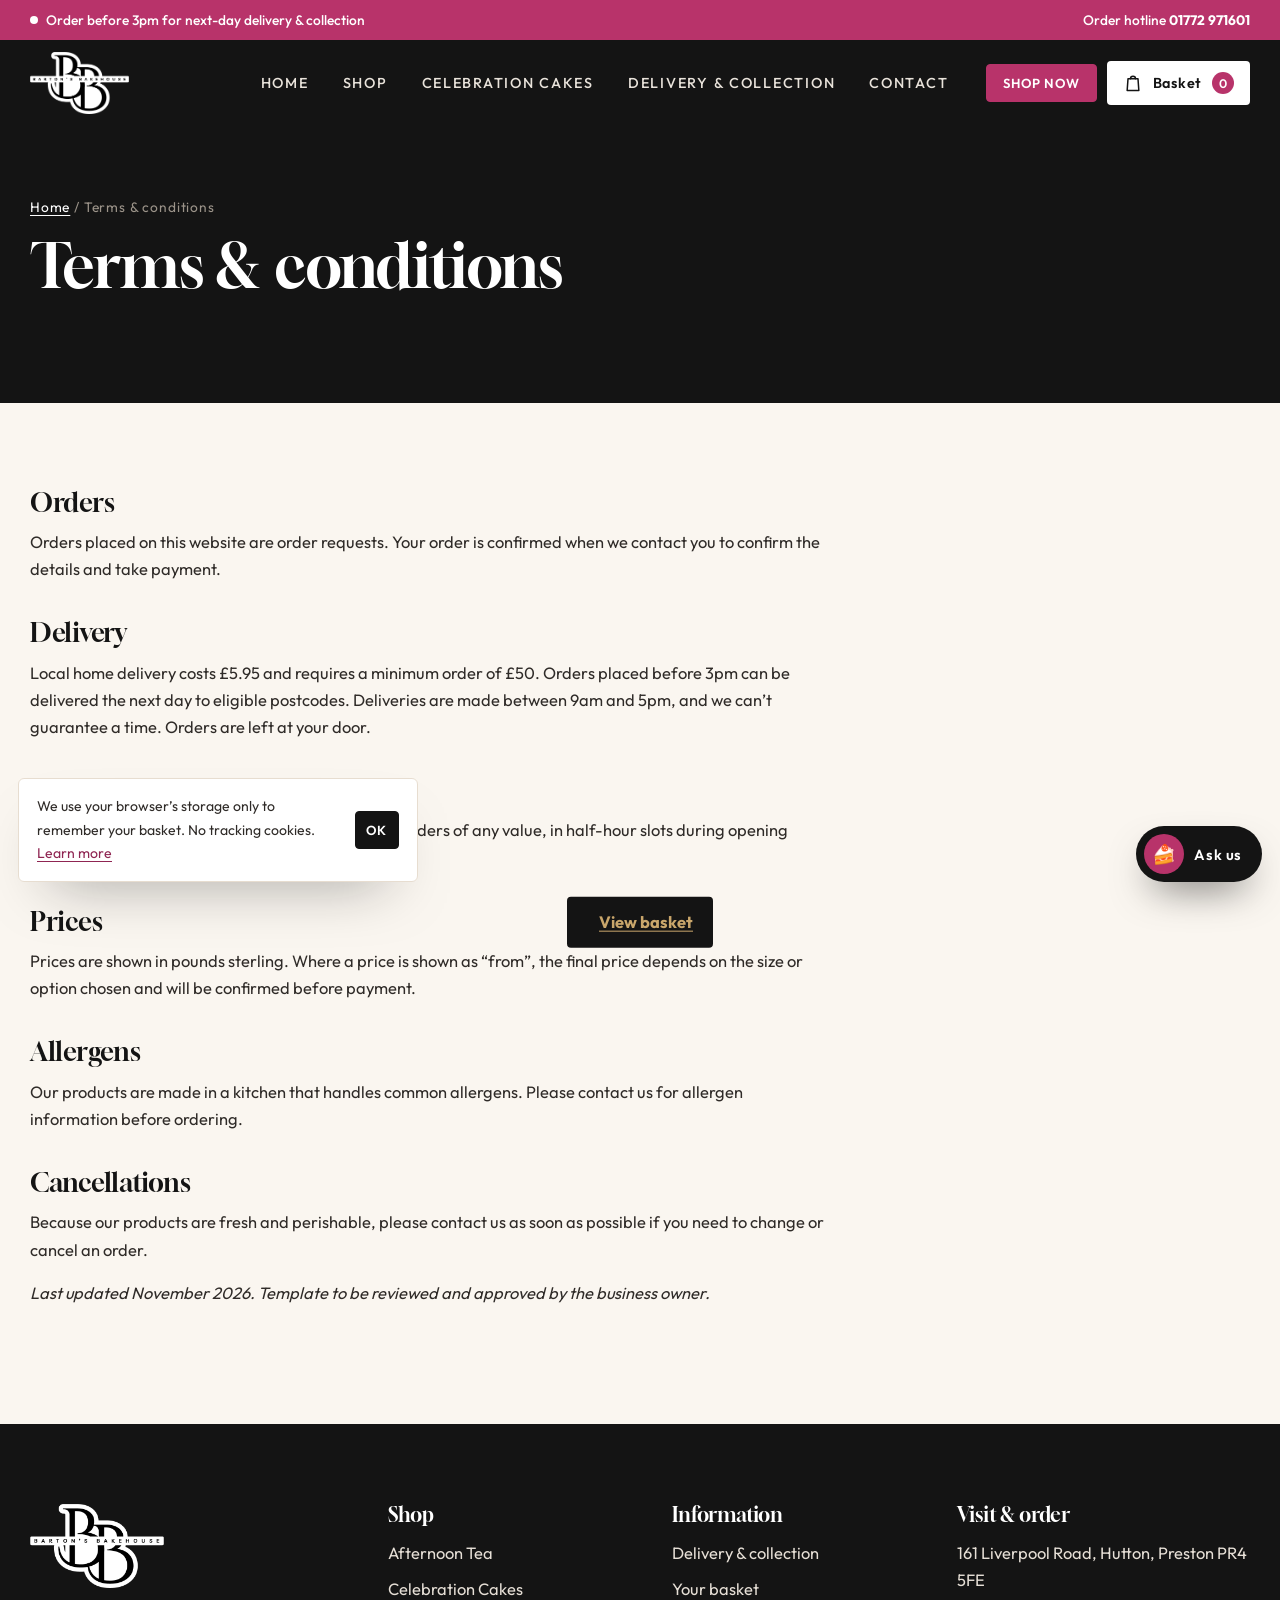
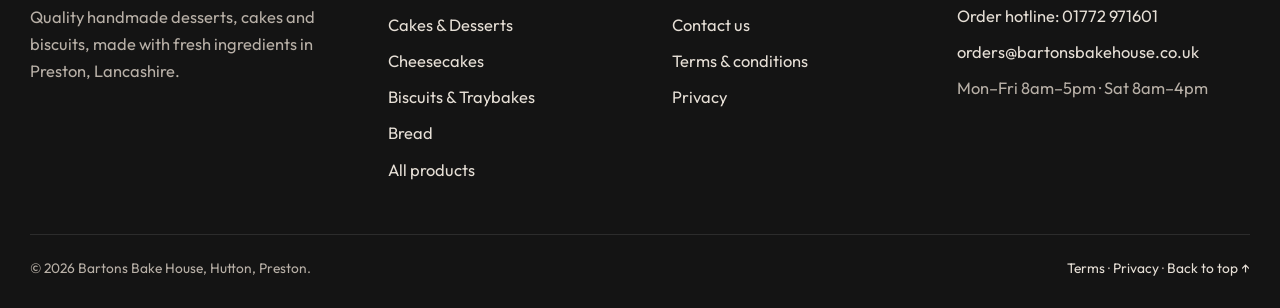
<file: bartons-bakehouse-WEBSITE (1)/terms.html>
<!doctype html>
<html lang="en-GB" class="no-js">
<head>
<meta charset="utf-8">
<meta name="viewport" content="width=device-width, initial-scale=1, viewport-fit=cover">
<title>Terms &amp; Conditions | Bartons Bake House</title>
<meta name="description" content="Terms &amp;amp; conditions for Bartons Bake House.">
<link rel="canonical" href="https://bartonsbakehouses.co.uk/terms.html">
<meta name="theme-color" content="#141414">
<meta property="og:type" content="website">
<meta property="og:site_name" content="Bartons Bake House">
<meta property="og:title" content="Terms &amp; Conditions | Bartons Bake House">
<meta property="og:description" content="Terms &amp;amp; conditions for Bartons Bake House.">
<meta property="og:url" content="https://bartonsbakehouses.co.uk/terms.html">
<meta property="og:image" content="https://bartonsbakehouses.co.uk/og-image.jpg">
<meta property="og:locale" content="en_GB">
<meta name="twitter:card" content="summary_large_image">
<link rel="icon" href="favicon.png" type="image/png">
<link rel="apple-touch-icon" href="favicon.png">
<link rel="manifest" href="site.webmanifest">
<link rel="preconnect" href="https://fonts.googleapis.com">
<link rel="preconnect" href="https://fonts.gstatic.com" crossorigin>
<link href="https://fonts.googleapis.com/css2?family=Gloock&family=Outfit:wght@300;400;500;600;700&display=swap" rel="stylesheet">
<link rel="stylesheet" href="styles.css">
<script type="application/ld+json">{"@context": "https://schema.org", "@type": "Bakery", "name": "Bartons Bake House", "url": "https://bartonsbakehouses.co.uk", "telephone": "+441772971601", "email": "orders@bartonsbakehouse.co.uk", "image": "https://bartonsbakehouses.co.uk/og-image.jpg", "logo": "https://bartonsbakehouses.co.uk/favicon.png", "priceRange": "£", "address": {"@type": "PostalAddress", "streetAddress": "161 Liverpool Road, Hutton", "addressLocality": "Preston", "postalCode": "PR4 5FE", "addressCountry": "GB"}, "openingHoursSpecification": [{"@type": "OpeningHoursSpecification", "dayOfWeek": ["Monday", "Tuesday", "Wednesday", "Thursday", "Friday"], "opens": "08:00", "closes": "17:00"}, {"@type": "OpeningHoursSpecification", "dayOfWeek": "Saturday", "opens": "08:00", "closes": "16:00"}], "areaServed": ["Preston", "Lancaster", "Blackpool & the Fylde", "Wigan", "Bolton", "Blackburn, Darwen & Clitheroe"], "hasMap": "https://www.google.com/maps/search/?api=1&query=Bartons%20Bake%20House%2C%20161%20Liverpool%20Road%2C%20Hutton%2C%20Preston%20PR4%205FE"}</script>
<script defer src="site-config.js"></script>
<script defer src="main.js"></script>
<script defer src="chatbot.js"></script>
</head>
<body>
<a class="skip" href="#main">Skip to content</a>
<div class="topbar"><div class="wrap"><span class="cut">Order before 3pm for next-day delivery &amp; collection</span><span class="hide-s">Order hotline <a href="tel:+441772971601">01772 971601</a></span></div></div>
<header class="hdr">
  <div class="wrap hdr-in">
    <a class="logo" href="index.html" aria-label="Bartons Bake House home"><img src="bb-logo-light.png" alt="Bartons Bake House" width="468" height="294"></a>
    <nav class="nav" id="nav" aria-label="Main"><ul><li><a href="index.html">Home</a></li><li><a href="shop.html">Shop</a></li><li><a href="shop.html?cat=celebration-cakes">Celebration Cakes</a></li><li><a href="delivery.html">Delivery & Collection</a></li><li><a href="contact.html">Contact</a></li>
      <li class="m-only"><a class="btn btn-rasp btn-block" href="shop.html"><svg viewBox="0 0 24 24" fill="none" stroke="currentColor" stroke-width="1.8" stroke-linecap="round" stroke-linejoin="round" aria-hidden="true"><path d="M6 7h12l1 14H5z"/><path d="M9 7a3 3 0 0 1 6 0"/></svg> Shop now</a></li>
      <li class="m-only"><a class="btn btn-light btn-block" href="tel:+441772971601"><svg viewBox="0 0 24 24" fill="none" stroke="currentColor" stroke-width="1.8" stroke-linecap="round" stroke-linejoin="round" aria-hidden="true"><path d="M22 16.9v3a2 2 0 0 1-2.2 2 19.8 19.8 0 0 1-8.6-3.1 19.5 19.5 0 0 1-6-6A19.8 19.8 0 0 1 2.1 4.2 2 2 0 0 1 4.1 2h3a2 2 0 0 1 2 1.7c.1.9.4 1.8.7 2.7a2 2 0 0 1-.5 2.1L8 9.8a16 16 0 0 0 6 6l1.3-1.3a2 2 0 0 1 2.1-.4c.9.3 1.8.6 2.7.7a2 2 0 0 1 1.7 2z"/></svg> 01772 971601</a></li></ul></nav>
    <div class="hdr-cta">
      <a class="btn btn-rasp btn-sm" href="shop.html">Shop now</a>
      <a class="cart-btn" href="order.html" aria-label="Basket"><svg viewBox="0 0 24 24" fill="none" stroke="currentColor" stroke-width="1.8" stroke-linecap="round" stroke-linejoin="round" aria-hidden="true"><path d="M6 7h12l1 14H5z"/><path d="M9 7a3 3 0 0 1 6 0"/></svg><span class="lbl">Basket</span><span class="count">0</span></a>
      <button class="burger" aria-label="Open menu" aria-expanded="false" aria-controls="nav"><span></span><span></span><span></span></button>
    </div>
  </div>
</header>
<main id="main">
<section class="phero"><div class="wrap load"><div class="crumbs"><a href="index.html">Home</a> / Terms &amp; conditions</div><h1>Terms &amp; conditions</h1><p class="lead"></p></div></section><section class="sec" style="padding-top:50px"><div class="wrap"><div class="legal"><h2>Orders</h2><p>Orders placed on this website are order requests. Your order is confirmed when we contact you to confirm the details and take payment.</p><h2>Delivery</h2><p>Local home delivery costs £5.95 and requires a minimum order of £50. Orders placed before 3pm can be delivered the next day to eligible postcodes. Deliveries are made between 9am and 5pm, and we can’t guarantee a time. Orders are left at your door.</p><h2>Collection</h2><p>Click & collect from our Hutton shop is available for orders of any value, in half-hour slots during opening hours. Same-day collections aren’t available.</p><h2>Prices</h2><p>Prices are shown in pounds sterling. Where a price is shown as “from”, the final price depends on the size or option chosen and will be confirmed before payment.</p><h2>Allergens</h2><p>Our products are made in a kitchen that handles common allergens. Please contact us for allergen information before ordering.</p><h2>Cancellations</h2><p>Because our products are fresh and perishable, please contact us as soon as possible if you need to change or cancel an order.</p><p><em>Last updated November 2026. Template to be reviewed and approved by the business owner.</em></p></div></div></section>
</main>
<footer class="foot">
  <div class="wrap foot-grid">
    <div><a class="logo" href="index.html"><img src="bb-logo-light.png" alt="Bartons Bake House" width="468" height="294"></a>
      <p>Quality handmade desserts, cakes and biscuits, made with fresh ingredients in Preston, Lancashire.</p></div>
    <div><h4>Shop</h4><ul><li><a href="shop.html?cat=afternoon-tea">Afternoon Tea</a></li><li><a href="shop.html?cat=celebration-cakes">Celebration Cakes</a></li><li><a href="shop.html?cat=cakes-and-desserts">Cakes & Desserts</a></li><li><a href="shop.html?cat=cheesecakes">Cheesecakes</a></li><li><a href="shop.html?cat=biscuits">Biscuits & Traybakes</a></li><li><a href="shop.html?cat=bread">Bread</a></li><li><a href="shop.html">All products</a></li></ul></div>
    <div><h4>Information</h4><ul><li><a href="delivery.html">Delivery &amp; collection</a></li><li><a href="order.html">Your basket</a></li><li><a href="contact.html">Contact us</a></li><li><a href="terms.html">Terms &amp; conditions</a></li><li><a href="privacy.html">Privacy</a></li></ul></div>
    <div><h4>Visit &amp; order</h4><ul>
      <li><a href="https://www.google.com/maps/search/?api=1&query=Bartons%20Bake%20House%2C%20161%20Liverpool%20Road%2C%20Hutton%2C%20Preston%20PR4%205FE" target="_blank" rel="noopener">161 Liverpool Road, Hutton, Preston PR4 5FE</a></li>
      <li><a href="tel:+441772971601">Order hotline: 01772 971601</a></li>
      <li><a href="mailto:orders@bartonsbakehouse.co.uk">orders@bartonsbakehouse.co.uk</a></li>
      <li>Mon–Fri 8am–5pm · Sat 8am–4pm</li></ul></div>
  </div>
  <div class="wrap foot-bottom"><span>© <span data-year>2026</span> Bartons Bake House, Hutton, Preston.</span><span><a href="terms.html">Terms</a> · <a href="privacy.html">Privacy</a> · <a href="#main">Back to top ↑</a></span></div>
</footer>
<aside class="drawer" aria-hidden="true" aria-label="Your basket">
  <div class="shade"></div>
  <div class="panel" role="dialog" aria-modal="true" aria-label="Your basket">
    <div class="dh"><h3>Your basket</h3><button class="x" type="button" aria-label="Close basket">✕</button></div>
    <div class="items"></div>
    <div class="df"><div class="tot"><span>Subtotal</span><b>£0.00</b></div><div class="mt"></div>
      <a class="btn btn-rasp btn-block" href="order.html">Checkout <svg class="arr" viewBox="0 0 24 24" fill="none" stroke="currentColor" stroke-width="1.8" stroke-linecap="round" stroke-linejoin="round" aria-hidden="true"><path d="M5 12h14M13 6l6 6-6 6"/></svg></a><button class="btn btn-line btn-block" type="button" onclick="document.querySelector('.drawer .x').click()" style="margin-top:10px">Keep shopping</button></div>
  </div>
</aside>
<div class="toast" role="status" aria-live="polite"><span></span><a href="#">View basket</a></div>
<div class="mbar"><a class="btn btn-line" href="tel:+441772971601"><svg viewBox="0 0 24 24" fill="none" stroke="currentColor" stroke-width="1.8" stroke-linecap="round" stroke-linejoin="round" aria-hidden="true"><path d="M22 16.9v3a2 2 0 0 1-2.2 2 19.8 19.8 0 0 1-8.6-3.1 19.5 19.5 0 0 1-6-6A19.8 19.8 0 0 1 2.1 4.2 2 2 0 0 1 4.1 2h3a2 2 0 0 1 2 1.7c.1.9.4 1.8.7 2.7a2 2 0 0 1-.5 2.1L8 9.8a16 16 0 0 0 6 6l1.3-1.3a2 2 0 0 1 2.1-.4c.9.3 1.8.6 2.7.7a2 2 0 0 1 1.7 2z"/></svg> Call</a><a class="btn btn-rasp" href="shop.html"><svg viewBox="0 0 24 24" fill="none" stroke="currentColor" stroke-width="1.8" stroke-linecap="round" stroke-linejoin="round" aria-hidden="true"><path d="M6 7h12l1 14H5z"/><path d="M9 7a3 3 0 0 1 6 0"/></svg> Shop</a></div>
<div class="cookie" hidden><p>We use your browser’s storage only to remember your basket. No tracking cookies. <a href="privacy.html">Learn more</a></p><button class="btn btn-sm" type="button">OK</button></div>
</body>
</html>
</file>
<file: bartons-bakehouse-WEBSITE (1)/styles.css>
/* Bartons Bake House – "Noir & Raspberry" patisserie theme. No frameworks. */
:root {
  --ink: #141414;
  --ink-2: #2a2725;
  --paper: #faf6f0;
  --cream: #f3ebe0;
  --white: #fff;
  --rasp: #b8336a;
  --rasp-d: #8f2552;
  --rasp-l: #f8e4ec;
  --gold: #c9a66b;
  --gold-l: #f4ead9;
  --text: #2f2b28;
  --muted: #736b64;
  --line: #e7ddd0;
  --ok: #2e7d4f;
  --r: 18px;
  --sh: 0 28px 60px -34px rgba(20, 20, 20, .5);
  --sh-sm: 0 10px 26px -16px rgba(20, 20, 20, .35);
  --ease: cubic-bezier(.22, .7, .2, 1);
  --serif: 'Gloock', Georgia, serif;
  --sans: 'Outfit', system-ui, -apple-system, 'Segoe UI', sans-serif;
}
*, *::before, *::after { box-sizing: border-box; }
html { scroll-behavior: smooth; -webkit-text-size-adjust: 100%; }
body { margin: 0; font-family: var(--sans); font-size: 1.03rem; line-height: 1.65; color: var(--text); background: var(--paper); overflow-x: hidden; }
img { max-width: 100%; display: block; }
a { color: var(--rasp-d); text-underline-offset: 3px; }
h1, h2, h3, h4 { font-family: var(--serif); font-weight: 400; color: var(--ink); line-height: 1.08; margin: 0 0 .5em; letter-spacing: -.01em; }
h1 { font-size: clamp(2.6rem, 5.8vw, 4.8rem); }
h2 { font-size: clamp(2rem, 3.8vw, 3.1rem); }
h3 { font-size: 1.3rem; }
h1 i, h2 i { font-style: normal; color: var(--rasp); }
p { margin: 0 0 1em; }
.wrap { width: min(1220px, 100% - 40px); margin-inline: auto; }
.sr-only { position: absolute; width: 1px; height: 1px; overflow: hidden; clip: rect(0 0 0 0); white-space: nowrap; }
.skip { position: absolute; left: -999px; top: 8px; background: var(--ink); color: #fff; padding: 10px 16px; border-radius: 10px; z-index: 100; }
.skip:focus { left: 8px; }
:focus-visible { outline: 3px solid var(--rasp); outline-offset: 3px; border-radius: 6px; }
.hide, [hidden] { display: none !important; }

/* ---------- Buttons ---------- */
.btn { position: relative; display: inline-flex; align-items: center; justify-content: center; gap: 10px; padding: 15px 26px; border-radius: 4px; border: 1.5px solid var(--ink); background: var(--ink); color: #fff; font: 600 .95rem var(--sans); letter-spacing: .06em; text-transform: uppercase; text-decoration: none; cursor: pointer; overflow: hidden; isolation: isolate; white-space: nowrap; transition: color .35s, border-color .35s, transform .3s var(--ease); }
.btn::before { content: ''; position: absolute; inset: 0; background: var(--rasp); transform: scaleX(0); transform-origin: right; transition: transform .45s var(--ease); z-index: -1; }
.btn:hover { border-color: var(--rasp); }
.btn:hover::before { transform: scaleX(1); transform-origin: left; }
.btn:active { transform: scale(.97); }
.btn svg { width: 18px; height: 18px; flex: none; }
.btn .arr { transition: transform .3s var(--ease); }
.btn:hover .arr { transform: translateX(5px); }
.btn-rasp { background: var(--rasp); border-color: var(--rasp); }
.btn-rasp::before { background: var(--ink); }
.btn-rasp:hover { border-color: var(--ink); }
.btn-line { background: transparent; color: var(--ink); }
.btn-line::before { background: var(--ink); }
.btn-line:hover { color: #fff; border-color: var(--ink); }
.btn-light { background: transparent; color: #fff; border-color: rgba(255, 255, 255, .7); }
.btn-light::before { background: #fff; }
.btn-light:hover { color: var(--ink); border-color: #fff; }
.btn-sm { padding: 10px 16px; font-size: .82rem; }
.btn-block { width: 100%; }
.btn[disabled] { opacity: .5; pointer-events: none; }
.btn-row { display: flex; flex-wrap: wrap; gap: 14px; margin-top: 28px; }
.spinner { display: none; width: 16px; height: 16px; border: 2.5px solid currentColor; border-right-color: transparent; border-radius: 50%; animation: spin .8s linear infinite; }
.loading .spinner { display: inline-block; }
@keyframes spin { to { transform: rotate(360deg); } }

/* ---------- Top bar + header ---------- */
.topbar { background: var(--rasp); color: #fff; font-size: .86rem; font-weight: 500; }
.topbar .wrap { display: flex; justify-content: space-between; align-items: center; gap: 14px; min-height: 40px; flex-wrap: wrap; }
.topbar a { color: #fff; font-weight: 700; text-decoration: none; }
.topbar .cut { display: inline-flex; align-items: center; gap: 8px; }
.topbar .cut::before { content: ''; width: 8px; height: 8px; border-radius: 50%; background: #fff; animation: blink 1.6s infinite; }
@keyframes blink { 50% { opacity: .25; } }
.hdr { position: sticky; top: 0; z-index: 50; background: var(--ink); color: #fff; transition: box-shadow .3s; }
.hdr.scrolled { box-shadow: 0 12px 30px -20px rgba(0, 0, 0, .8); }
.hdr-in { display: flex; align-items: center; gap: 24px; height: 86px; transition: height .3s; }
.hdr.scrolled .hdr-in { height: 70px; }
.logo { display: block; flex: none; }
.logo img { height: 62px; width: auto; transition: height .3s, transform .4s var(--ease); }
.hdr.scrolled .logo img { height: 50px; }
.logo:hover img { transform: scale(1.04); }
.nav { margin-left: auto; }
.nav ul { list-style: none; display: flex; gap: 6px; margin: 0; padding: 0; align-items: center; }
.nav a { position: relative; display: block; padding: 10px 14px; color: #e9e3db; text-decoration: none; font: 500 .9rem var(--sans); letter-spacing: .12em; text-transform: uppercase; white-space: nowrap; transition: color .25s; }
.nav a::after { content: ''; position: absolute; left: 14px; right: 14px; bottom: 4px; height: 1.5px; background: var(--gold); transform: scaleX(0); transition: transform .35s var(--ease); }
.nav a:hover { color: #fff; }
.nav a:hover::after, .nav a[aria-current="page"]::after { transform: scaleX(1); }
.nav a[aria-current="page"] { color: var(--gold); }
.nav .m-only { display: none; }
.hdr-cta { display: flex; gap: 10px; align-items: center; }
.cart-btn { position: relative; display: inline-flex; align-items: center; gap: 10px; padding: 11px 16px; border-radius: 4px; background: #fff; color: var(--ink); text-decoration: none; font: 600 .9rem var(--sans); letter-spacing: .05em; border: 0; cursor: pointer; transition: background .25s, transform .3s var(--ease); }
.cart-btn:hover { background: var(--gold-l); }
.cart-btn svg { width: 20px; height: 20px; }
.cart-btn .count { min-width: 22px; height: 22px; padding: 0 6px; border-radius: 11px; background: var(--rasp); color: #fff; font-size: .78rem; display: grid; place-items: center; }
.cart-btn.bump { animation: bump .5s var(--ease); }
@keyframes bump { 30% { transform: scale(1.12) rotate(-3deg); } 60% { transform: scale(.96); } }
.burger { display: none; width: 46px; height: 46px; border-radius: 4px; border: 1.5px solid rgba(255, 255, 255, .5); background: transparent; cursor: pointer; padding: 0; flex-direction: column; justify-content: center; align-items: center; gap: 5px; }
.burger span { width: 20px; height: 2px; background: #fff; border-radius: 2px; transition: transform .3s var(--ease), opacity .3s; }
.burger[aria-expanded="true"] span:nth-child(1) { transform: translateY(7px) rotate(45deg); }
.burger[aria-expanded="true"] span:nth-child(2) { opacity: 0; }
.burger[aria-expanded="true"] span:nth-child(3) { transform: translateY(-7px) rotate(-45deg); }

/* ---------- Animations ---------- */
.load { animation: rise .9s var(--ease) both; }
.load:nth-child(2) { animation-delay: .15s; }
@keyframes rise { from { opacity: 0; transform: translateY(24px); } to { opacity: 1; transform: none; } }
.no-js .rv, .rv.in { opacity: 1; transform: none; }
.rv { opacity: 0; transform: translateY(28px); transition: opacity .8s var(--ease), transform .8s var(--ease); }
.d1 { transition-delay: .07s; } .d2 { transition-delay: .14s; } .d3 { transition-delay: .21s; } .d4 { transition-delay: .28s; }

/* ---------- Sections ---------- */
.sec { padding: 100px 0; position: relative; }
.sec-cream { background: var(--cream); }
.sec-ink { background: var(--ink); color: #d9d2c9; }
.sec-ink h2, .sec-ink h3 { color: #fff; }
.sec-ink h2 i { color: var(--gold); }
.eyebrow { display: inline-flex; align-items: center; gap: 12px; font: 600 .78rem var(--sans); letter-spacing: .22em; text-transform: uppercase; color: var(--rasp); margin-bottom: 14px; }
.eyebrow::before { content: ''; width: 34px; height: 1.5px; background: currentColor; }
.sec-ink .eyebrow { color: var(--gold); }
.head { max-width: 700px; margin-bottom: 48px; }
.head.center { margin-inline: auto; text-align: center; }
.head.center .eyebrow::after { content: ''; width: 34px; height: 1.5px; background: currentColor; }
.head p { color: var(--muted); font-size: 1.08rem; }
.sec-ink .head p { color: #b8b0a7; }
.head-row { display: flex; justify-content: space-between; align-items: end; gap: 24px; flex-wrap: wrap; margin-bottom: 42px; }
.head-row .head { margin: 0; }
.lead { font-size: 1.16rem; color: var(--muted); max-width: 560px; }
.split { display: grid; grid-template-columns: 1fr 1fr; gap: 64px; align-items: center; }
.split > * { min-width: 0; }

/* ---------- Hero ---------- */
.hero { position: relative; background: var(--ink); color: #e6dfd6; overflow: hidden; }
.hero-in { display: grid; grid-template-columns: 1fr 1.05fr; gap: 50px; align-items: center; padding: 70px 0 90px; }
.hero-in > * { min-width: 0; }
.hero h1 { color: #fff; }
.hero h1 i { color: var(--gold); }
.hero .lead { color: #bdb5ab; }
.hero .badges { display: flex; flex-wrap: wrap; gap: 10px 22px; margin-top: 34px; font-size: .92rem; color: #cfc7bd; }
.hero .badges span { display: inline-flex; align-items: center; gap: 8px; }
.hero .badges svg { width: 18px; height: 18px; color: var(--gold); }
.mosaic { display: grid; grid-template-columns: 1fr 1fr 1fr; grid-template-rows: 190px 190px 190px; gap: 12px; }
.mosaic div { overflow: hidden; border-radius: 4px; position: relative; }
.mosaic img { width: 100%; height: 100%; object-fit: cover; transition: transform 1s var(--ease); }
.mosaic div:hover img { transform: scale(1.08); }
.mosaic .m1 { grid-column: span 2; grid-row: span 2; }
.mosaic .m4 { grid-column: span 2; }
.mosaic div { animation: tile .9s var(--ease) both; }
.mosaic div:nth-child(2) { animation-delay: .1s; } .mosaic div:nth-child(3) { animation-delay: .2s; } .mosaic div:nth-child(4) { animation-delay: .3s; } .mosaic div:nth-child(5) { animation-delay: .4s; }
@keyframes tile { from { opacity: 0; transform: scale(.94); } to { opacity: 1; transform: none; } }
.mosaic .price { position: absolute; left: 10px; bottom: 10px; background: rgba(20, 20, 20, .78); color: #fff; padding: 5px 10px; border-radius: 3px; font-size: .8rem; font-weight: 600; backdrop-filter: blur(4px); }

/* ---------- Info strip ---------- */
.strip { background: var(--white); border-bottom: 1px solid var(--line); }
.strip .wrap { display: grid; grid-template-columns: repeat(4, 1fr); }
.strip .it { display: flex; gap: 14px; align-items: center; padding: 24px 20px; border-right: 1px solid var(--line); }
.strip .it:last-child { border-right: 0; }
.strip i { flex: none; width: 46px; height: 46px; border-radius: 50%; background: var(--rasp-l); color: var(--rasp); display: grid; place-items: center; }
.strip i svg { width: 22px; height: 22px; }
.strip b { display: block; font-family: var(--serif); font-weight: 400; font-size: 1.2rem; color: var(--ink); line-height: 1.1; }
.strip small { color: var(--muted); font-size: .86rem; }

/* ---------- Category tiles ---------- */
.cats { display: grid; grid-template-columns: repeat(3, 1fr); gap: 18px; }
.cats > * { min-width: 0; }
.cat { position: relative; display: block; aspect-ratio: 4 / 3.2; overflow: hidden; border-radius: 4px; color: #fff; text-decoration: none; }
.cat img { width: 100%; height: 100%; object-fit: cover; transition: transform 1s var(--ease); }
.cat::after { content: ''; position: absolute; inset: 0; background: linear-gradient(to top, rgba(10, 10, 10, .82), rgba(10, 10, 10, .05) 60%); transition: background .4s; }
.cat:hover img { transform: scale(1.08); }
.cat:hover::after { background: linear-gradient(to top, rgba(143, 37, 82, .85), rgba(10, 10, 10, .05) 70%); }
.cat .t { position: absolute; left: 22px; right: 22px; bottom: 20px; z-index: 1; display: flex; justify-content: space-between; align-items: end; gap: 10px; }
.cat h3 { color: #fff; margin: 0; font-size: 1.6rem; }
.cat small { display: block; color: #e6dfd6; font-size: .86rem; margin-top: 4px; }
.cat .go { width: 44px; height: 44px; border-radius: 50%; border: 1.5px solid rgba(255, 255, 255, .7); display: grid; place-items: center; flex: none; transition: transform .4s var(--ease), background .3s; }
.cat .go svg { width: 18px; height: 18px; }
.cat:hover .go { transform: rotate(-45deg); background: #fff; color: var(--rasp); }

/* ---------- Product cards ---------- */
.grid { display: grid; grid-template-columns: repeat(4, 1fr); gap: 22px; }
.grid > * { min-width: 0; }
.pcard { display: flex; flex-direction: column; background: var(--white); border: 1px solid var(--line); border-radius: 6px; overflow: hidden; transition: transform .4s var(--ease), box-shadow .4s var(--ease); }
.pcard:hover { transform: translateY(-6px); box-shadow: var(--sh); }
.pcard .ph { position: relative; aspect-ratio: 1; overflow: hidden; background: var(--cream); }
.pcard .ph img { width: 100%; height: 100%; object-fit: cover; transition: transform .9s var(--ease); }
.pcard:hover .ph img { transform: scale(1.07); }
.pcard .ph .noimg { width: 100%; height: 100%; display: grid; place-items: center; color: var(--gold); }
.pcard .ph .noimg svg { width: 64px; height: 64px; }
.pcard .tags { position: absolute; top: 10px; left: 10px; display: flex; gap: 6px; flex-wrap: wrap; }
.tag { font: 600 .68rem var(--sans); letter-spacing: .1em; text-transform: uppercase; padding: 4px 9px; border-radius: 3px; background: #fff; color: var(--ink); }
.tag.v { background: var(--ok); color: #fff; }
.tag.n { background: var(--rasp); color: #fff; }
.pcard .bd { padding: 16px 18px 18px; display: flex; flex-direction: column; flex: 1; }
.pcard .cn { font-size: .72rem; letter-spacing: .14em; text-transform: uppercase; color: var(--muted); margin-bottom: 4px; }
.pcard h3 { font-size: 1.12rem; margin-bottom: 10px; line-height: 1.2; }
.pcard .row { margin-top: auto; display: flex; justify-content: space-between; align-items: center; gap: 10px; }
.pcard .pr { font: 400 1.35rem var(--serif); color: var(--ink); }
.pcard .pr small { font: 500 .78rem var(--sans); color: var(--muted); display: block; line-height: 1; margin-bottom: 2px; }
.add { position: relative; display: inline-flex; align-items: center; gap: 6px; padding: 10px 14px; border-radius: 4px; border: 1.5px solid var(--ink); background: #fff; color: var(--ink); font: 600 .8rem var(--sans); letter-spacing: .06em; text-transform: uppercase; cursor: pointer; transition: background .25s, color .25s, border-color .25s; }
.add:hover { background: var(--ink); color: #fff; }
.add svg { width: 16px; height: 16px; }
.add.added { background: var(--ok); border-color: var(--ok); color: #fff; }
.qtyc { display: inline-flex; align-items: center; border: 1.5px solid var(--ink); border-radius: 4px; overflow: hidden; }
.qtyc button { width: 36px; height: 38px; border: 0; background: #fff; font-size: 1.15rem; cursor: pointer; transition: background .2s; color: var(--ink); }
.qtyc button:hover { background: var(--gold-l); }
.qtyc span { min-width: 30px; text-align: center; font-weight: 700; }

/* ---------- Shop tools ---------- */
.tabs-wrap { overflow-x: auto; margin-bottom: 26px; scrollbar-width: none; }
.tabs-wrap::-webkit-scrollbar { display: none; }
.tabs { position: relative; display: inline-flex; gap: 2px; border-bottom: 1.5px solid var(--line); min-width: max-content; }
.tabs button { position: relative; z-index: 1; border: 0; background: transparent; font: 500 .92rem var(--sans); letter-spacing: .08em; text-transform: uppercase; color: var(--muted); padding: 14px 18px; cursor: pointer; transition: color .3s; white-space: nowrap; }
.tabs button span { font-size: .78rem; opacity: .7; margin-left: 4px; }
.tabs button[aria-selected="true"] { color: var(--ink); }
.tabs .ind { position: absolute; bottom: -1.5px; left: 0; height: 3px; background: var(--rasp); transition: transform .45s var(--ease), width .45s var(--ease); }
.tools { display: flex; justify-content: space-between; align-items: center; gap: 14px; flex-wrap: wrap; margin-bottom: 26px; }
.tools p { margin: 0; color: var(--muted); }
.tools .r { display: flex; gap: 10px; flex-wrap: wrap; }
.search, .sort { display: flex; align-items: center; gap: 8px; background: #fff; border: 1.5px solid var(--line); border-radius: 4px; padding: 0 14px; transition: border-color .25s; }
.search:focus-within, .sort:focus-within { border-color: var(--ink); }
.search svg { width: 18px; height: 18px; color: var(--muted); }
.search input, .sort select { border: 0; outline: 0; font: inherit; padding: 11px 0; background: transparent; min-width: 200px; }
.sort select { min-width: 150px; cursor: pointer; }
.empty { display: none; text-align: center; padding: 50px 20px; border: 1.5px dashed var(--line); border-radius: 6px; color: var(--muted); }

/* ---------- Mini cart drawer ---------- */
.drawer { position: fixed; inset: 0; z-index: 80; pointer-events: none; }
.drawer .shade { position: absolute; inset: 0; background: rgba(20, 20, 20, .5); opacity: 0; transition: opacity .35s; }
.drawer .panel { position: absolute; top: 0; right: 0; bottom: 0; width: min(420px, 100%); background: var(--paper); transform: translateX(100%); transition: transform .45s var(--ease); display: flex; flex-direction: column; visibility: hidden; transition: transform .45s var(--ease), visibility 0s .45s; }
.drawer.open { pointer-events: auto; }
.drawer.open .shade { opacity: 1; }
.drawer.open .panel { transform: none; visibility: visible; transition: transform .45s var(--ease), visibility 0s; box-shadow: -30px 0 60px -30px rgba(0, 0, 0, .5); }
.drawer .dh { display: flex; justify-content: space-between; align-items: center; padding: 20px 22px; background: var(--ink); color: #fff; }
.drawer .dh h3 { color: #fff; margin: 0; }
.drawer .x { width: 38px; height: 38px; border-radius: 50%; border: 1.5px solid rgba(255, 255, 255, .5); background: transparent; color: #fff; cursor: pointer; font-size: 1rem; }
.drawer .items { flex: 1; overflow-y: auto; padding: 16px 22px; }
.drawer .df { padding: 18px 22px 22px; border-top: 1px solid var(--line); background: #fff; }
.line { display: grid; grid-template-columns: 64px 1fr auto; gap: 12px; align-items: center; padding: 12px 0; border-bottom: 1px solid var(--line); animation: rise .35s var(--ease); }
.line img, .line .ni { width: 64px; height: 64px; object-fit: cover; border-radius: 4px; background: var(--cream); }
.line b { display: block; font-weight: 600; font-size: .95rem; line-height: 1.25; }
.line small { color: var(--muted); }
.line .rm { border: 0; background: none; color: var(--muted); cursor: pointer; font-size: .8rem; text-decoration: underline; padding: 0; margin-top: 4px; }
.line .rm:hover { color: var(--rasp); }
.tot { display: flex; justify-content: space-between; align-items: baseline; font-weight: 600; margin-bottom: 10px; }
.tot b { font: 400 1.5rem var(--serif); }
.meter { height: 6px; border-radius: 6px; background: var(--line); overflow: hidden; margin: 6px 0 4px; }
.meter i { display: block; height: 100%; width: 0; background: var(--rasp); border-radius: 6px; transition: width .5s var(--ease), background .3s; }
.meter.full i { background: var(--ok); }
.meter-t { font-size: .86rem; color: var(--muted); margin-bottom: 14px; }
.cart-empty { text-align: center; color: var(--muted); padding: 40px 10px; }
.toast { position: fixed; left: 50%; bottom: 24px; z-index: 90; transform: translate(-50%, 140%); background: var(--ink); color: #fff; padding: 12px 20px; border-radius: 4px; font-weight: 500; box-shadow: var(--sh); transition: transform .45s var(--ease); display: flex; gap: 12px; align-items: center; }
.toast.show { transform: translate(-50%, 0); }
.toast a { color: var(--gold); font-weight: 700; }

/* ---------- Checkout ---------- */
.co { display: grid; grid-template-columns: 1.25fr .75fr; gap: 30px; align-items: start; }
.co > * { min-width: 0; }
.box { background: #fff; border: 1px solid var(--line); border-radius: 6px; padding: 30px; margin-bottom: 22px; }
.box h2 { font-size: 1.7rem; display: flex; align-items: center; gap: 12px; }
.box h2 .n { width: 34px; height: 34px; border-radius: 50%; background: var(--ink); color: #fff; font: 600 .95rem var(--sans); display: grid; place-items: center; flex: none; }
.summary { position: sticky; top: 100px; background: var(--ink); color: #e6dfd6; border-radius: 6px; padding: 28px; }
.summary h3 { color: #fff; font-size: 1.6rem; }
.summary .sl { display: flex; justify-content: space-between; gap: 10px; padding: 8px 0; border-bottom: 1px solid rgba(255, 255, 255, .1); font-size: .95rem; }
.summary .sl span:last-child { white-space: nowrap; }
.summary .grand { display: flex; justify-content: space-between; align-items: baseline; padding-top: 14px; margin-top: 6px; }
.summary .grand b { font: 400 2rem var(--serif); color: #fff; }
.summary .note { font-size: .84rem; color: #b8b0a7; margin-top: 12px; }
.choice { display: grid; grid-template-columns: 1fr 1fr; gap: 12px; }
.choice label { cursor: pointer; position: relative; }
.choice input { position: absolute; opacity: 0; width: 1px; height: 1px; }
.choice .cbox { display: block; height: 100%; padding: 18px; border: 1.5px solid var(--line); border-radius: 6px; transition: border-color .25s, background .25s, box-shadow .25s; }
.choice .cbox b { display: flex; align-items: center; gap: 10px; font-family: var(--serif); font-weight: 400; font-size: 1.25rem; color: var(--ink); }
.choice .cbox b svg { width: 22px; height: 22px; color: var(--rasp); }
.choice .cbox small { display: block; color: var(--muted); margin-top: 4px; }
.choice input:checked + .cbox { border-color: var(--rasp); background: var(--rasp-l); box-shadow: 0 0 0 3px rgba(184, 51, 106, .15); }
.choice input:focus-visible + .cbox { outline: 3px solid var(--rasp); outline-offset: 2px; }
.pc-res { margin-top: 10px; padding: 12px 14px; border-radius: 6px; font-size: .94rem; display: none; }
.pc-res.ok { display: block; background: #e7f4ec; color: #1f5a37; border: 1px solid #b6dcc4; }
.pc-res.no { display: block; background: #fcebee; color: #8f2552; border: 1px solid #f0c0cf; }
.cart-table { width: 100%; border-collapse: collapse; }
.cart-table td { padding: 12px 6px; border-bottom: 1px solid var(--line); vertical-align: middle; }
.cart-table td:last-child { text-align: right; white-space: nowrap; font-weight: 600; }
.cart-table img, .cart-table .ni { width: 58px; height: 58px; object-fit: cover; border-radius: 4px; background: var(--cream); }

/* ---------- Forms ---------- */
.fgrid { display: grid; grid-template-columns: 1fr 1fr; gap: 16px 18px; margin-top: 16px; }
.fgrid > * { min-width: 0; }
.f { display: flex; flex-direction: column; gap: 6px; border: 0; padding: 0; margin: 0; min-width: 0; }
.f.full { grid-column: 1 / -1; }
.f label, .f legend { font-weight: 600; font-size: .9rem; color: var(--ink); padding: 0; }
.f .opt { color: var(--muted); font-weight: 400; }
.f input, .f select, .f textarea { font: inherit; padding: 13px 14px; border-radius: 4px; border: 1.5px solid var(--line); background: var(--paper); color: var(--text); width: 100%; transition: border-color .25s, box-shadow .25s, background .25s; }
.f textarea { min-height: 110px; resize: vertical; }
.f input:focus, .f select:focus, .f textarea:focus { outline: 0; border-color: var(--ink); background: #fff; box-shadow: 0 0 0 4px rgba(20, 20, 20, .06); }
.f.bad input, .f.bad textarea, .f.bad select { border-color: #c62828; background: #fff7f7; }
.err { color: #b71c1c; font-size: .85rem; font-weight: 600; }
.err:empty { display: none; }
.hint { color: var(--muted); font-size: .85rem; }
.req { color: var(--rasp); }
.hp { position: absolute; left: -5000px; }
.status { margin-top: 16px; border-radius: 6px; font-weight: 500; }
.status:empty { display: none; }
.status.ok { background: #e7f4ec; border: 1.5px solid var(--ok); color: #1f5a37; padding: 18px; }
.status.bad { background: #fcebee; border: 1.5px solid #c62828; color: #8e1b1b; padding: 16px 18px; }
.done { text-align: center; padding: 50px 30px; }
.done .tick { width: 84px; height: 84px; border-radius: 50%; background: var(--ok); color: #fff; display: grid; place-items: center; margin: 0 auto 18px; animation: pop .6s var(--ease); }
.done .tick svg { width: 40px; height: 40px; stroke-dasharray: 30; stroke-dashoffset: 30; animation: draw .6s .3s var(--ease) forwards; }
@keyframes pop { from { transform: scale(.4); opacity: 0; } }
@keyframes draw { to { stroke-dashoffset: 0; } }
.ref { display: inline-block; font: 400 1.5rem var(--serif); letter-spacing: .06em; border: 1.5px dashed var(--rasp); padding: 8px 20px; border-radius: 4px; margin: 6px 0 16px; }

/* ---------- Steps / delivery ---------- */
.steps { display: grid; grid-template-columns: repeat(3, 1fr); gap: 0; border: 1px solid rgba(255, 255, 255, .12); }
.steps > * { min-width: 0; }
.step { padding: 36px 30px; border-right: 1px solid rgba(255, 255, 255, .12); position: relative; transition: background .35s; }
.step:last-child { border-right: 0; }
.step:hover { background: rgba(255, 255, 255, .04); }
.step .n { font: 400 3.4rem var(--serif); color: var(--gold); line-height: 1; display: block; margin-bottom: 14px; }
.step p { color: #b8b0a7; margin: 0; }
.zones { display: grid; grid-template-columns: repeat(2, 1fr); gap: 18px; }
.zones > * { min-width: 0; }
.zone { background: #fff; border: 1px solid var(--line); border-radius: 6px; padding: 24px; transition: transform .35s var(--ease), box-shadow .35s; }
.zone:hover { transform: translateY(-4px); box-shadow: var(--sh-sm); }
.zone h3 { margin-bottom: 4px; }
.zone .days { display: inline-block; font-size: .76rem; font-weight: 700; letter-spacing: .12em; text-transform: uppercase; color: var(--rasp); margin-bottom: 12px; }
.pcs { display: flex; flex-wrap: wrap; gap: 6px; }
.pcs span { font: 600 .84rem ui-monospace, SFMono-Regular, Menlo, monospace; padding: 4px 9px; border-radius: 3px; background: var(--cream); color: var(--ink); transition: background .25s, color .25s; }
.pcs span.hit { background: var(--rasp); color: #fff; }
.checker { display: flex; gap: 10px; max-width: 520px; margin-top: 22px; }
.checker input { flex: 1; min-width: 0; font: inherit; padding: 14px 16px; border: 1.5px solid var(--line); border-radius: 4px; text-transform: uppercase; background: #fff; }
.checker input:focus { outline: 0; border-color: var(--ink); }
.sec-ink .checker input { border-color: transparent; }
.hours { list-style: none; padding: 0; margin: 18px 0 0; max-width: 420px; }
.hours li { display: flex; justify-content: space-between; padding: 11px 0; border-bottom: 1px solid var(--line); }
.hours li.today { color: var(--rasp); font-weight: 700; }
.hours li.today::after { content: 'Today'; font-size: .7rem; letter-spacing: .1em; text-transform: uppercase; background: var(--rasp); color: #fff; padding: 2px 7px; border-radius: 3px; margin-left: 8px; align-self: center; }
.map { border-radius: 6px; overflow: hidden; min-height: 400px; border: 1px solid var(--line); background: var(--cream); }
.map iframe { width: 100%; height: 100%; min-height: 400px; border: 0; display: block; }
.salsa { display: flex; align-items: center; gap: 18px; padding: 20px 24px; background: #fff; border: 1px solid var(--line); border-radius: 6px; margin-top: 26px; }
.salsa img { flex: none; width: 140px; height: auto; background: var(--ink); padding: 12px 16px; border-radius: 4px; box-sizing: content-box; }
@media (max-width: 640px) { .salsa { flex-direction: column; align-items: flex-start; } }

/* ---------- FAQ ---------- */
.faq { max-width: 860px; margin: 0 auto; }
.faq details { border-bottom: 1px solid var(--line); }
.faq summary { list-style: none; cursor: pointer; padding: 22px 4px; font: 400 1.25rem var(--serif); color: var(--ink); display: flex; justify-content: space-between; gap: 16px; align-items: center; transition: color .25s; }
.faq summary:hover { color: var(--rasp); }
.faq summary::-webkit-details-marker { display: none; }
.faq summary::after { content: '+'; flex: none; font: 300 1.8rem var(--sans); transition: transform .35s var(--ease); }
.faq details[open] summary::after { transform: rotate(45deg); color: var(--rasp); }
.faq .ans { padding: 0 4px 22px; color: var(--muted); animation: rise .4s var(--ease); }
.faq .ans p:last-child { margin: 0; }

/* ---------- Page hero ---------- */
.phero { background: var(--ink); color: #d9d2c9; padding: 70px 0 74px; position: relative; overflow: hidden; }
.phero h1 { color: #fff; font-size: clamp(2.3rem, 5vw, 3.8rem); }
.phero h1 i { color: var(--gold); }
.phero .lead { color: #b8b0a7; }
.phero .strip-img { position: absolute; right: 0; top: 0; bottom: 0; width: 42%; display: grid; grid-template-columns: 1fr 1fr; gap: 6px; opacity: .55; }
.phero .strip-img img { width: 100%; height: 100%; object-fit: cover; }
.phero .strip-img::after { content: ''; position: absolute; inset: 0; background: linear-gradient(90deg, var(--ink), transparent 60%); }
.phero .wrap { position: relative; z-index: 1; }
.crumbs { font-size: .86rem; color: #9b9389; margin-bottom: 14px; letter-spacing: .06em; }
.crumbs a { color: #fff; }

/* ---------- Footer ---------- */
.foot { background: var(--ink); color: #b8b0a7; padding: 80px 0 28px; }
.foot-grid { display: grid; grid-template-columns: 1.3fr 1fr 1fr 1.2fr; gap: 40px; }
.foot-grid > * { min-width: 0; }
.foot .logo img { height: 84px; }
.foot h4 { color: #fff; font-size: 1.25rem; margin-bottom: 14px; }
.foot ul { list-style: none; padding: 0; margin: 0; display: grid; gap: 9px; }
.foot a { color: #e6dfd6; text-decoration: none; transition: color .2s; }
.foot a:hover { color: var(--gold); }
.foot p { margin-top: 16px; }
.foot-bottom { display: flex; justify-content: space-between; gap: 16px; flex-wrap: wrap; border-top: 1px solid rgba(255, 255, 255, .1); margin-top: 50px; padding-top: 22px; font-size: .86rem; }
.final { text-align: center; }
.final h2 { max-width: 760px; margin-inline: auto; }
.final .btn-row { justify-content: center; }
.legal { max-width: 800px; }
.legal h2 { font-size: 1.6rem; margin-top: 1.4em; }
.nf { padding: 120px 0; text-align: center; }
.nf .big { font: 400 clamp(6rem, 16vw, 10rem) / 1 var(--serif); color: var(--rasp); }
.nf .btn-row { justify-content: center; }

/* ---------- Mobile bar + cookie ---------- */
.mbar { display: none; }
.cookie { position: fixed; left: 18px; bottom: 18px; z-index: 75; max-width: 400px; background: #fff; border: 1px solid var(--line); border-radius: 6px; padding: 16px 18px; box-shadow: var(--sh); display: flex; gap: 14px; align-items: center; animation: rise .6s var(--ease); }
.cookie p { margin: 0; font-size: .88rem; }

/* ---------- Responsive ---------- */
@media (max-width: 1140px) {
  .nav a { padding: 10px 9px; font-size: .82rem; letter-spacing: .08em; }
  .hdr-cta .btn { display: none; }
  .grid { grid-template-columns: repeat(3, 1fr); }
}
@media (max-width: 980px) {
  .burger { display: flex; }
  .nav { position: fixed; top: 86px; left: 0; right: 0; bottom: 0; background: var(--ink); padding: 24px; opacity: 0; visibility: hidden; transform: translateY(-10px); transition: opacity .3s, visibility .3s, transform .35s var(--ease); z-index: 49; overflow-y: auto; }
  .hdr.scrolled .nav { top: 70px; }
  .nav.open { opacity: 1; visibility: visible; transform: none; }
  .nav ul { flex-direction: column; align-items: stretch; gap: 0; }
  .nav a { font-size: 1.05rem; padding: 16px 6px; border-bottom: 1px solid rgba(255, 255, 255, .1); }
  .nav a::after { display: none; }
  .nav .m-only { display: block; margin-top: 14px; }
  .nav .m-only a { border: 0; }
  .hero-in, .split, .co { grid-template-columns: 1fr; }
  .mosaic { grid-template-rows: 150px 150px 150px; }
  .strip .wrap { grid-template-columns: 1fr 1fr; }
  .strip .it:nth-child(2) { border-right: 0; }
  .strip .it:nth-child(-n+2) { border-bottom: 1px solid var(--line); }
  .cats { grid-template-columns: repeat(2, 1fr); }
  .grid { grid-template-columns: repeat(2, 1fr); }
  .steps { grid-template-columns: 1fr; }
  .step { border-right: 0; border-bottom: 1px solid rgba(255, 255, 255, .12); }
  .foot-grid { grid-template-columns: 1fr 1fr; }
  .summary { position: static; }
  .phero .strip-img { display: none; }
}
@media (max-width: 640px) {
  body { padding-bottom: 74px; }
  .sec { padding: 72px 0; }
  .wrap { width: calc(100% - 32px); }
  .hdr-in { height: 74px; gap: 12px; }
  .nav { top: 74px; }
  .logo img { height: 50px; }
  .cart-btn .lbl { display: none; }
  .topbar .hide-s { display: none; }
  .topbar .wrap { justify-content: center; }
  .mosaic { grid-template-columns: 1fr 1fr; grid-template-rows: 160px 120px 120px; }
  .mosaic .m1 { grid-column: span 2; grid-row: span 1; }
  .mosaic .m4 { grid-column: span 1; }
  .mosaic .m5 { display: none; }
  .strip .wrap { grid-template-columns: 1fr; }
  .strip .it { border-right: 0; border-bottom: 1px solid var(--line); padding: 18px 4px; }
  .cats, .zones, .fgrid, .choice { grid-template-columns: 1fr; }
  .grid { grid-template-columns: 1fr 1fr; gap: 12px; }
  .pcard .bd { padding: 12px; }
  .pcard h3 { font-size: .98rem; }
  .pcard .row { flex-direction: column; align-items: stretch; }
  .add { justify-content: center; }
  .search input { min-width: 0; width: 100%; }
  .tools .r, .search, .sort { width: 100%; }
  .foot-grid { grid-template-columns: 1fr; }
  .box, .summary { padding: 22px 18px; }
  .checker { flex-direction: column; }
  .mbar { display: grid; grid-template-columns: 1fr 1fr; gap: 10px; position: fixed; left: 0; right: 0; bottom: 0; z-index: 55; background: rgba(250, 246, 240, .97); border-top: 1px solid var(--line); padding: 10px 14px calc(10px + env(safe-area-inset-bottom)); }
  .mbar .btn { padding: 12px 10px; }
  .cookie { left: 12px; right: 12px; bottom: 150px; max-width: none; }
  .toast { bottom: 90px; width: calc(100% - 32px); justify-content: space-between; }
}
@media (prefers-reduced-motion: reduce) {
  *, *::before, *::after { animation: none !important; transition: none !important; scroll-behavior: auto !important; }
  .rv { opacity: 1; transform: none; }
}
</file>
